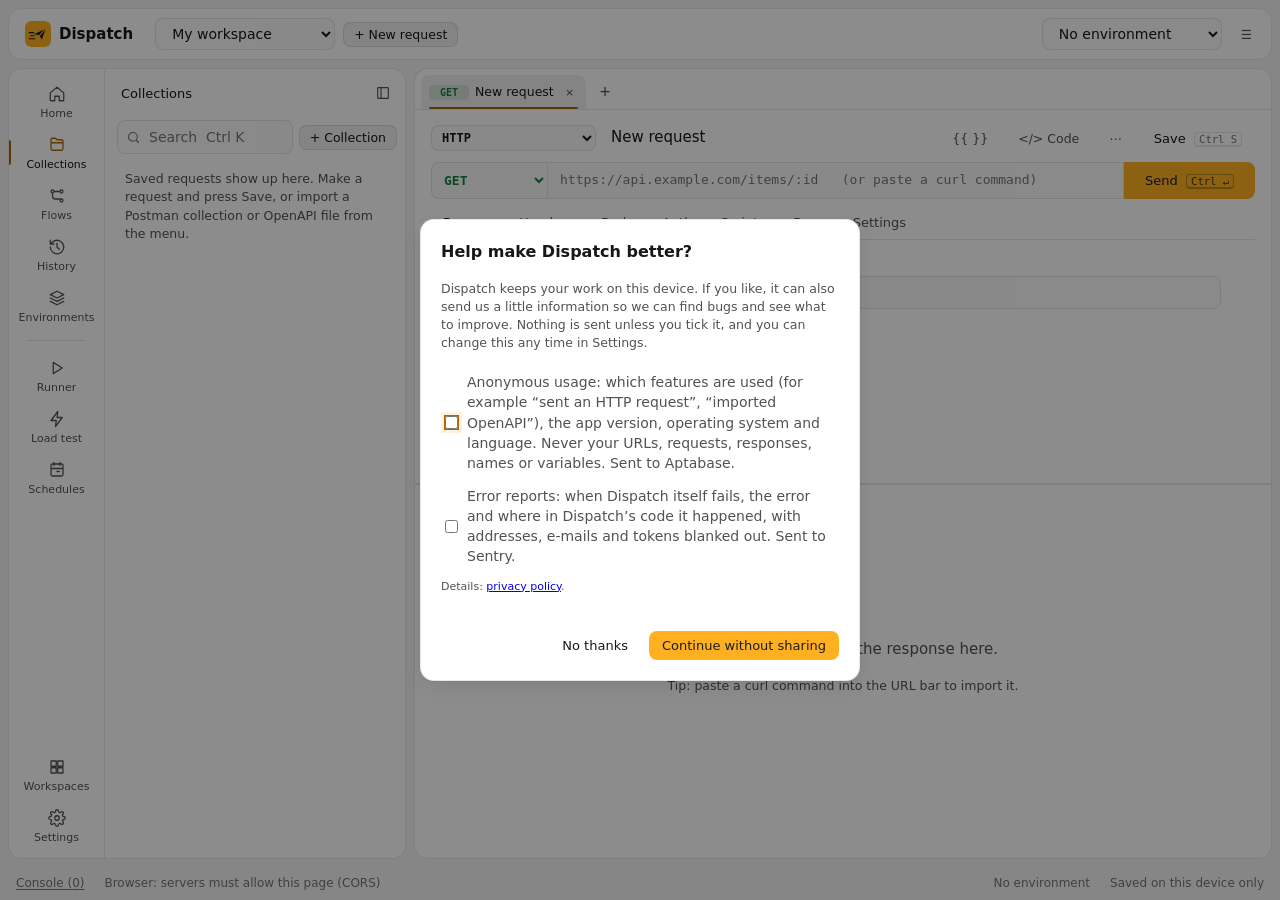
<file: app/index.html>
<!doctype html>
<html lang="en">
  <head>
    <meta charset="UTF-8" />
    <meta name="viewport" content="width=device-width, initial-scale=1" />
    <meta name="color-scheme" content="light dark" />
    <link rel="icon" href="./icon.svg" type="image/svg+xml" />
    <title>Dispatch</title>
    <script type="module" crossorigin src="./assets/index-C4YsaIF5.js"></script>
    <link rel="stylesheet" crossorigin href="./assets/index-CoRZlqRh.css">
  </head>
  <body>
    <div id="root"></div>
  </body>
</html>
</file>
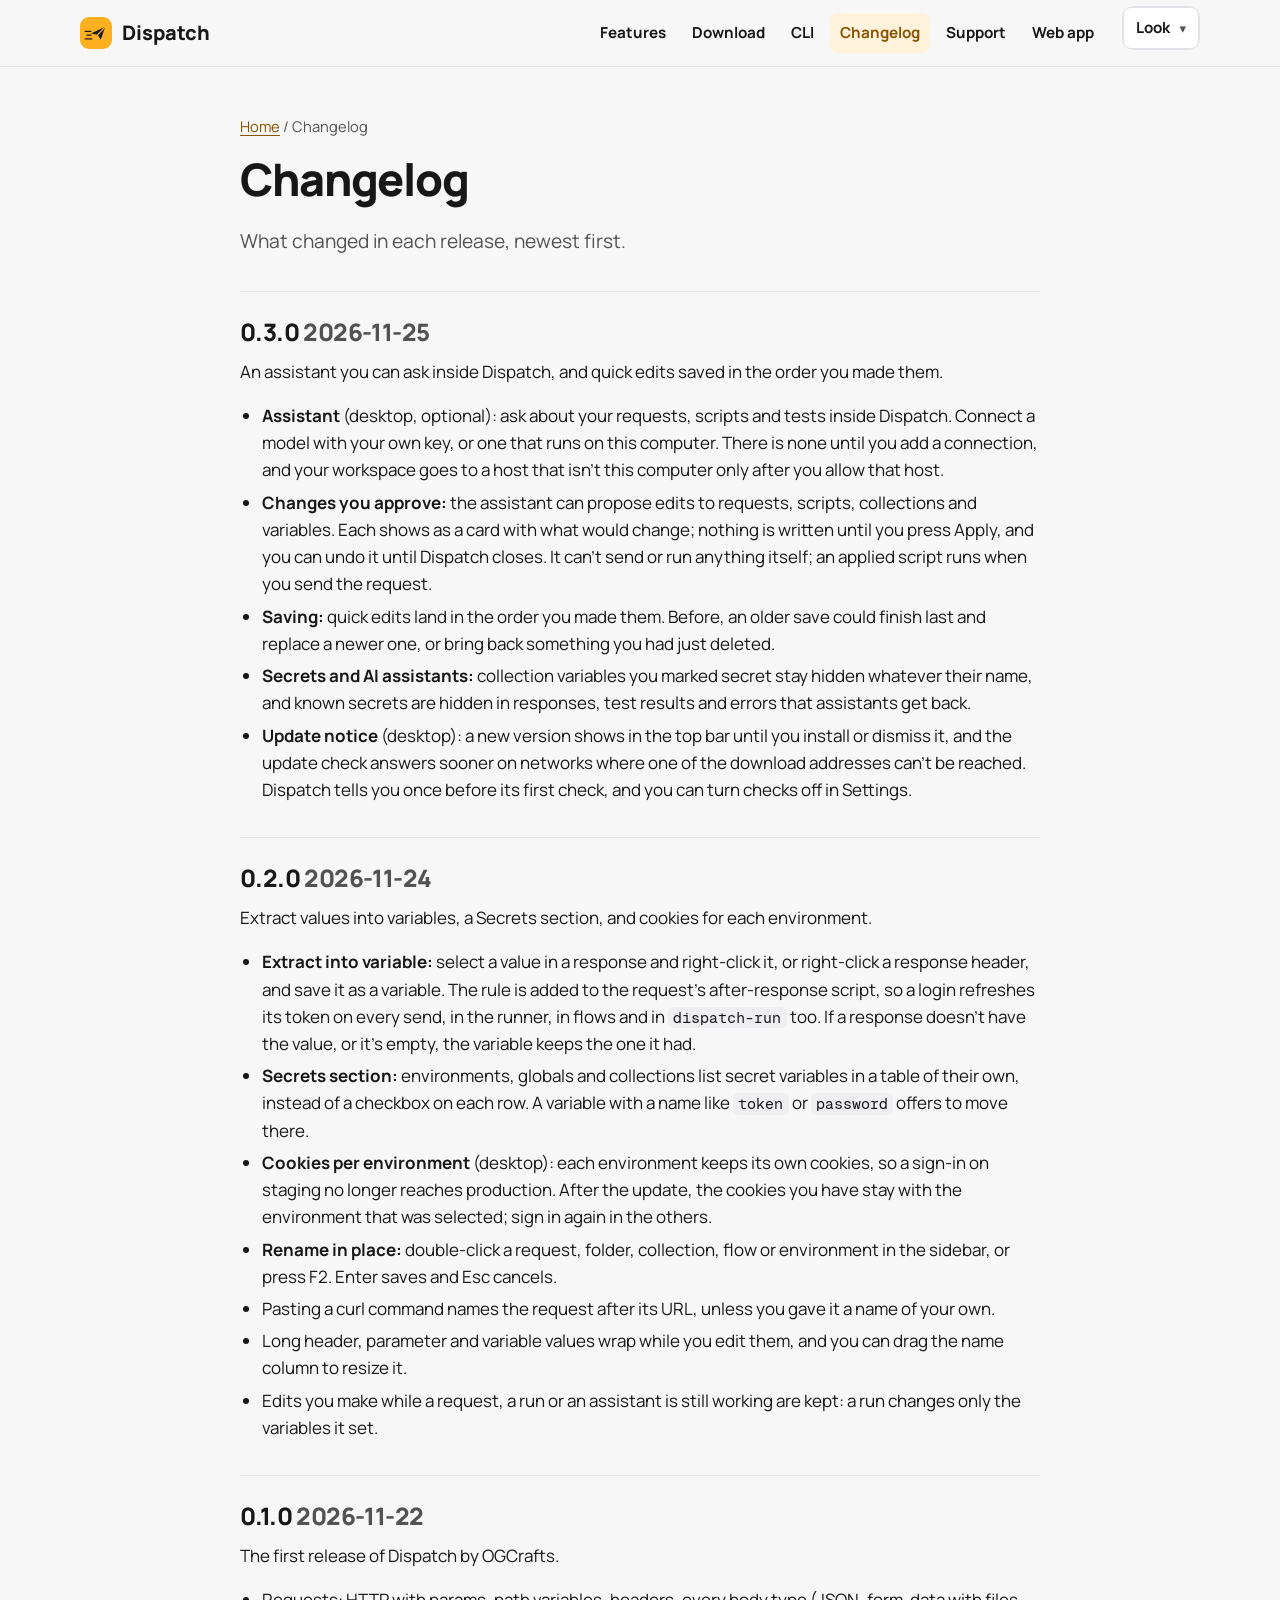
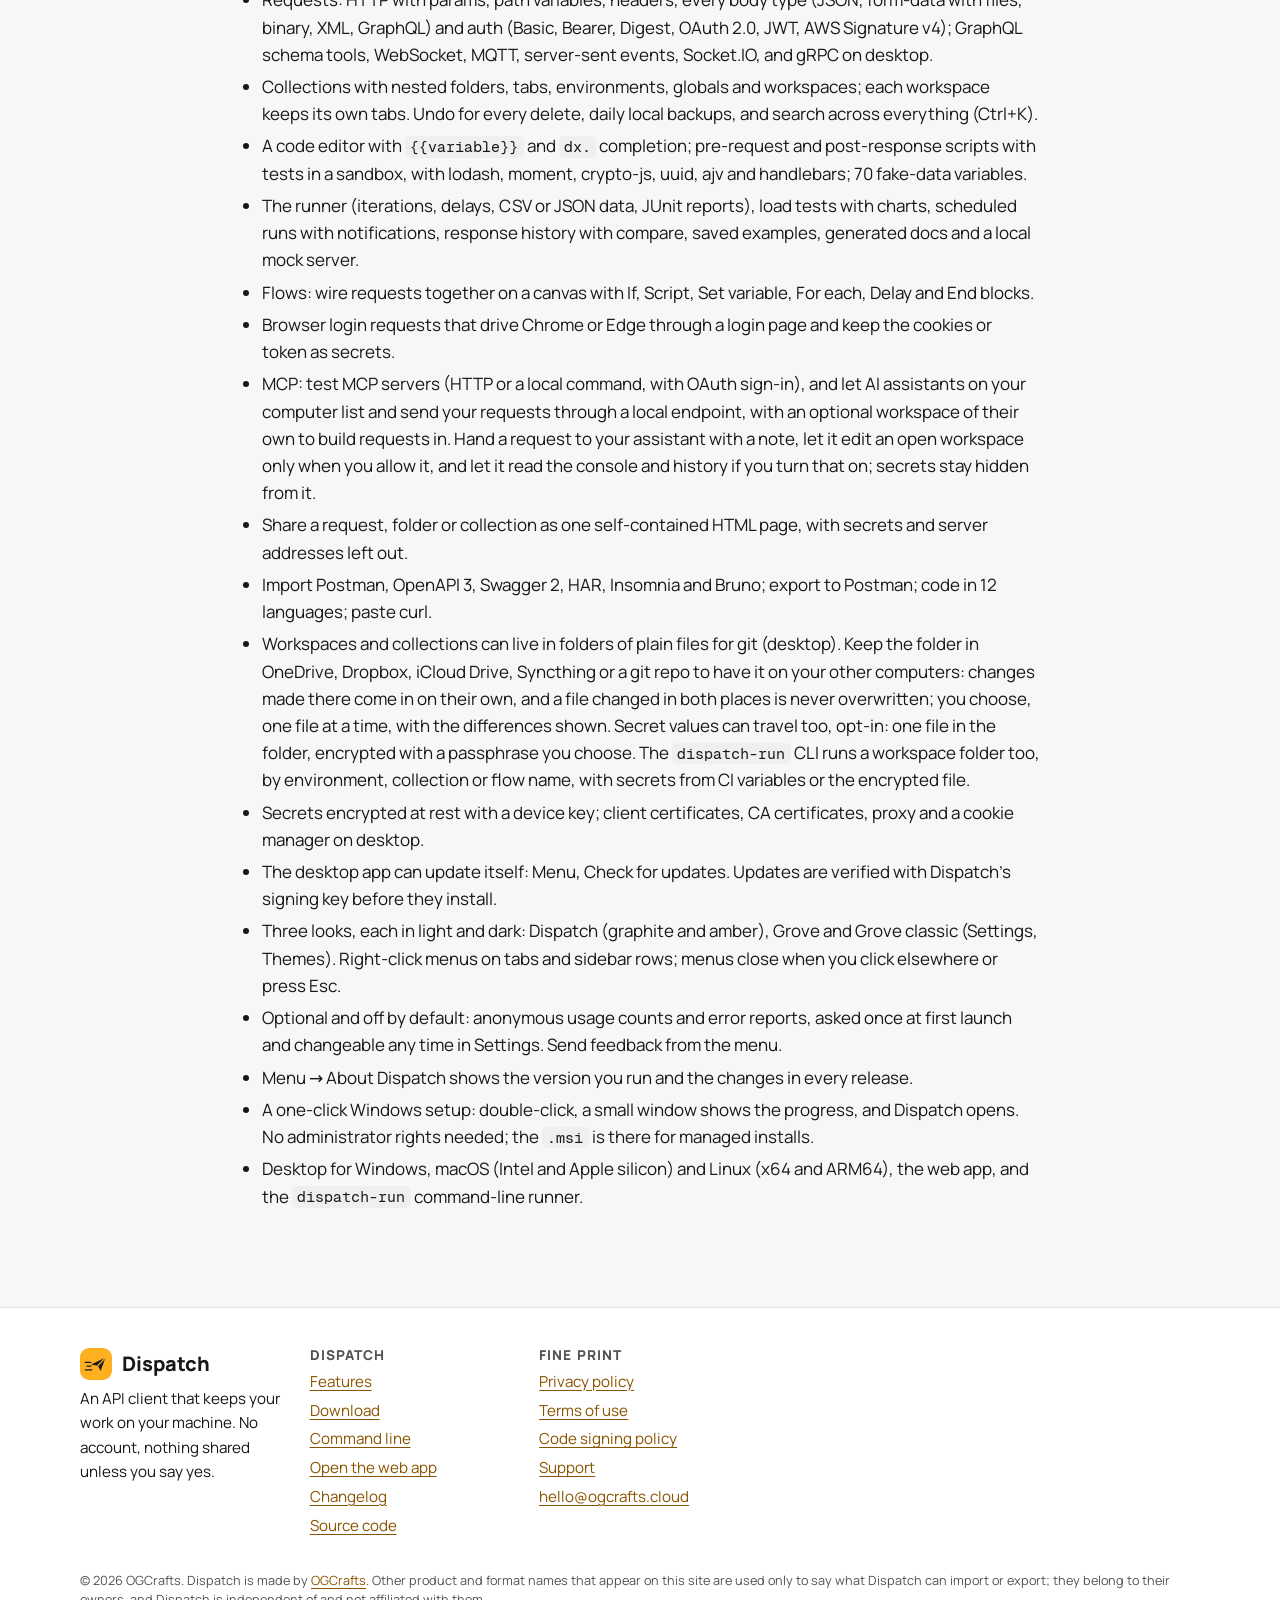
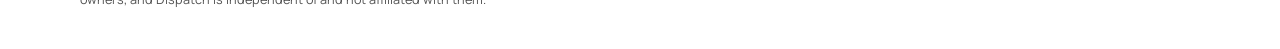
<file: changelog/index.html>
<!doctype html>
<html lang="en"><head><meta charset="utf-8">
<meta name="viewport" content="width=device-width, initial-scale=1">
<title>Changelog | Dispatch</title>
<meta name="description" content="What changed in each Dispatch release.">
<meta name="color-scheme" content="light dark">
<meta name="theme-color" content="#F7F7F8" media="(prefers-color-scheme: light)"><meta name="theme-color" content="#0F0F10" media="(prefers-color-scheme: dark)">
<meta http-equiv="Content-Security-Policy" content="default-src 'self'; script-src 'self'; img-src 'self' data:; media-src 'self'; style-src 'self'; font-src 'self'; base-uri 'self'; form-action 'none'">
<link rel="canonical" href="https://dispatch.ogcrafts.cloud/changelog/">
<link rel="manifest" href="/site.webmanifest">
<link rel="icon" href="/assets/icon.svg" type="image/svg+xml"><link rel="icon" href="/assets/icon-32.png" sizes="32x32" type="image/png"><link rel="apple-touch-icon" href="/assets/icon-180.png">
<link rel="preload" href="/assets/fonts/manrope-latin.woff2" as="font" type="font/woff2" crossorigin>
<meta property="og:type" content="website"><meta property="og:site_name" content="Dispatch"><meta property="og:title" content="Changelog | Dispatch">
<meta property="og:description" content="What changed in each Dispatch release."><meta property="og:url" content="https://dispatch.ogcrafts.cloud/changelog/"><meta property="og:image" content="https://dispatch.ogcrafts.cloud/assets/og.png">
<meta property="og:image:width" content="1200"><meta property="og:image:height" content="630"><meta property="og:image:alt" content="Dispatch by OGCrafts: an API client with no account and no cloud">
<meta name="twitter:card" content="summary_large_image"><meta name="twitter:title" content="Changelog | Dispatch"><meta name="twitter:description" content="What changed in each Dispatch release."><meta name="twitter:image" content="https://dispatch.ogcrafts.cloud/assets/og.png">
<script src="/assets/look.js"></script>
<link rel="stylesheet" href="/assets/site.css">
<script src="/assets/site.js" defer></script>
</head><body>
<a class="skip" href="#main">Skip to content</a>
<header class="site"><div class="wrap"><a class="brand" href="/"><img src="/assets/icon-32.png" width="32" height="32" alt="">Dispatch</a>
<nav class="main" aria-label="Main"><a href="/#features">Features</a><a href="/download/">Download</a><a href="/cli/">CLI</a><a href="/changelog/" aria-current="page">Changelog</a><a href="/support/">Support</a><a href="/app/">Web app</a></nav><details class="lookPicker" hidden><summary aria-label="Look and colours">Look</summary><div class="lookMenu">
<fieldset><legend>Look</legend><label><input type="radio" name="look" value="dispatch"> Dispatch <span class="sw sw-dispatch"></span></label>
<label><input type="radio" name="look" value="grove"> Grove <span class="sw sw-grove"></span></label>
<label><input type="radio" name="look" value="grove-classic"> Grove classic <span class="sw sw-grove"></span></label></fieldset>
<fieldset><legend>Colours</legend><label><input type="radio" name="theme" value="system"> System</label>
<label><input type="radio" name="theme" value="light"> Light</label><label><input type="radio" name="theme" value="dark"> Dark</label></fieldset>
<p>The same looks as in the app (Settings, Themes). Kept in this browser only.</p></div></details></div></header>
<main id="main">
<div class="article"><div class="wrap"><p class="crumbs"><a href="/">Home</a> / Changelog</p><h1>Changelog</h1><p class="lead">What changed in each release, newest first.</p><div class="release"><h2 id="v0-3-0">0.3.0 <span class="muted">2026-11-25</span></h2><p>An assistant you can ask inside Dispatch, and quick edits saved in the order you made them.</p><ul><li><strong>Assistant</strong> (desktop, optional): ask about your requests, scripts and tests inside Dispatch. Connect a model with your own key, or one that runs on this computer. There is none until you add a connection, and your workspace goes to a host that isn’t this computer only after you allow that host.</li><li><strong>Changes you approve:</strong> the assistant can propose edits to requests, scripts, collections and variables. Each shows as a card with what would change; nothing is written until you press Apply, and you can undo it until Dispatch closes. It can’t send or run anything itself; an applied script runs when you send the request.</li><li><strong>Saving:</strong> quick edits land in the order you made them. Before, an older save could finish last and replace a newer one, or bring back something you had just deleted.</li><li><strong>Secrets and AI assistants:</strong> collection variables you marked secret stay hidden whatever their name, and known secrets are hidden in responses, test results and errors that assistants get back.</li><li><strong>Update notice</strong> (desktop): a new version shows in the top bar until you install or dismiss it, and the update check answers sooner on networks where one of the download addresses can’t be reached. Dispatch tells you once before its first check, and you can turn checks off in Settings.</li></ul></div><div class="release"><h2 id="v0-2-0">0.2.0 <span class="muted">2026-11-24</span></h2><p>Extract values into variables, a Secrets section, and cookies for each environment.</p><ul><li><strong>Extract into variable:</strong> select a value in a response and right-click it, or right-click a response header, and save it as a variable. The rule is added to the request's after-response script, so a login refreshes its token on every send, in the runner, in flows and in <code>dispatch-run</code> too. If a response doesn't have the value, or it's empty, the variable keeps the one it had.</li><li><strong>Secrets section:</strong> environments, globals and collections list secret variables in a table of their own, instead of a checkbox on each row. A variable with a name like <code>token</code> or <code>password</code> offers to move there.</li><li><strong>Cookies per environment</strong> (desktop): each environment keeps its own cookies, so a sign-in on staging no longer reaches production. After the update, the cookies you have stay with the environment that was selected; sign in again in the others.</li><li><strong>Rename in place:</strong> double-click a request, folder, collection, flow or environment in the sidebar, or press F2. Enter saves and Esc cancels.</li><li>Pasting a curl command names the request after its URL, unless you gave it a name of your own.</li><li>Long header, parameter and variable values wrap while you edit them, and you can drag the name column to resize it.</li><li>Edits you make while a request, a run or an assistant is still working are kept: a run changes only the variables it set.</li></ul></div><div class="release"><h2 id="v0-1-0">0.1.0 <span class="muted">2026-11-22</span></h2><p>The first release of Dispatch by OGCrafts.</p><ul><li>Requests: HTTP with params, path variables, headers, every body type (JSON, form-data with files, binary, XML, GraphQL) and auth (Basic, Bearer, Digest, OAuth 2.0, JWT, AWS Signature v4); GraphQL schema tools, WebSocket, MQTT, server-sent events, Socket.IO, and gRPC on desktop.</li><li>Collections with nested folders, tabs, environments, globals and workspaces; each workspace keeps its own tabs. Undo for every delete, daily local backups, and search across everything (Ctrl+K).</li><li>A code editor with <code>{{variable}}</code> and <code>dx.</code> completion; pre-request and post-response scripts with tests in a sandbox, with lodash, moment, crypto-js, uuid, ajv and handlebars; 70 fake-data variables.</li><li>The runner (iterations, delays, CSV or JSON data, JUnit reports), load tests with charts, scheduled runs with notifications, response history with compare, saved examples, generated docs and a local mock server.</li><li>Flows: wire requests together on a canvas with If, Script, Set variable, For each, Delay and End blocks.</li><li>Browser login requests that drive Chrome or Edge through a login page and keep the cookies or token as secrets.</li><li>MCP: test MCP servers (HTTP or a local command, with OAuth sign-in), and let AI assistants on your computer list and send your requests through a local endpoint, with an optional workspace of their own to build requests in. Hand a request to your assistant with a note, let it edit an open workspace only when you allow it, and let it read the console and history if you turn that on; secrets stay hidden from it.</li><li>Share a request, folder or collection as one self-contained HTML page, with secrets and server addresses left out.</li><li>Import Postman, OpenAPI 3, Swagger 2, HAR, Insomnia and Bruno; export to Postman; code in 12 languages; paste curl.</li><li>Workspaces and collections can live in folders of plain files for git (desktop). Keep the folder in OneDrive, Dropbox, iCloud Drive, Syncthing or a git repo to have it on your other computers: changes made there come in on their own, and a file changed in both places is never overwritten; you choose, one file at a time, with the differences shown. Secret values can travel too, opt-in: one file in the folder, encrypted with a passphrase you choose. The <code>dispatch-run</code> CLI runs a workspace folder too, by environment, collection or flow name, with secrets from CI variables or the encrypted file.</li><li>Secrets encrypted at rest with a device key; client certificates, CA certificates, proxy and a cookie manager on desktop.</li><li>The desktop app can update itself: Menu, Check for updates. Updates are verified with Dispatch’s signing key before they install.</li><li>Three looks, each in light and dark: Dispatch (graphite and amber), Grove and Grove classic (Settings, Themes). Right-click menus on tabs and sidebar rows; menus close when you click elsewhere or press Esc.</li><li>Optional and off by default: anonymous usage counts and error reports, asked once at first launch and changeable any time in Settings. Send feedback from the menu.</li><li>Menu → About Dispatch shows the version you run and the changes in every release.</li><li>A one-click Windows setup: double-click, a small window shows the progress, and Dispatch opens. No administrator rights needed; the <code>.msi</code> is there for managed installs.</li><li>Desktop for Windows, macOS (Intel and Apple silicon) and Linux (x64 and ARM64), the web app, and the <code>dispatch-run</code> command-line runner.</li></ul></div></div></div>
</main>
<footer class="site"><div class="wrap">
<div><a class="brand" href="/"><img src="/assets/icon-32.png" width="32" height="32" alt="">Dispatch</a>
<p>An API client that keeps your work on your machine. No account, nothing shared unless you say yes.</p></div>
<div><h2>Dispatch</h2><ul><li><a href="/#features">Features</a></li><li><a href="/download/">Download</a></li><li><a href="/cli/">Command line</a></li><li><a href="/app/">Open the web app</a></li><li><a href="/changelog/">Changelog</a></li><li><a href="https://github.com/og-crafts/dispatch">Source code</a></li></ul></div>
<div><h2>Fine print</h2><ul><li><a href="/privacy/">Privacy policy</a></li><li><a href="/terms/">Terms of use</a></li><li><a href="/code-signing/">Code signing policy</a></li><li><a href="/support/">Support</a></li><li><a href="mailto:hello@ogcrafts.cloud">hello@ogcrafts.cloud</a></li></ul></div>
<small>&copy; 2026 OGCrafts. Dispatch is made by <a href="https://ogcrafts.cloud">OGCrafts</a>. Other product and format names that appear on this site are used only to say what Dispatch can import or export; they belong to their owners, and Dispatch is independent of and not affiliated with them.</small>
</div></footer></body></html>
</file>
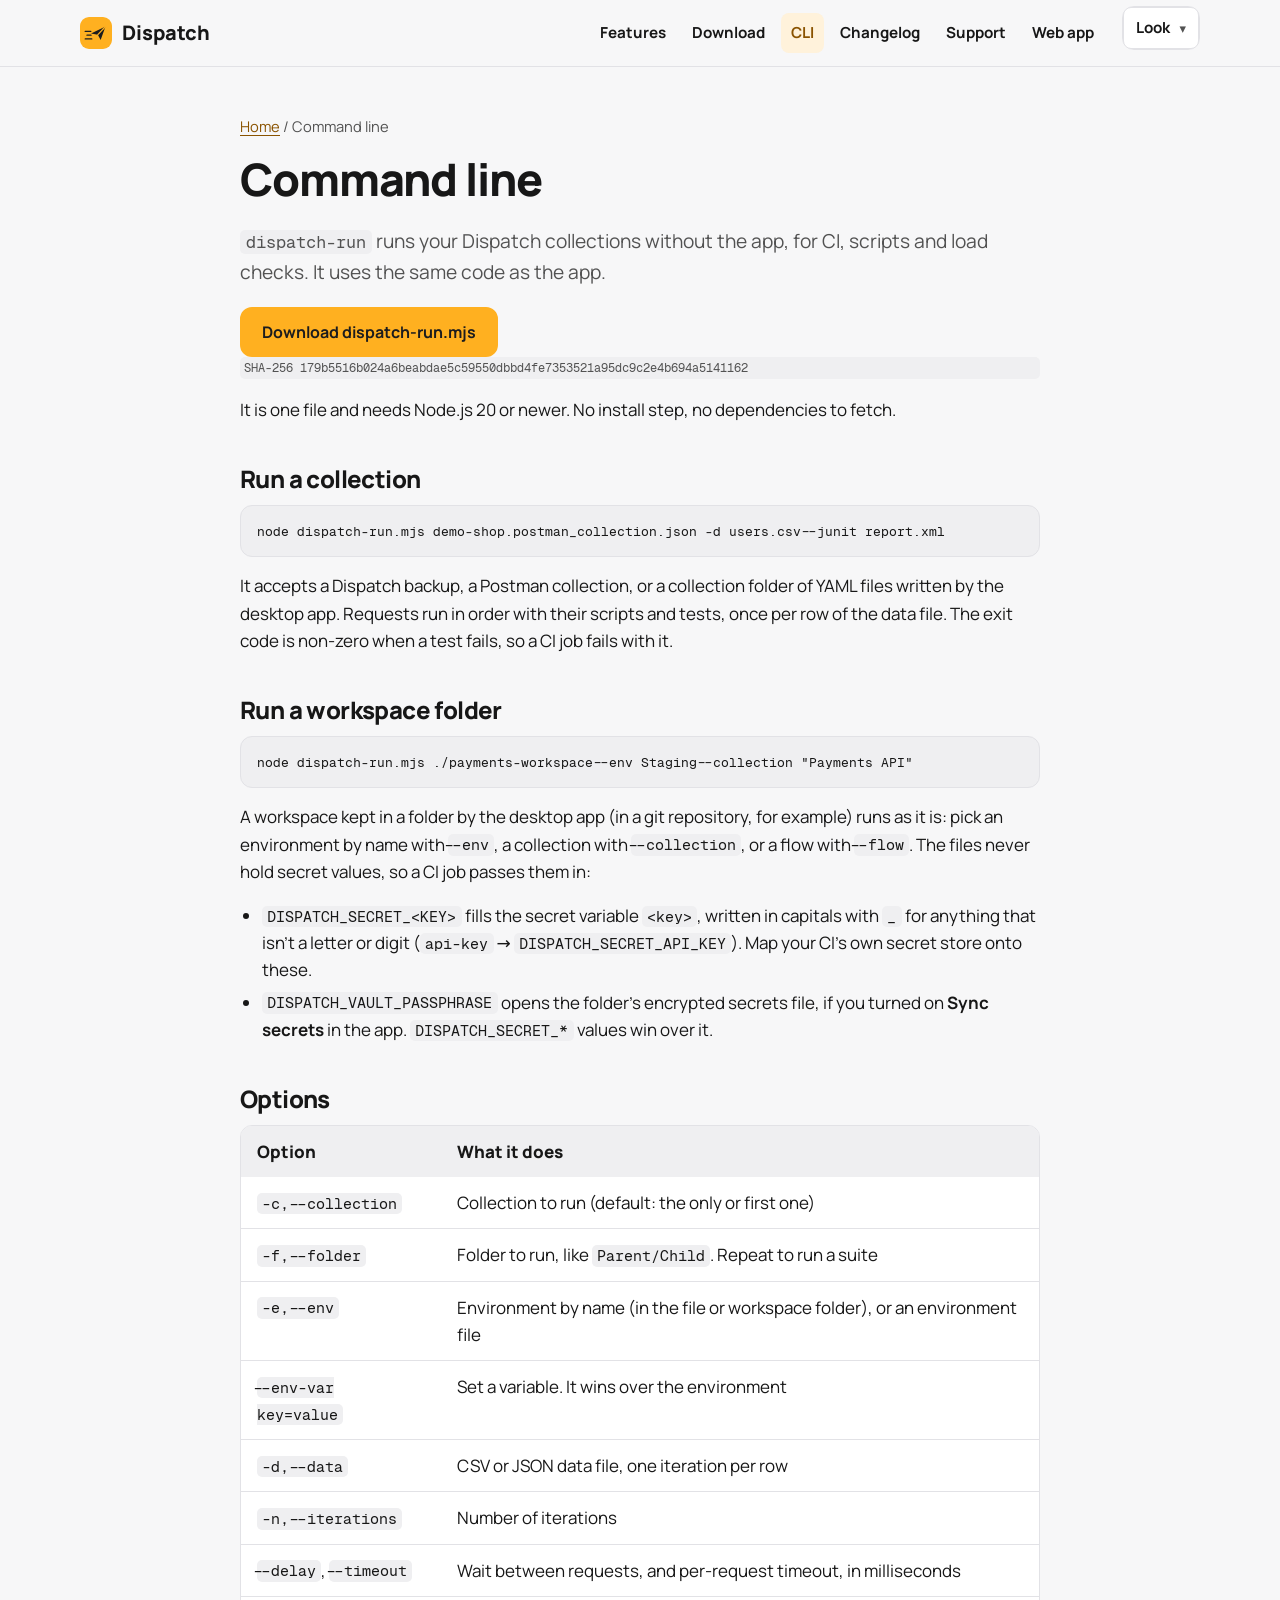
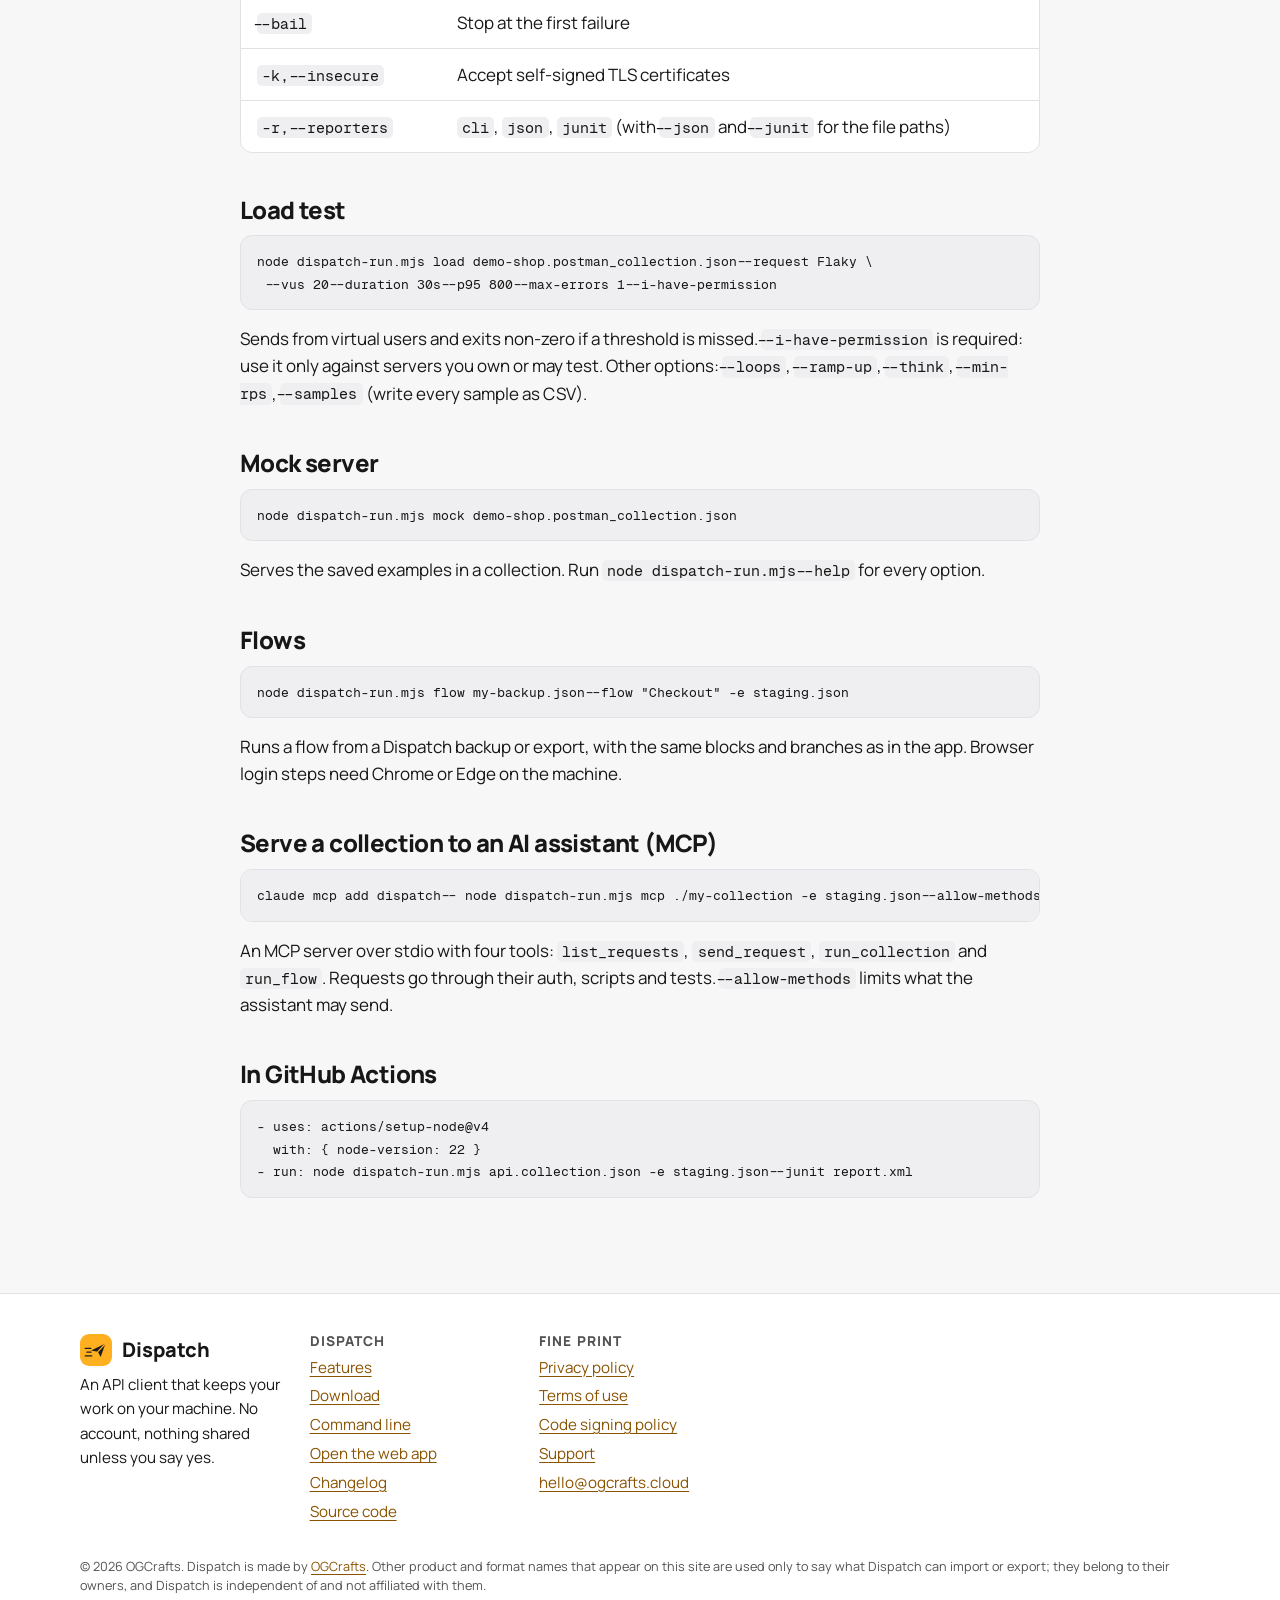
<file: cli/index.html>
<!doctype html>
<html lang="en"><head><meta charset="utf-8">
<meta name="viewport" content="width=device-width, initial-scale=1">
<title>Command line | Dispatch</title>
<meta name="description" content="dispatch-run runs Dispatch collections, load tests and mock servers from the command line and in CI.">
<meta name="color-scheme" content="light dark">
<meta name="theme-color" content="#F7F7F8" media="(prefers-color-scheme: light)"><meta name="theme-color" content="#0F0F10" media="(prefers-color-scheme: dark)">
<meta http-equiv="Content-Security-Policy" content="default-src 'self'; script-src 'self'; img-src 'self' data:; media-src 'self'; style-src 'self'; font-src 'self'; base-uri 'self'; form-action 'none'">
<link rel="canonical" href="https://dispatch.ogcrafts.cloud/cli/">
<link rel="manifest" href="/site.webmanifest">
<link rel="icon" href="/assets/icon.svg" type="image/svg+xml"><link rel="icon" href="/assets/icon-32.png" sizes="32x32" type="image/png"><link rel="apple-touch-icon" href="/assets/icon-180.png">
<link rel="preload" href="/assets/fonts/manrope-latin.woff2" as="font" type="font/woff2" crossorigin>
<meta property="og:type" content="website"><meta property="og:site_name" content="Dispatch"><meta property="og:title" content="Command line | Dispatch">
<meta property="og:description" content="dispatch-run runs Dispatch collections, load tests and mock servers from the command line and in CI."><meta property="og:url" content="https://dispatch.ogcrafts.cloud/cli/"><meta property="og:image" content="https://dispatch.ogcrafts.cloud/assets/og.png">
<meta property="og:image:width" content="1200"><meta property="og:image:height" content="630"><meta property="og:image:alt" content="Dispatch by OGCrafts: an API client with no account and no cloud">
<meta name="twitter:card" content="summary_large_image"><meta name="twitter:title" content="Command line | Dispatch"><meta name="twitter:description" content="dispatch-run runs Dispatch collections, load tests and mock servers from the command line and in CI."><meta name="twitter:image" content="https://dispatch.ogcrafts.cloud/assets/og.png">
<script src="/assets/look.js"></script>
<link rel="stylesheet" href="/assets/site.css">
<script src="/assets/site.js" defer></script>
</head><body>
<a class="skip" href="#main">Skip to content</a>
<header class="site"><div class="wrap"><a class="brand" href="/"><img src="/assets/icon-32.png" width="32" height="32" alt="">Dispatch</a>
<nav class="main" aria-label="Main"><a href="/#features">Features</a><a href="/download/">Download</a><a href="/cli/" aria-current="page">CLI</a><a href="/changelog/">Changelog</a><a href="/support/">Support</a><a href="/app/">Web app</a></nav><details class="lookPicker" hidden><summary aria-label="Look and colours">Look</summary><div class="lookMenu">
<fieldset><legend>Look</legend><label><input type="radio" name="look" value="dispatch"> Dispatch <span class="sw sw-dispatch"></span></label>
<label><input type="radio" name="look" value="grove"> Grove <span class="sw sw-grove"></span></label>
<label><input type="radio" name="look" value="grove-classic"> Grove classic <span class="sw sw-grove"></span></label></fieldset>
<fieldset><legend>Colours</legend><label><input type="radio" name="theme" value="system"> System</label>
<label><input type="radio" name="theme" value="light"> Light</label><label><input type="radio" name="theme" value="dark"> Dark</label></fieldset>
<p>The same looks as in the app (Settings, Themes). Kept in this browser only.</p></div></details></div></header>
<main id="main">
<div class="article"><div class="wrap"><p class="crumbs"><a href="/">Home</a> / Command line</p><h1>Command line</h1>
<p class="lead"><code>dispatch-run</code> runs your Dispatch collections without the app, for CI, scripts and load checks. It uses the same code as the app.</p>
<p><a class="btn primary" href="/downloads/dispatch-run.mjs" download>Download dispatch-run.mjs</a><code class="hash">SHA-256 179b5516b024a6beabdae5c59550dbbd4fe7353521a95dc9c2e4b694a5141162</code></p>
<p>It is one file and needs Node.js 20 or newer. No install step, no dependencies to fetch.</p>
<h2>Run a collection</h2>
<pre><code>node dispatch-run.mjs demo-shop.postman_collection.json -d users.csv --junit report.xml</code></pre>
<p>It accepts a Dispatch backup, a Postman collection, or a collection folder of YAML files written by the desktop app. Requests run in order with their scripts and tests, once per row of the data file. The exit code is non-zero when a test fails, so a CI job fails with it.</p>
<h2>Run a workspace folder</h2>
<pre><code>node dispatch-run.mjs ./payments-workspace --env Staging --collection "Payments API"</code></pre>
<p>A workspace kept in a folder by the desktop app (in a git repository, for example) runs as it is: pick an environment by name with <code>--env</code>, a collection with <code>--collection</code>, or a flow with <code>--flow</code>. The files never hold secret values, so a CI job passes them in:</p>
<ul><li><code>DISPATCH_SECRET_&lt;KEY&gt;</code> fills the secret variable <code>&lt;key&gt;</code>, written in capitals with <code>_</code> for anything that isn’t a letter or digit (<code>api-key</code> → <code>DISPATCH_SECRET_API_KEY</code>). Map your CI’s own secret store onto these.</li>
<li><code>DISPATCH_VAULT_PASSPHRASE</code> opens the folder’s encrypted secrets file, if you turned on <strong>Sync secrets</strong> in the app. <code>DISPATCH_SECRET_*</code> values win over it.</li></ul>
<h2>Options</h2>
<div class="table-wrap"><table><thead><tr><th scope="col">Option</th><th scope="col">What it does</th></tr></thead><tbody>
<tr><td><code>-c, --collection</code></td><td>Collection to run (default: the only or first one)</td></tr>
<tr><td><code>-f, --folder</code></td><td>Folder to run, like <code>Parent/Child</code>. Repeat to run a suite</td></tr>
<tr><td><code>-e, --env</code></td><td>Environment by name (in the file or workspace folder), or an environment file</td></tr>
<tr><td><code>--env-var key=value</code></td><td>Set a variable. It wins over the environment</td></tr>
<tr><td><code>-d, --data</code></td><td>CSV or JSON data file, one iteration per row</td></tr>
<tr><td><code>-n, --iterations</code></td><td>Number of iterations</td></tr>
<tr><td><code>--delay</code>, <code>--timeout</code></td><td>Wait between requests, and per-request timeout, in milliseconds</td></tr>
<tr><td><code>--bail</code></td><td>Stop at the first failure</td></tr>
<tr><td><code>-k, --insecure</code></td><td>Accept self-signed TLS certificates</td></tr>
<tr><td><code>-r, --reporters</code></td><td><code>cli</code>, <code>json</code>, <code>junit</code> (with <code>--json</code> and <code>--junit</code> for the file paths)</td></tr>
</tbody></table></div>
<h2>Load test</h2>
<pre><code>node dispatch-run.mjs load demo-shop.postman_collection.json --request Flaky \
  --vus 20 --duration 30s --p95 800 --max-errors 1 --i-have-permission</code></pre>
<p>Sends from virtual users and exits non-zero if a threshold is missed. <code>--i-have-permission</code> is required: use it only against servers you own or may test. Other options: <code>--loops</code>, <code>--ramp-up</code>, <code>--think</code>, <code>--min-rps</code>, <code>--samples</code> (write every sample as CSV).</p>
<h2>Mock server</h2>
<pre><code>node dispatch-run.mjs mock demo-shop.postman_collection.json</code></pre>
<p>Serves the saved examples in a collection. Run <code>node dispatch-run.mjs --help</code> for every option.</p>
<h2>Flows</h2>
<pre><code>node dispatch-run.mjs flow my-backup.json --flow "Checkout" -e staging.json</code></pre>
<p>Runs a flow from a Dispatch backup or export, with the same blocks and branches as in the app. Browser login steps need Chrome or Edge on the machine.</p>
<h2>Serve a collection to an AI assistant (MCP)</h2>
<pre><code>claude mcp add dispatch -- node dispatch-run.mjs mcp ./my-collection -e staging.json --allow-methods GET,HEAD</code></pre>
<p>An MCP server over stdio with four tools: <code>list_requests</code>, <code>send_request</code>, <code>run_collection</code> and <code>run_flow</code>. Requests go through their auth, scripts and tests. <code>--allow-methods</code> limits what the assistant may send.</p>
<h2>In GitHub Actions</h2>
<pre><code>- uses: actions/setup-node@v4
  with: { node-version: 22 }
- run: node dispatch-run.mjs api.collection.json -e staging.json --junit report.xml</code></pre></div></div>
</main>
<footer class="site"><div class="wrap">
<div><a class="brand" href="/"><img src="/assets/icon-32.png" width="32" height="32" alt="">Dispatch</a>
<p>An API client that keeps your work on your machine. No account, nothing shared unless you say yes.</p></div>
<div><h2>Dispatch</h2><ul><li><a href="/#features">Features</a></li><li><a href="/download/">Download</a></li><li><a href="/cli/">Command line</a></li><li><a href="/app/">Open the web app</a></li><li><a href="/changelog/">Changelog</a></li><li><a href="https://github.com/og-crafts/dispatch">Source code</a></li></ul></div>
<div><h2>Fine print</h2><ul><li><a href="/privacy/">Privacy policy</a></li><li><a href="/terms/">Terms of use</a></li><li><a href="/code-signing/">Code signing policy</a></li><li><a href="/support/">Support</a></li><li><a href="mailto:hello@ogcrafts.cloud">hello@ogcrafts.cloud</a></li></ul></div>
<small>&copy; 2026 OGCrafts. Dispatch is made by <a href="https://ogcrafts.cloud">OGCrafts</a>. Other product and format names that appear on this site are used only to say what Dispatch can import or export; they belong to their owners, and Dispatch is independent of and not affiliated with them.</small>
</div></footer></body></html>
</file>
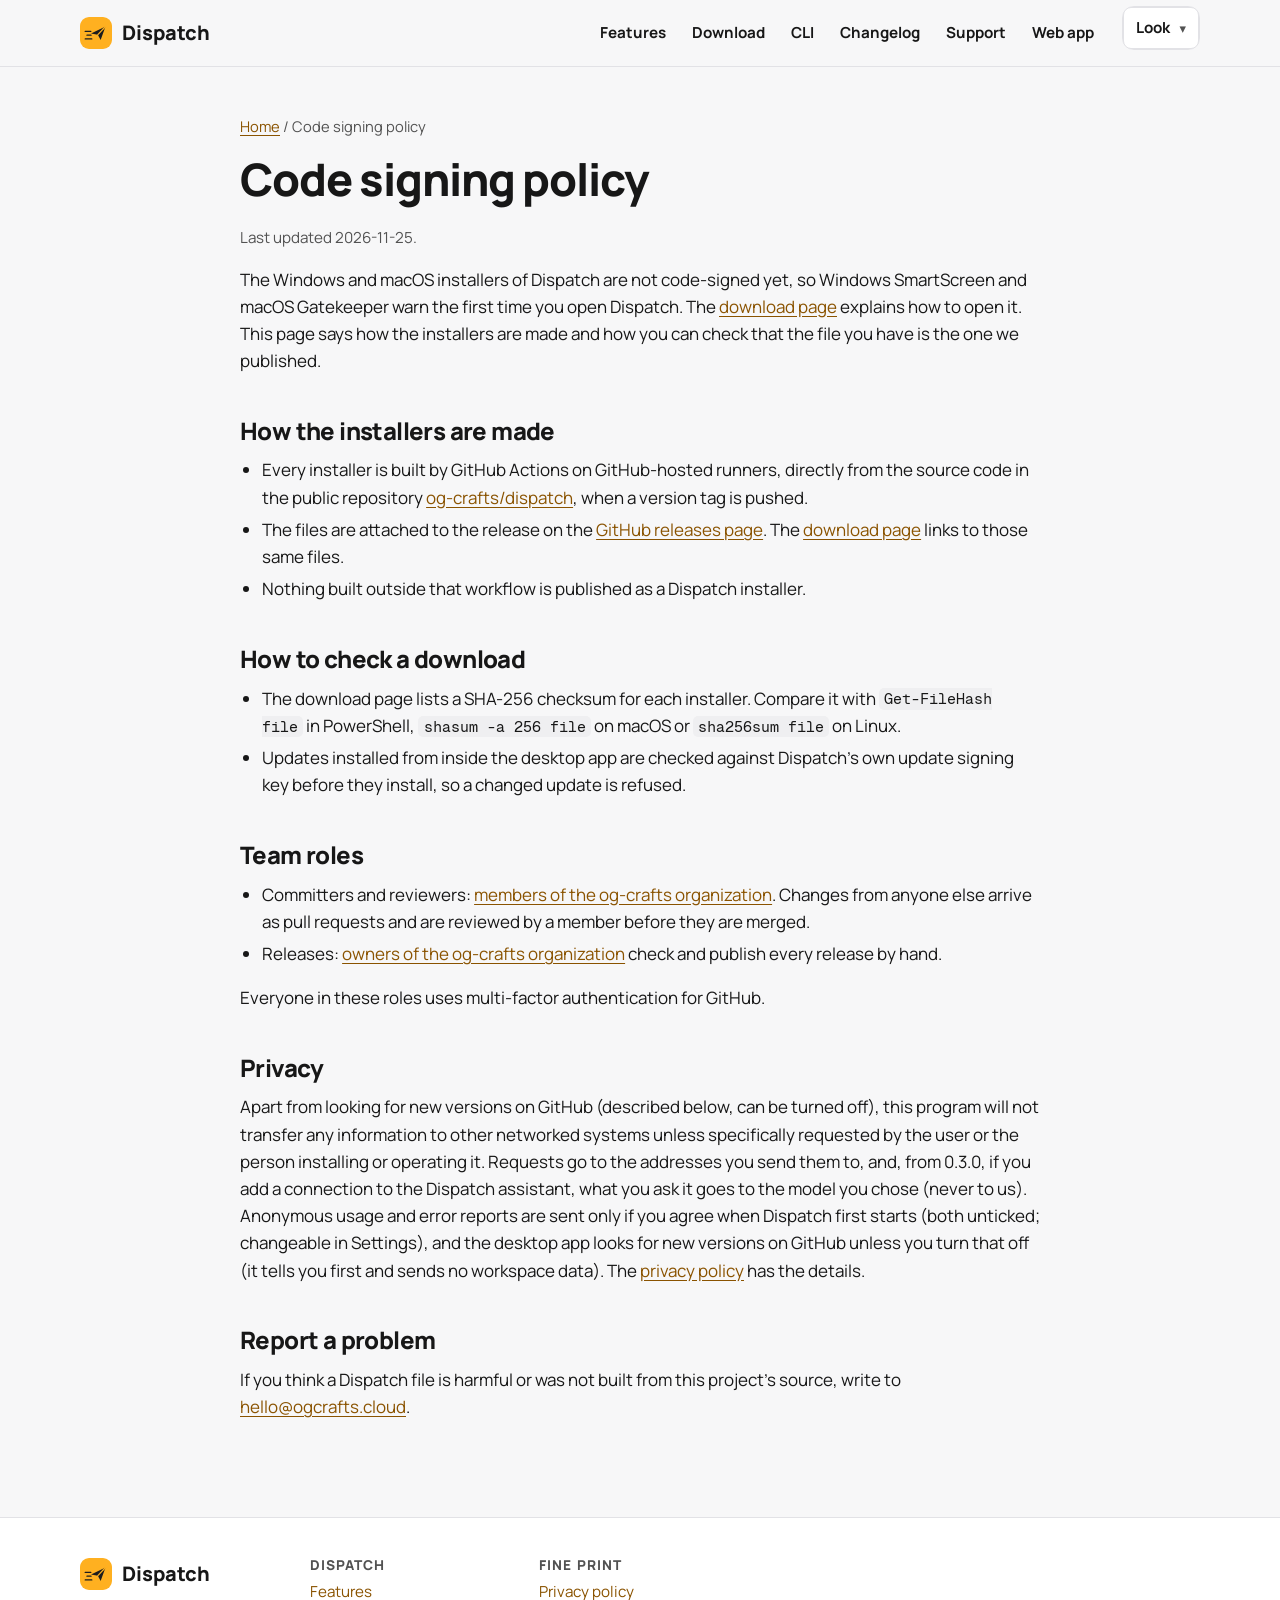
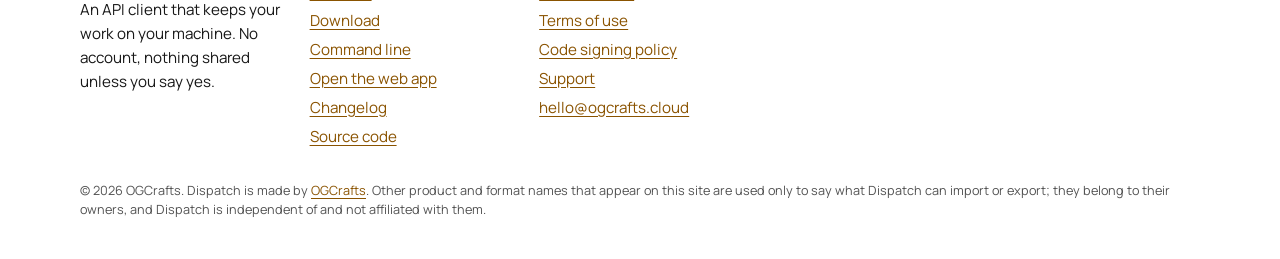
<file: code-signing/index.html>
<!doctype html>
<html lang="en"><head><meta charset="utf-8">
<meta name="viewport" content="width=device-width, initial-scale=1">
<title>Code signing policy | Dispatch</title>
<meta name="description" content="How Dispatch&#x27;s installers are built, how to check a download, and who publishes releases.">
<meta name="color-scheme" content="light dark">
<meta name="theme-color" content="#F7F7F8" media="(prefers-color-scheme: light)"><meta name="theme-color" content="#0F0F10" media="(prefers-color-scheme: dark)">
<meta http-equiv="Content-Security-Policy" content="default-src 'self'; script-src 'self'; img-src 'self' data:; media-src 'self'; style-src 'self'; font-src 'self'; base-uri 'self'; form-action 'none'">
<link rel="canonical" href="https://dispatch.ogcrafts.cloud/code-signing/">
<link rel="manifest" href="/site.webmanifest">
<link rel="icon" href="/assets/icon.svg" type="image/svg+xml"><link rel="icon" href="/assets/icon-32.png" sizes="32x32" type="image/png"><link rel="apple-touch-icon" href="/assets/icon-180.png">
<link rel="preload" href="/assets/fonts/manrope-latin.woff2" as="font" type="font/woff2" crossorigin>
<meta property="og:type" content="website"><meta property="og:site_name" content="Dispatch"><meta property="og:title" content="Code signing policy | Dispatch">
<meta property="og:description" content="How Dispatch&#x27;s installers are built, how to check a download, and who publishes releases."><meta property="og:url" content="https://dispatch.ogcrafts.cloud/code-signing/"><meta property="og:image" content="https://dispatch.ogcrafts.cloud/assets/og.png">
<meta property="og:image:width" content="1200"><meta property="og:image:height" content="630"><meta property="og:image:alt" content="Dispatch by OGCrafts: an API client with no account and no cloud">
<meta name="twitter:card" content="summary_large_image"><meta name="twitter:title" content="Code signing policy | Dispatch"><meta name="twitter:description" content="How Dispatch&#x27;s installers are built, how to check a download, and who publishes releases."><meta name="twitter:image" content="https://dispatch.ogcrafts.cloud/assets/og.png">
<script src="/assets/look.js"></script>
<link rel="stylesheet" href="/assets/site.css">
<script src="/assets/site.js" defer></script>
</head><body>
<a class="skip" href="#main">Skip to content</a>
<header class="site"><div class="wrap"><a class="brand" href="/"><img src="/assets/icon-32.png" width="32" height="32" alt="">Dispatch</a>
<nav class="main" aria-label="Main"><a href="/#features">Features</a><a href="/download/">Download</a><a href="/cli/">CLI</a><a href="/changelog/">Changelog</a><a href="/support/">Support</a><a href="/app/">Web app</a></nav><details class="lookPicker" hidden><summary aria-label="Look and colours">Look</summary><div class="lookMenu">
<fieldset><legend>Look</legend><label><input type="radio" name="look" value="dispatch"> Dispatch <span class="sw sw-dispatch"></span></label>
<label><input type="radio" name="look" value="grove"> Grove <span class="sw sw-grove"></span></label>
<label><input type="radio" name="look" value="grove-classic"> Grove classic <span class="sw sw-grove"></span></label></fieldset>
<fieldset><legend>Colours</legend><label><input type="radio" name="theme" value="system"> System</label>
<label><input type="radio" name="theme" value="light"> Light</label><label><input type="radio" name="theme" value="dark"> Dark</label></fieldset>
<p>The same looks as in the app (Settings, Themes). Kept in this browser only.</p></div></details></div></header>
<main id="main">
<div class="article"><div class="wrap"><p class="crumbs"><a href="/">Home</a> / Code signing policy</p><h1>Code signing policy</h1><p class="updated">Last updated 2026-11-25.</p>
<p>The Windows and macOS installers of Dispatch are not code-signed yet, so Windows SmartScreen and macOS Gatekeeper warn the first time you open Dispatch. The <a href="/download/#unsigned">download page</a> explains how to open it. This page says how the installers are made and how you can check that the file you have is the one we published.</p>
<h2>How the installers are made</h2>
<ul><li>Every installer is built by GitHub Actions on GitHub-hosted runners, directly from the source code in the public repository <a href="https://github.com/og-crafts/dispatch">og-crafts/dispatch</a>, when a version tag is pushed.</li>
<li>The files are attached to the release on the <a href="https://github.com/og-crafts/dispatch/releases">GitHub releases page</a>. The <a href="/download/">download page</a> links to those same files.</li>
<li>Nothing built outside that workflow is published as a Dispatch installer.</li></ul>
<h2>How to check a download</h2>
<ul><li>The download page lists a SHA-256 checksum for each installer. Compare it with <code>Get-FileHash file</code> in PowerShell, <code>shasum -a 256 file</code> on macOS or <code>sha256sum file</code> on Linux.</li>
<li>Updates installed from inside the desktop app are checked against Dispatch&rsquo;s own update signing key before they install, so a changed update is refused.</li></ul>
<h2>Team roles</h2>
<ul><li>Committers and reviewers: <a href="https://github.com/orgs/og-crafts/people">members of the og-crafts organization</a>. Changes from anyone else arrive as pull requests and are reviewed by a member before they are merged.</li>
<li>Releases: <a href="https://github.com/orgs/og-crafts/people?query=role%3Aowner">owners of the og-crafts organization</a> check and publish every release by hand.</li></ul>
<p>Everyone in these roles uses multi-factor authentication for GitHub.</p>
<h2>Privacy</h2>
<p>Apart from looking for new versions on GitHub (described below, can be turned off), this program will not transfer any information to other networked systems unless specifically requested by the user or the person installing or operating it. Requests go to the addresses you send them to, and, from 0.3.0, if you add a connection to the Dispatch assistant, what you ask it goes to the model you chose (never to us). Anonymous usage and error reports are sent only if you agree when Dispatch first starts (both unticked; changeable in Settings), and the desktop app looks for new versions on GitHub unless you turn that off (it tells you first and sends no workspace data). The <a href="/privacy/">privacy policy</a> has the details.</p>
<h2>Report a problem</h2>
<p>If you think a Dispatch file is harmful or was not built from this project&rsquo;s source, write to <a href="mailto:hello@ogcrafts.cloud">hello@ogcrafts.cloud</a>.</p></div></div>
</main>
<footer class="site"><div class="wrap">
<div><a class="brand" href="/"><img src="/assets/icon-32.png" width="32" height="32" alt="">Dispatch</a>
<p>An API client that keeps your work on your machine. No account, nothing shared unless you say yes.</p></div>
<div><h2>Dispatch</h2><ul><li><a href="/#features">Features</a></li><li><a href="/download/">Download</a></li><li><a href="/cli/">Command line</a></li><li><a href="/app/">Open the web app</a></li><li><a href="/changelog/">Changelog</a></li><li><a href="https://github.com/og-crafts/dispatch">Source code</a></li></ul></div>
<div><h2>Fine print</h2><ul><li><a href="/privacy/">Privacy policy</a></li><li><a href="/terms/">Terms of use</a></li><li><a href="/code-signing/">Code signing policy</a></li><li><a href="/support/">Support</a></li><li><a href="mailto:hello@ogcrafts.cloud">hello@ogcrafts.cloud</a></li></ul></div>
<small>&copy; 2026 OGCrafts. Dispatch is made by <a href="https://ogcrafts.cloud">OGCrafts</a>. Other product and format names that appear on this site are used only to say what Dispatch can import or export; they belong to their owners, and Dispatch is independent of and not affiliated with them.</small>
</div></footer></body></html>
</file>
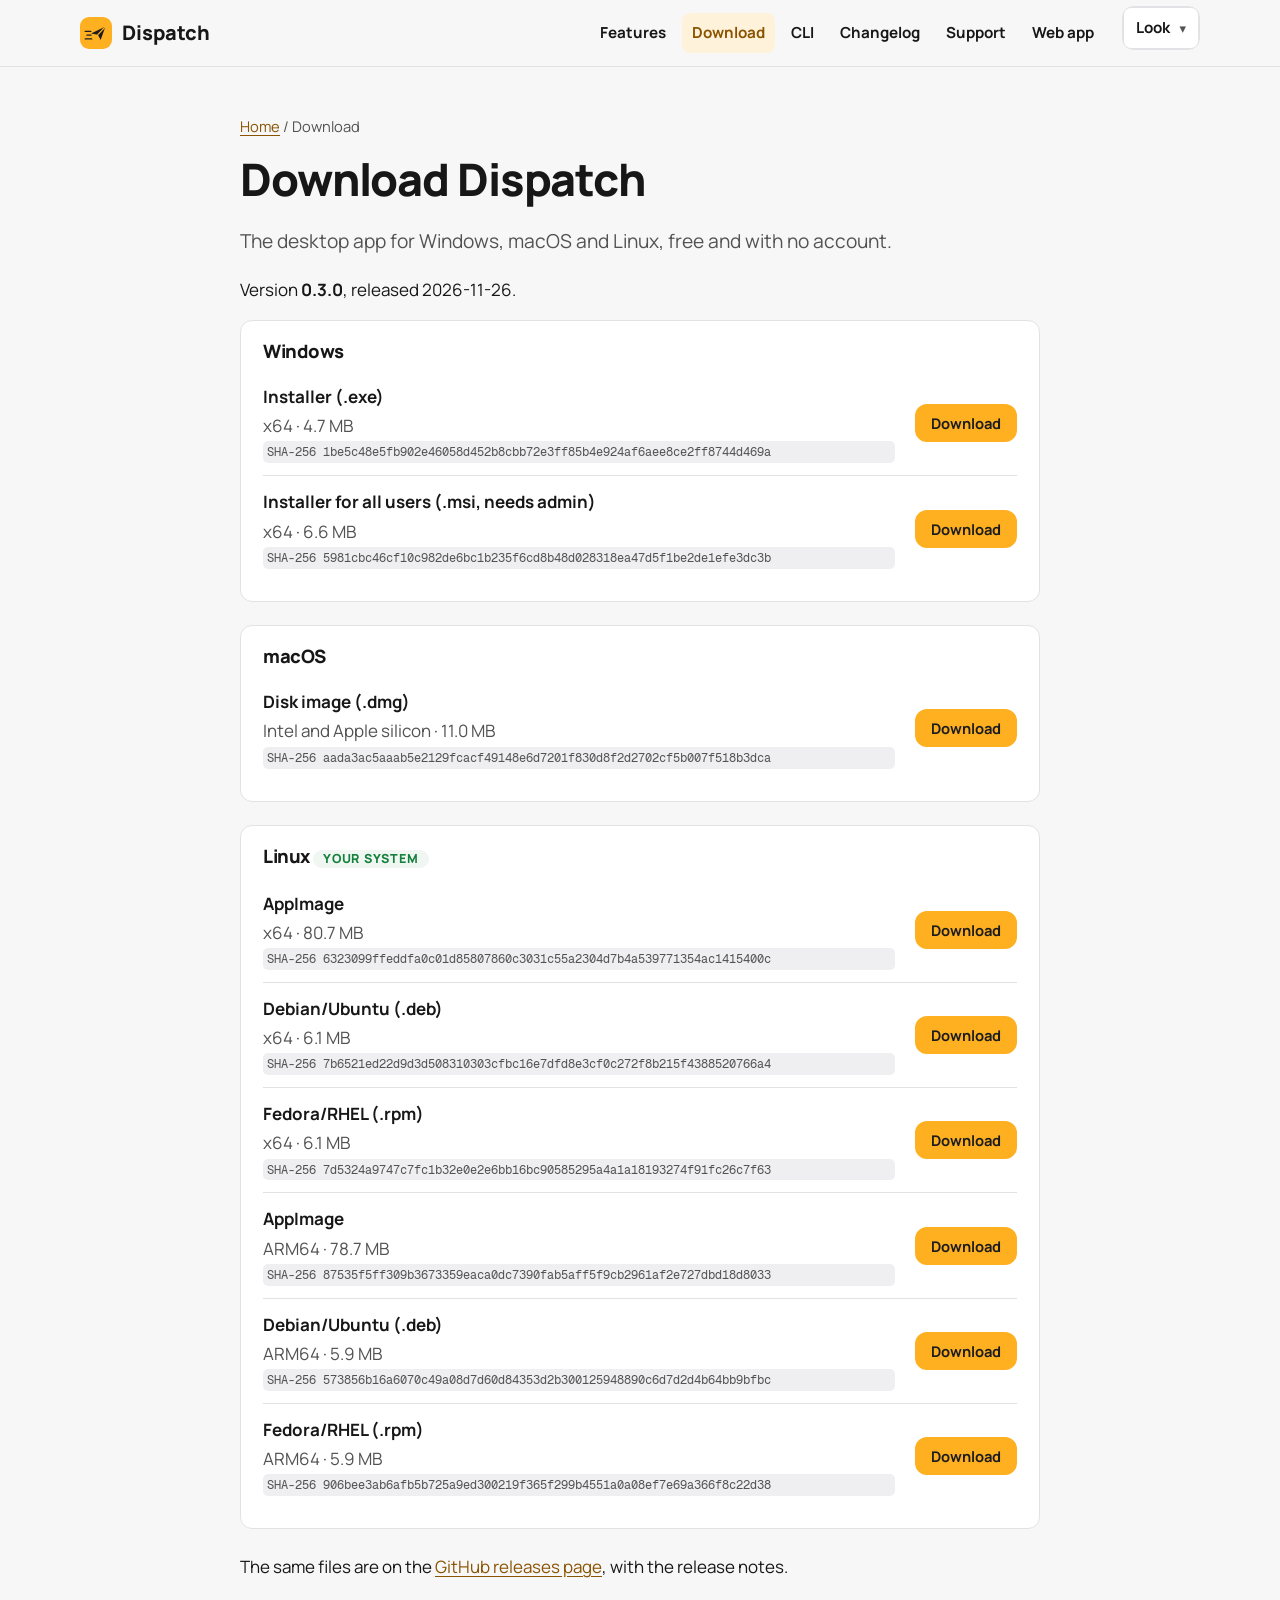
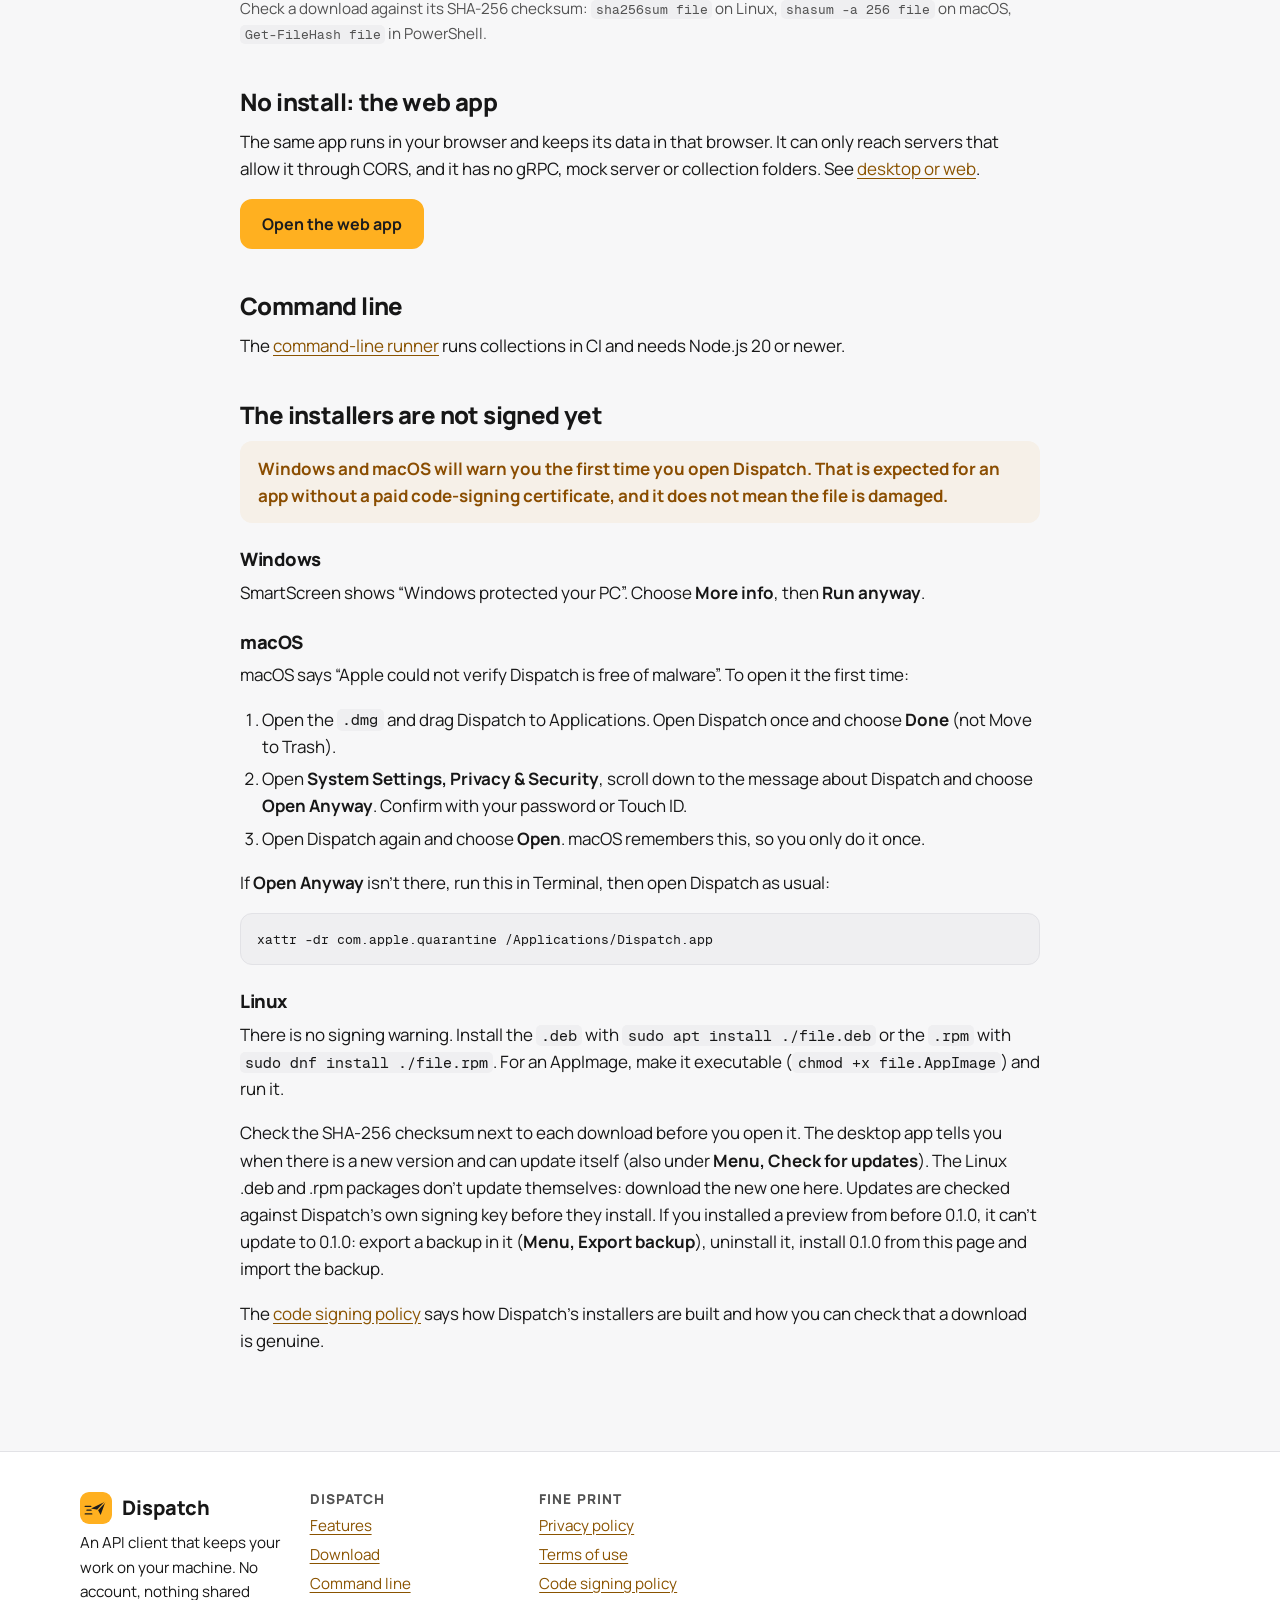
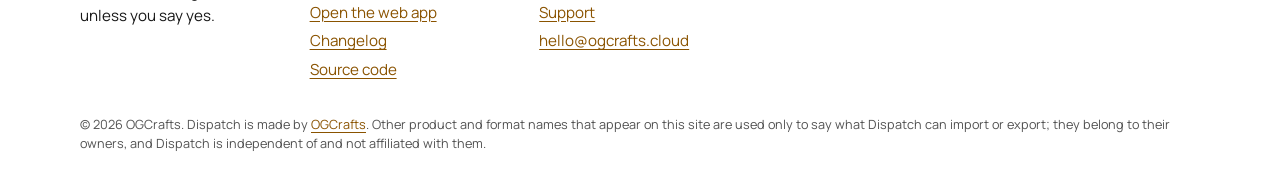
<file: download/index.html>
<!doctype html>
<html lang="en"><head><meta charset="utf-8">
<meta name="viewport" content="width=device-width, initial-scale=1">
<title>Download | Dispatch</title>
<meta name="description" content="Download Dispatch for Windows, macOS and Linux, open the web app, or get the command-line runner.">
<meta name="color-scheme" content="light dark">
<meta name="theme-color" content="#F7F7F8" media="(prefers-color-scheme: light)"><meta name="theme-color" content="#0F0F10" media="(prefers-color-scheme: dark)">
<meta http-equiv="Content-Security-Policy" content="default-src 'self'; script-src 'self'; img-src 'self' data:; media-src 'self'; style-src 'self'; font-src 'self'; base-uri 'self'; form-action 'none'">
<link rel="canonical" href="https://dispatch.ogcrafts.cloud/download/">
<link rel="manifest" href="/site.webmanifest">
<link rel="icon" href="/assets/icon.svg" type="image/svg+xml"><link rel="icon" href="/assets/icon-32.png" sizes="32x32" type="image/png"><link rel="apple-touch-icon" href="/assets/icon-180.png">
<link rel="preload" href="/assets/fonts/manrope-latin.woff2" as="font" type="font/woff2" crossorigin>
<meta property="og:type" content="website"><meta property="og:site_name" content="Dispatch"><meta property="og:title" content="Download | Dispatch">
<meta property="og:description" content="Download Dispatch for Windows, macOS and Linux, open the web app, or get the command-line runner."><meta property="og:url" content="https://dispatch.ogcrafts.cloud/download/"><meta property="og:image" content="https://dispatch.ogcrafts.cloud/assets/og.png">
<meta property="og:image:width" content="1200"><meta property="og:image:height" content="630"><meta property="og:image:alt" content="Dispatch by OGCrafts: an API client with no account and no cloud">
<meta name="twitter:card" content="summary_large_image"><meta name="twitter:title" content="Download | Dispatch"><meta name="twitter:description" content="Download Dispatch for Windows, macOS and Linux, open the web app, or get the command-line runner."><meta name="twitter:image" content="https://dispatch.ogcrafts.cloud/assets/og.png">
<script src="/assets/look.js"></script>
<link rel="stylesheet" href="/assets/site.css">
<script src="/assets/site.js" defer></script>
</head><body>
<a class="skip" href="#main">Skip to content</a>
<header class="site"><div class="wrap"><a class="brand" href="/"><img src="/assets/icon-32.png" width="32" height="32" alt="">Dispatch</a>
<nav class="main" aria-label="Main"><a href="/#features">Features</a><a href="/download/" aria-current="page">Download</a><a href="/cli/">CLI</a><a href="/changelog/">Changelog</a><a href="/support/">Support</a><a href="/app/">Web app</a></nav><details class="lookPicker" hidden><summary aria-label="Look and colours">Look</summary><div class="lookMenu">
<fieldset><legend>Look</legend><label><input type="radio" name="look" value="dispatch"> Dispatch <span class="sw sw-dispatch"></span></label>
<label><input type="radio" name="look" value="grove"> Grove <span class="sw sw-grove"></span></label>
<label><input type="radio" name="look" value="grove-classic"> Grove classic <span class="sw sw-grove"></span></label></fieldset>
<fieldset><legend>Colours</legend><label><input type="radio" name="theme" value="system"> System</label>
<label><input type="radio" name="theme" value="light"> Light</label><label><input type="radio" name="theme" value="dark"> Dark</label></fieldset>
<p>The same looks as in the app (Settings, Themes). Kept in this browser only.</p></div></details></div></header>
<main id="main">
<div class="article"><div class="wrap"><p class="crumbs"><a href="/">Home</a> / Download</p><h1>Download Dispatch</h1>
<p class="lead">The desktop app for Windows, macOS and Linux, free and with no account.</p>
<p>Version <strong>0.3.0</strong>, released 2026-11-26.</p><div class="panel" data-os="windows"><h3>Windows</h3><ul class="dl"><li><div class="dl-main"><strong>Installer (.exe)</strong><span class="muted">x64 &middot; 4.7 MB</span><code class="hash">SHA-256 1be5c48e5fb902e46058d452b8cbb72e3ff85b4e924af6aee8ce2ff8744d469a</code></div><a class="btn small primary" href="https://github.com/og-crafts/dispatch/releases/download/v0.3.0/Dispatch_0.3.0_x64-setup.exe" download>Download</a></li><li><div class="dl-main"><strong>Installer for all users (.msi, needs admin)</strong><span class="muted">x64 &middot; 6.6 MB</span><code class="hash">SHA-256 5981cbc46cf10c982de6bc1b235f6cd8b48d028318ea47d5f1be2de1efe3dc3b</code></div><a class="btn small primary" href="https://github.com/og-crafts/dispatch/releases/download/v0.3.0/Dispatch_0.3.0_x64_en-US.msi" download>Download</a></li></ul></div><div class="panel" data-os="macos"><h3>macOS</h3><ul class="dl"><li><div class="dl-main"><strong>Disk image (.dmg)</strong><span class="muted">Intel and Apple silicon &middot; 11.0 MB</span><code class="hash">SHA-256 aada3ac5aaab5e2129fcacf49148e6d7201f830d8f2d2702cf5b007f518b3dca</code></div><a class="btn small primary" href="https://github.com/og-crafts/dispatch/releases/download/v0.3.0/Dispatch_0.3.0_universal.dmg" download>Download</a></li></ul></div><div class="panel" data-os="linux"><h3>Linux</h3><ul class="dl"><li><div class="dl-main"><strong>AppImage</strong><span class="muted">x64 &middot; 80.7 MB</span><code class="hash">SHA-256 6323099ffeddfa0c01d85807860c3031c55a2304d7b4a539771354ac1415400c</code></div><a class="btn small primary" href="https://github.com/og-crafts/dispatch/releases/download/v0.3.0/Dispatch_0.3.0_amd64.AppImage" download>Download</a></li><li><div class="dl-main"><strong>Debian/Ubuntu (.deb)</strong><span class="muted">x64 &middot; 6.1 MB</span><code class="hash">SHA-256 7b6521ed22d9d3d508310303cfbc16e7dfd8e3cf0c272f8b215f4388520766a4</code></div><a class="btn small primary" href="https://github.com/og-crafts/dispatch/releases/download/v0.3.0/Dispatch_0.3.0_amd64.deb" download>Download</a></li><li><div class="dl-main"><strong>Fedora/RHEL (.rpm)</strong><span class="muted">x64 &middot; 6.1 MB</span><code class="hash">SHA-256 7d5324a9747c7fc1b32e0e2e6bb16bc90585295a4a1a18193274f91fc26c7f63</code></div><a class="btn small primary" href="https://github.com/og-crafts/dispatch/releases/download/v0.3.0/Dispatch-0.3.0-1.x86_64.rpm" download>Download</a></li><li><div class="dl-main"><strong>AppImage</strong><span class="muted">ARM64 &middot; 78.7 MB</span><code class="hash">SHA-256 87535f5ff309b3673359eaca0dc7390fab5aff5f9cb2961af2e727dbd18d8033</code></div><a class="btn small primary" href="https://github.com/og-crafts/dispatch/releases/download/v0.3.0/Dispatch_0.3.0_aarch64.AppImage" download>Download</a></li><li><div class="dl-main"><strong>Debian/Ubuntu (.deb)</strong><span class="muted">ARM64 &middot; 5.9 MB</span><code class="hash">SHA-256 573856b16a6070c49a08d7d60d84353d2b300125948890c6d7d2d4b64bb9bfbc</code></div><a class="btn small primary" href="https://github.com/og-crafts/dispatch/releases/download/v0.3.0/Dispatch_0.3.0_arm64.deb" download>Download</a></li><li><div class="dl-main"><strong>Fedora/RHEL (.rpm)</strong><span class="muted">ARM64 &middot; 5.9 MB</span><code class="hash">SHA-256 906bee3ab6afb5b725a9ed300219f365f299b4551a0a08ef7e69a366f8c22d38</code></div><a class="btn small primary" href="https://github.com/og-crafts/dispatch/releases/download/v0.3.0/Dispatch-0.3.0-1.aarch64.rpm" download>Download</a></li></ul></div><p>The same files are on the <a href="https://github.com/og-crafts/dispatch/releases">GitHub releases page</a>, with the release notes.</p><p class="note">Check a download against its SHA-256 checksum: <code>sha256sum file</code> on Linux, <code>shasum -a 256 file</code> on macOS, <code>Get-FileHash file</code> in PowerShell.</p>
<h2>No install: the web app</h2><p>The same app runs in your browser and keeps its data in that browser. It can only reach servers that allow it through CORS, and it has no gRPC, mock server or collection folders. See <a href="/#compare">desktop or web</a>.</p><p><a class="btn primary" href="/app/">Open the web app</a></p>
<h2>Command line</h2><p>The <a href="/cli/">command-line runner</a> runs collections in CI and needs Node.js 20 or newer.</p>
<h2 id="unsigned">The installers are not signed yet</h2>
<div class="callout">Windows and macOS will warn you the first time you open Dispatch. That is expected for an app without a paid code-signing certificate, and it does not mean the file is damaged.</div>
<h3>Windows</h3><p>SmartScreen shows &ldquo;Windows protected your PC&rdquo;. Choose <strong>More info</strong>, then <strong>Run anyway</strong>.</p>
<h3>macOS</h3><p>macOS says &ldquo;Apple could not verify Dispatch is free of malware&rdquo;. To open it the first time:</p>
<ol><li>Open the <code>.dmg</code> and drag Dispatch to Applications. Open Dispatch once and choose <strong>Done</strong> (not Move to Trash).</li>
<li>Open <strong>System Settings, Privacy &amp; Security</strong>, scroll down to the message about Dispatch and choose <strong>Open Anyway</strong>. Confirm with your password or Touch ID.</li>
<li>Open Dispatch again and choose <strong>Open</strong>. macOS remembers this, so you only do it once.</li></ol>
<p>If <strong>Open Anyway</strong> isn&rsquo;t there, run this in Terminal, then open Dispatch as usual:</p>
<pre><code>xattr -dr com.apple.quarantine /Applications/Dispatch.app</code></pre>
<h3>Linux</h3><p>There is no signing warning. Install the <code>.deb</code> with <code>sudo apt install ./file.deb</code> or the <code>.rpm</code> with <code>sudo dnf install ./file.rpm</code>. For an AppImage, make it executable (<code>chmod +x file.AppImage</code>) and run it.</p>
<p>Check the SHA-256 checksum next to each download before you open it. The desktop app tells you when there is a new version and can update itself (also under <strong>Menu, Check for updates</strong>). The Linux .deb and .rpm packages don&rsquo;t update themselves: download the new one here. Updates are checked against Dispatch&rsquo;s own signing key before they install. If you installed a preview from before 0.1.0, it can&rsquo;t update to 0.1.0: export a backup in it (<strong>Menu, Export backup</strong>), uninstall it, install 0.1.0 from this page and import the backup.</p>
<p>The <a href="/code-signing/">code signing policy</a> says how Dispatch&rsquo;s installers are built and how you can check that a download is genuine.</p></div></div>
</main>
<footer class="site"><div class="wrap">
<div><a class="brand" href="/"><img src="/assets/icon-32.png" width="32" height="32" alt="">Dispatch</a>
<p>An API client that keeps your work on your machine. No account, nothing shared unless you say yes.</p></div>
<div><h2>Dispatch</h2><ul><li><a href="/#features">Features</a></li><li><a href="/download/">Download</a></li><li><a href="/cli/">Command line</a></li><li><a href="/app/">Open the web app</a></li><li><a href="/changelog/">Changelog</a></li><li><a href="https://github.com/og-crafts/dispatch">Source code</a></li></ul></div>
<div><h2>Fine print</h2><ul><li><a href="/privacy/">Privacy policy</a></li><li><a href="/terms/">Terms of use</a></li><li><a href="/code-signing/">Code signing policy</a></li><li><a href="/support/">Support</a></li><li><a href="mailto:hello@ogcrafts.cloud">hello@ogcrafts.cloud</a></li></ul></div>
<small>&copy; 2026 OGCrafts. Dispatch is made by <a href="https://ogcrafts.cloud">OGCrafts</a>. Other product and format names that appear on this site are used only to say what Dispatch can import or export; they belong to their owners, and Dispatch is independent of and not affiliated with them.</small>
</div></footer></body></html>
</file>
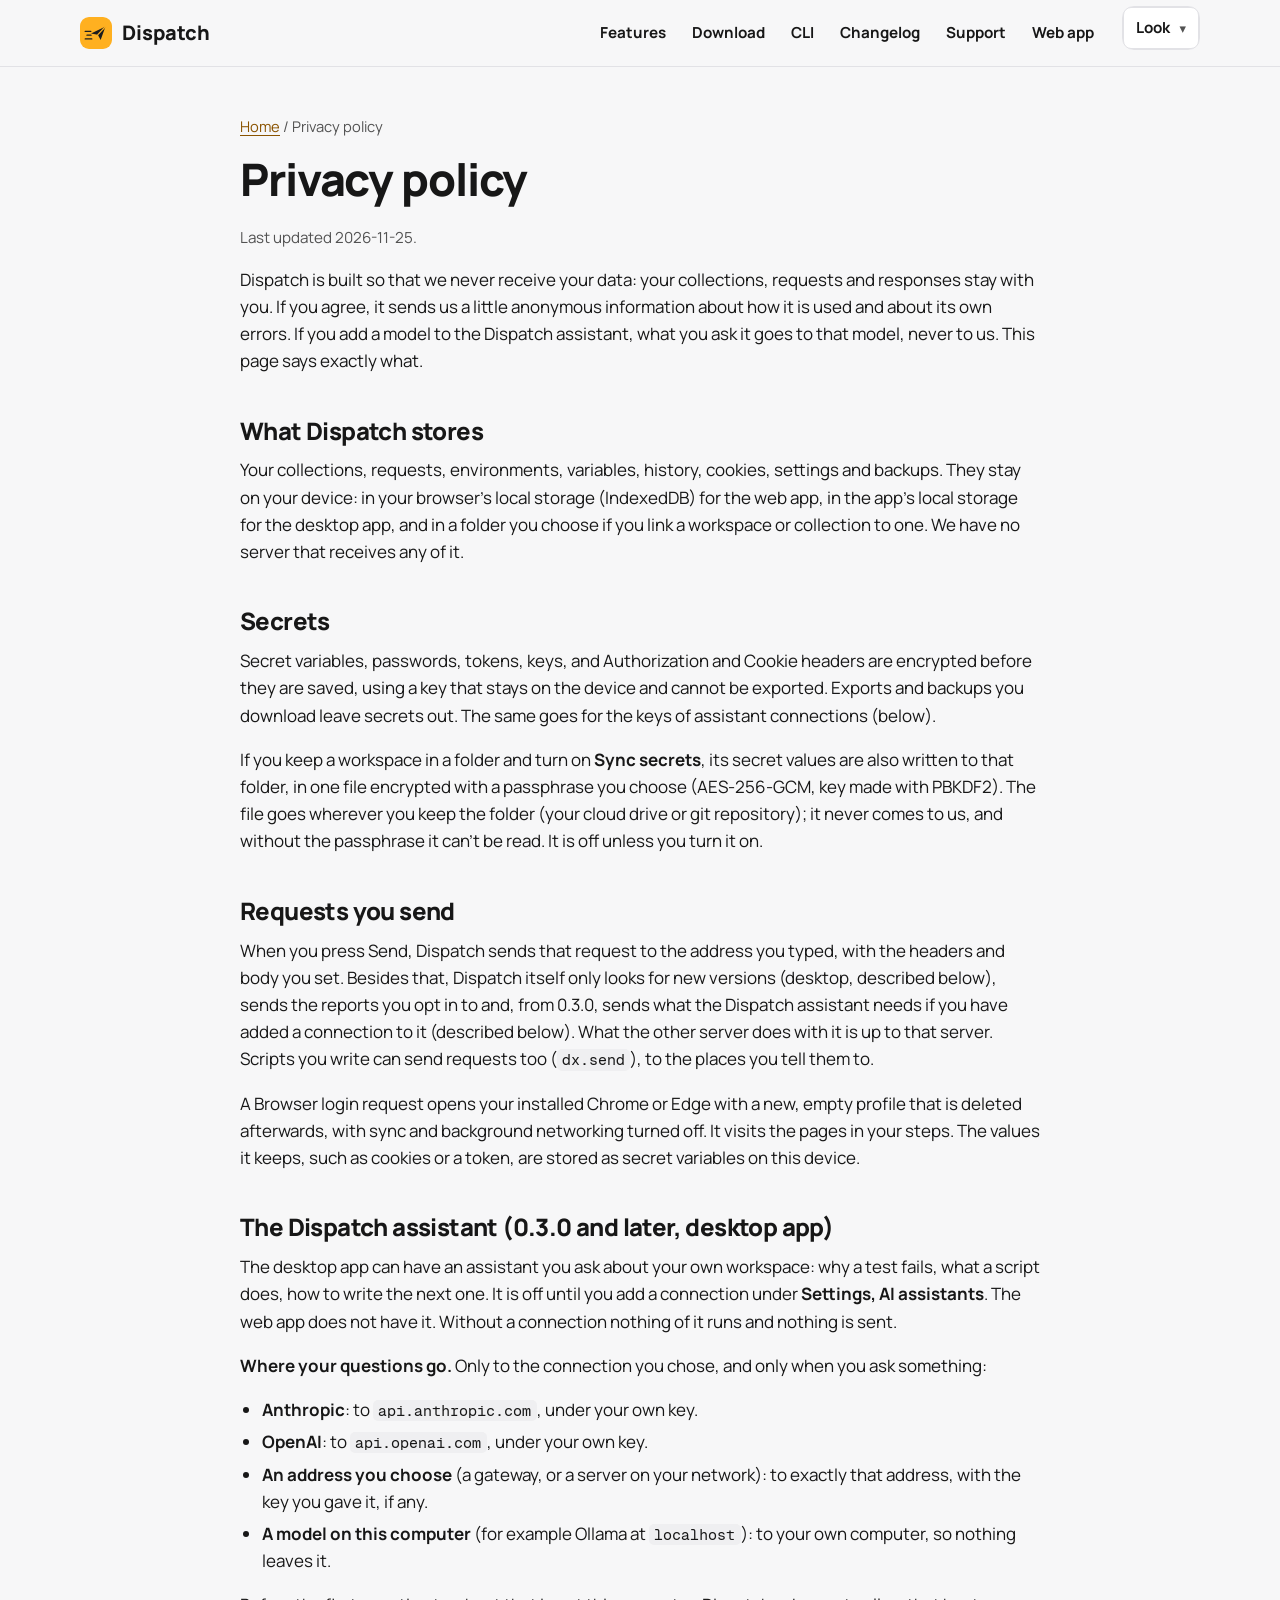
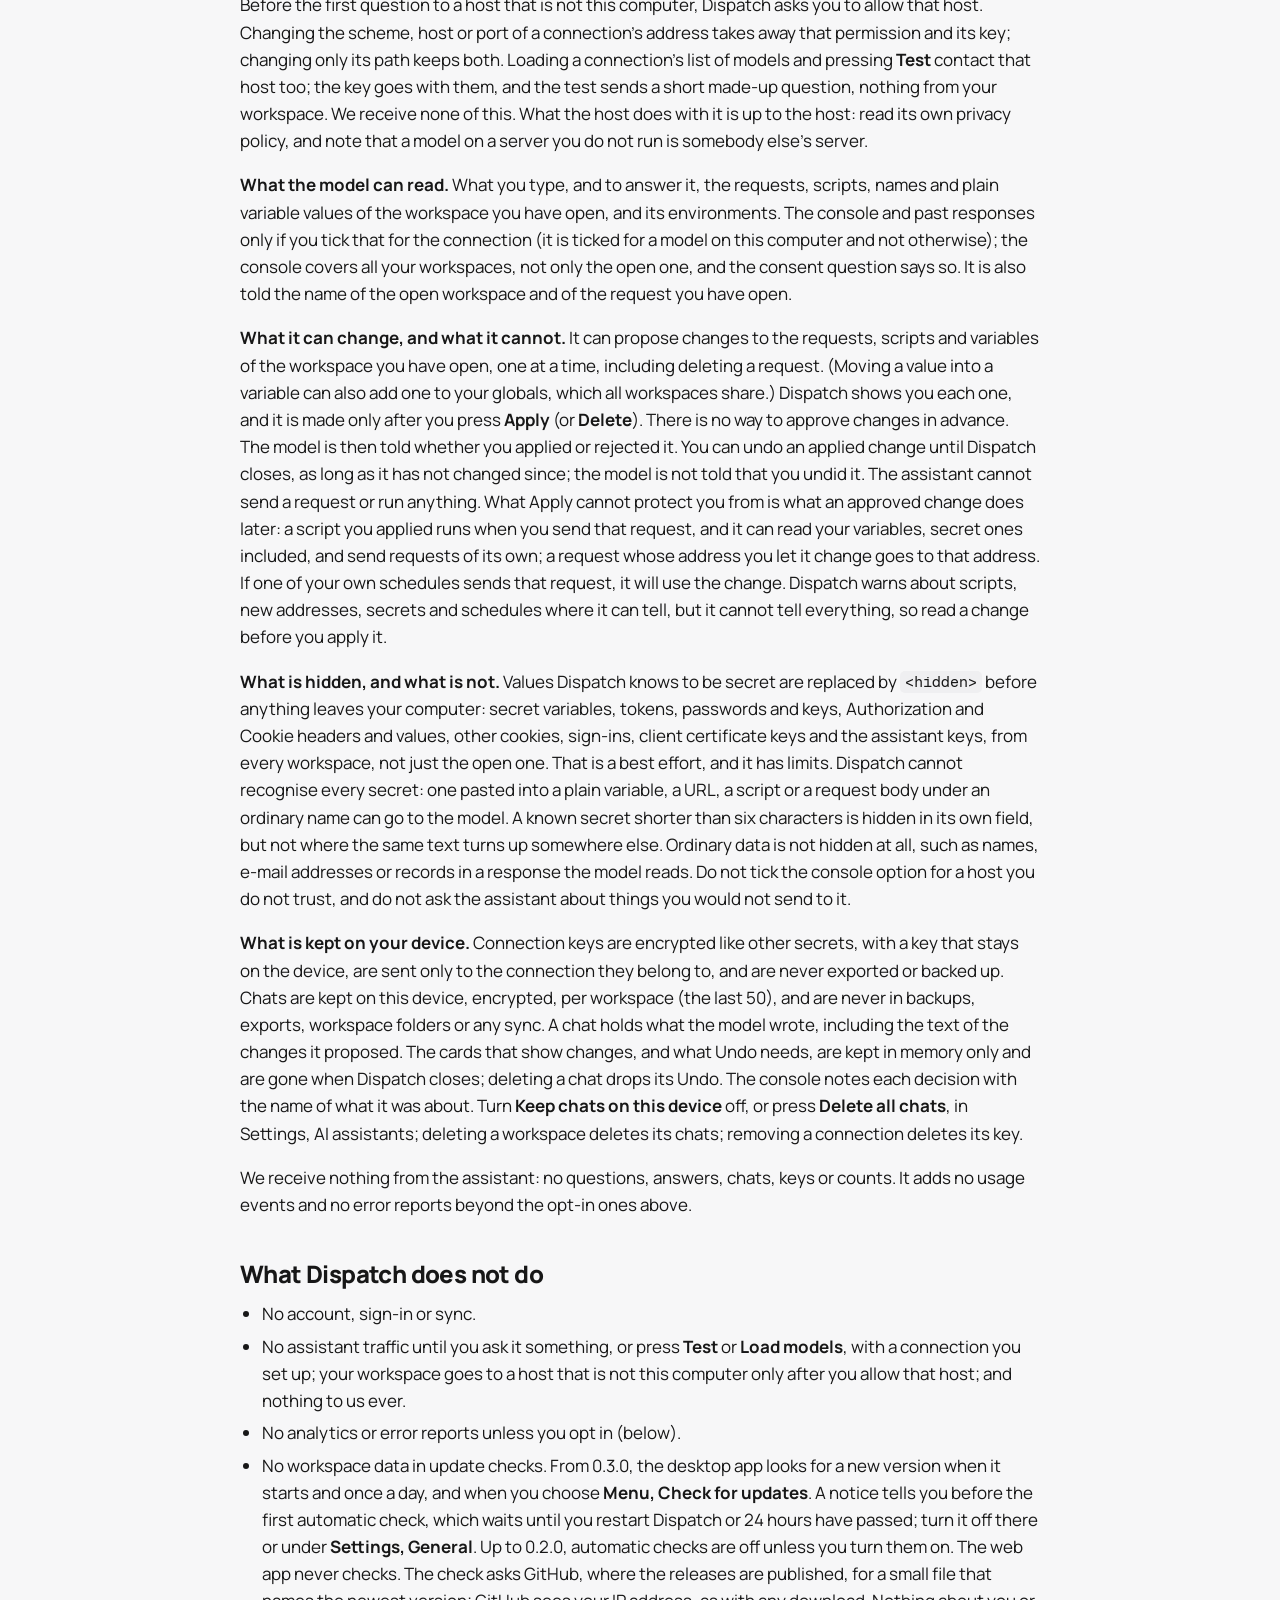
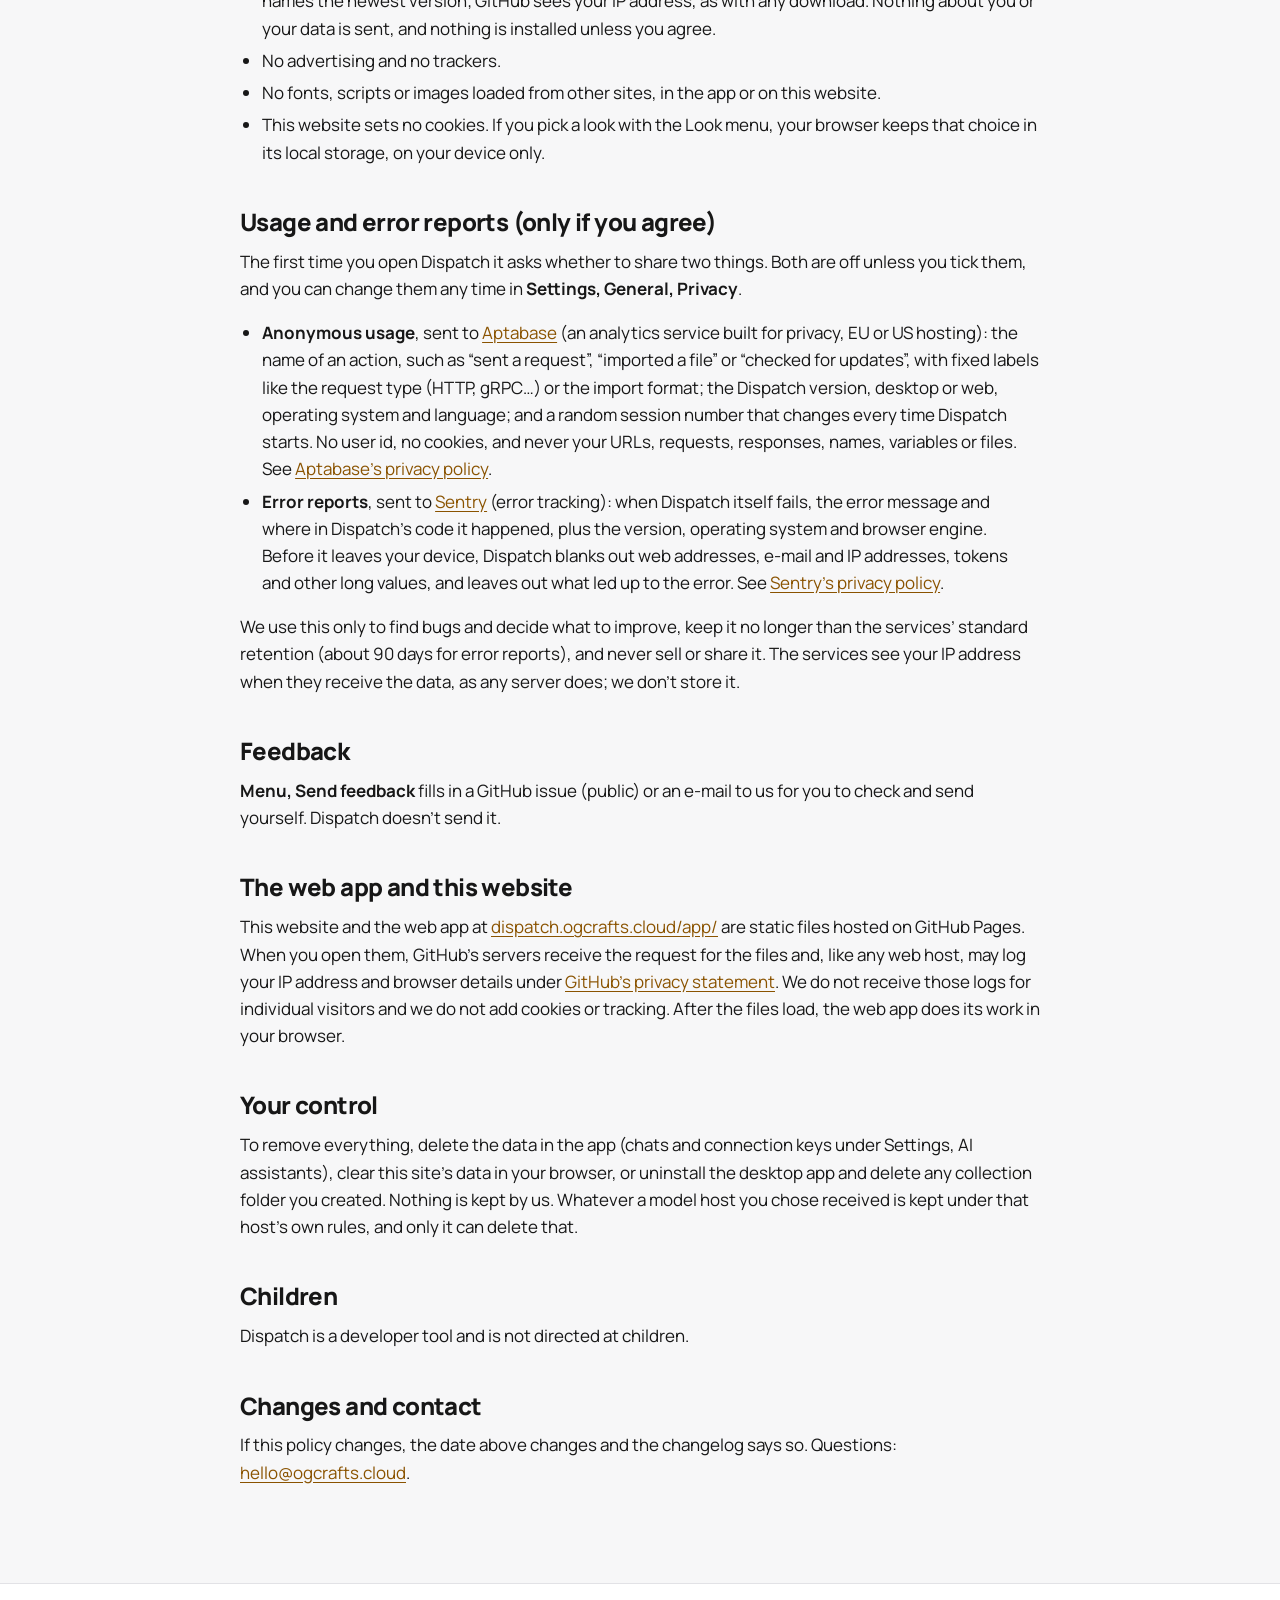
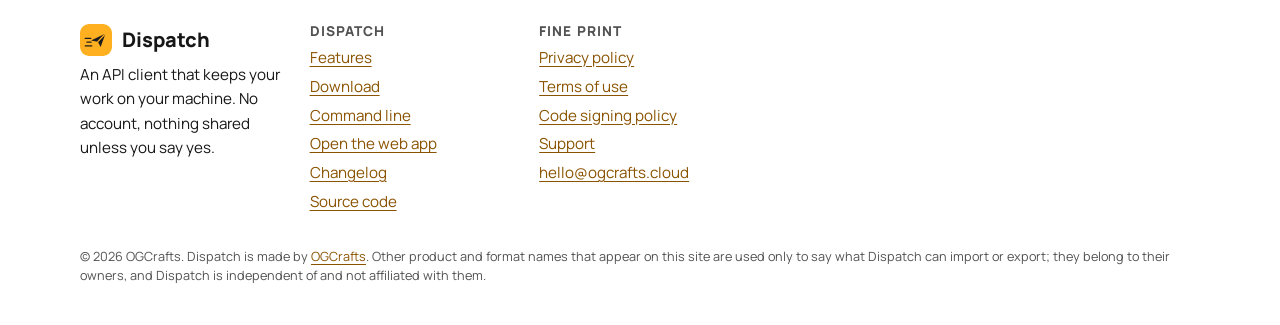
<file: privacy/index.html>
<!doctype html>
<html lang="en"><head><meta charset="utf-8">
<meta name="viewport" content="width=device-width, initial-scale=1">
<title>Privacy policy | Dispatch</title>
<meta name="description" content="Dispatch keeps your data on your device. Usage and error reports are opt-in, and the optional assistant sends only to the model you choose. Read the privacy policy in plain words.">
<meta name="color-scheme" content="light dark">
<meta name="theme-color" content="#F7F7F8" media="(prefers-color-scheme: light)"><meta name="theme-color" content="#0F0F10" media="(prefers-color-scheme: dark)">
<meta http-equiv="Content-Security-Policy" content="default-src 'self'; script-src 'self'; img-src 'self' data:; media-src 'self'; style-src 'self'; font-src 'self'; base-uri 'self'; form-action 'none'">
<link rel="canonical" href="https://dispatch.ogcrafts.cloud/privacy/">
<link rel="manifest" href="/site.webmanifest">
<link rel="icon" href="/assets/icon.svg" type="image/svg+xml"><link rel="icon" href="/assets/icon-32.png" sizes="32x32" type="image/png"><link rel="apple-touch-icon" href="/assets/icon-180.png">
<link rel="preload" href="/assets/fonts/manrope-latin.woff2" as="font" type="font/woff2" crossorigin>
<meta property="og:type" content="website"><meta property="og:site_name" content="Dispatch"><meta property="og:title" content="Privacy policy | Dispatch">
<meta property="og:description" content="Dispatch keeps your data on your device. Usage and error reports are opt-in, and the optional assistant sends only to the model you choose. Read the privacy policy in plain words."><meta property="og:url" content="https://dispatch.ogcrafts.cloud/privacy/"><meta property="og:image" content="https://dispatch.ogcrafts.cloud/assets/og.png">
<meta property="og:image:width" content="1200"><meta property="og:image:height" content="630"><meta property="og:image:alt" content="Dispatch by OGCrafts: an API client with no account and no cloud">
<meta name="twitter:card" content="summary_large_image"><meta name="twitter:title" content="Privacy policy | Dispatch"><meta name="twitter:description" content="Dispatch keeps your data on your device. Usage and error reports are opt-in, and the optional assistant sends only to the model you choose. Read the privacy policy in plain words."><meta name="twitter:image" content="https://dispatch.ogcrafts.cloud/assets/og.png">
<script src="/assets/look.js"></script>
<link rel="stylesheet" href="/assets/site.css">
<script src="/assets/site.js" defer></script>
</head><body>
<a class="skip" href="#main">Skip to content</a>
<header class="site"><div class="wrap"><a class="brand" href="/"><img src="/assets/icon-32.png" width="32" height="32" alt="">Dispatch</a>
<nav class="main" aria-label="Main"><a href="/#features">Features</a><a href="/download/">Download</a><a href="/cli/">CLI</a><a href="/changelog/">Changelog</a><a href="/support/">Support</a><a href="/app/">Web app</a></nav><details class="lookPicker" hidden><summary aria-label="Look and colours">Look</summary><div class="lookMenu">
<fieldset><legend>Look</legend><label><input type="radio" name="look" value="dispatch"> Dispatch <span class="sw sw-dispatch"></span></label>
<label><input type="radio" name="look" value="grove"> Grove <span class="sw sw-grove"></span></label>
<label><input type="radio" name="look" value="grove-classic"> Grove classic <span class="sw sw-grove"></span></label></fieldset>
<fieldset><legend>Colours</legend><label><input type="radio" name="theme" value="system"> System</label>
<label><input type="radio" name="theme" value="light"> Light</label><label><input type="radio" name="theme" value="dark"> Dark</label></fieldset>
<p>The same looks as in the app (Settings, Themes). Kept in this browser only.</p></div></details></div></header>
<main id="main">
<div class="article"><div class="wrap"><p class="crumbs"><a href="/">Home</a> / Privacy policy</p><h1>Privacy policy</h1><p class="updated">Last updated 2026-11-25.</p>
<p>Dispatch is built so that we never receive your data: your collections, requests and responses stay with you. If you agree, it sends us a little anonymous information about how it is used and about its own errors. If you add a model to the Dispatch assistant, what you ask it goes to that model, never to us. This page says exactly what.</p>
<h2>What Dispatch stores</h2>
<p>Your collections, requests, environments, variables, history, cookies, settings and backups. They stay on your device: in your browser&rsquo;s local storage (IndexedDB) for the web app, in the app&rsquo;s local storage for the desktop app, and in a folder you choose if you link a workspace or collection to one. We have no server that receives any of it.</p>
<h2>Secrets</h2>
<p>Secret variables, passwords, tokens, keys, and Authorization and Cookie headers are encrypted before they are saved, using a key that stays on the device and cannot be exported. Exports and backups you download leave secrets out. The same goes for the keys of assistant connections (below).</p>
<p>If you keep a workspace in a folder and turn on <strong>Sync secrets</strong>, its secret values are also written to that folder, in one file encrypted with a passphrase you choose (AES-256-GCM, key made with PBKDF2). The file goes wherever you keep the folder (your cloud drive or git repository); it never comes to us, and without the passphrase it can’t be read. It is off unless you turn it on.</p>
<h2>Requests you send</h2>
<p>When you press Send, Dispatch sends that request to the address you typed, with the headers and body you set. Besides that, Dispatch itself only looks for new versions (desktop, described below), sends the reports you opt in to and, from 0.3.0, sends what the Dispatch assistant needs if you have added a connection to it (described below). What the other server does with it is up to that server. Scripts you write can send requests too (<code>dx.send</code>), to the places you tell them to.</p>
<p>A Browser login request opens your installed Chrome or Edge with a new, empty profile that is deleted afterwards, with sync and background networking turned off. It visits the pages in your steps. The values it keeps, such as cookies or a token, are stored as secret variables on this device.</p>
<h2 id="assistant">The Dispatch assistant (0.3.0 and later, desktop app)</h2>
<p>The desktop app can have an assistant you ask about your own workspace: why a test fails, what a script does, how to write the next one. It is off until you add a connection under <strong>Settings, AI assistants</strong>. The web app does not have it. Without a connection nothing of it runs and nothing is sent.</p>
<p><strong>Where your questions go.</strong> Only to the connection you chose, and only when you ask something:</p>
<ul><li><strong>Anthropic</strong>: to <code>api.anthropic.com</code>, under your own key.</li>
<li><strong>OpenAI</strong>: to <code>api.openai.com</code>, under your own key.</li>
<li><strong>An address you choose</strong> (a gateway, or a server on your network): to exactly that address, with the key you gave it, if any.</li>
<li><strong>A model on this computer</strong> (for example Ollama at <code>localhost</code>): to your own computer, so nothing leaves it.</li></ul>
<p>Before the first question to a host that is not this computer, Dispatch asks you to allow that host. Changing the scheme, host or port of a connection&rsquo;s address takes away that permission and its key; changing only its path keeps both. Loading a connection&rsquo;s list of models and pressing <strong>Test</strong> contact that host too; the key goes with them, and the test sends a short made-up question, nothing from your workspace. We receive none of this. What the host does with it is up to the host: read its own privacy policy, and note that a model on a server you do not run is somebody else&rsquo;s server.</p>
<p><strong>What the model can read.</strong> What you type, and to answer it, the requests, scripts, names and plain variable values of the workspace you have open, and its environments. The console and past responses only if you tick that for the connection (it is ticked for a model on this computer and not otherwise); the console covers all your workspaces, not only the open one, and the consent question says so. It is also told the name of the open workspace and of the request you have open.</p>
<p><strong>What it can change, and what it cannot.</strong> It can propose changes to the requests, scripts and variables of the workspace you have open, one at a time, including deleting a request. (Moving a value into a variable can also add one to your globals, which all workspaces share.) Dispatch shows you each one, and it is made only after you press <strong>Apply</strong> (or <strong>Delete</strong>). There is no way to approve changes in advance. The model is then told whether you applied or rejected it. You can undo an applied change until Dispatch closes, as long as it has not changed since; the model is not told that you undid it. The assistant cannot send a request or run anything. What Apply cannot protect you from is what an approved change does later: a script you applied runs when you send that request, and it can read your variables, secret ones included, and send requests of its own; a request whose address you let it change goes to that address. If one of your own schedules sends that request, it will use the change. Dispatch warns about scripts, new addresses, secrets and schedules where it can tell, but it cannot tell everything, so read a change before you apply it.</p>
<p><strong>What is hidden, and what is not.</strong> Values Dispatch knows to be secret are replaced by <code>&lt;hidden&gt;</code> before anything leaves your computer: secret variables, tokens, passwords and keys, Authorization and Cookie headers and values, other cookies, sign-ins, client certificate keys and the assistant keys, from every workspace, not just the open one. That is a best effort, and it has limits. Dispatch cannot recognise every secret: one pasted into a plain variable, a URL, a script or a request body under an ordinary name can go to the model. A known secret shorter than six characters is hidden in its own field, but not where the same text turns up somewhere else. Ordinary data is not hidden at all, such as names, e-mail addresses or records in a response the model reads. Do not tick the console option for a host you do not trust, and do not ask the assistant about things you would not send to it.</p>
<p><strong>What is kept on your device.</strong> Connection keys are encrypted like other secrets, with a key that stays on the device, are sent only to the connection they belong to, and are never exported or backed up. Chats are kept on this device, encrypted, per workspace (the last 50), and are never in backups, exports, workspace folders or any sync. A chat holds what the model wrote, including the text of the changes it proposed. The cards that show changes, and what Undo needs, are kept in memory only and are gone when Dispatch closes; deleting a chat drops its Undo. The console notes each decision with the name of what it was about. Turn <strong>Keep chats on this device</strong> off, or press <strong>Delete all chats</strong>, in Settings, AI assistants; deleting a workspace deletes its chats; removing a connection deletes its key.</p>
<p>We receive nothing from the assistant: no questions, answers, chats, keys or counts. It adds no usage events and no error reports beyond the opt-in ones above.</p>
<h2>What Dispatch does not do</h2>
<ul><li>No account, sign-in or sync.</li><li>No assistant traffic until you ask it something, or press <strong>Test</strong> or <strong>Load models</strong>, with a connection you set up; your workspace goes to a host that is not this computer only after you allow that host; and nothing to us ever.</li><li>No analytics or error reports unless you opt in (below).</li><li>No workspace data in update checks. From 0.3.0, the desktop app looks for a new version when it starts and once a day, and when you choose <strong>Menu, Check for updates</strong>. A notice tells you before the first automatic check, which waits until you restart Dispatch or 24 hours have passed; turn it off there or under <strong>Settings, General</strong>. Up to 0.2.0, automatic checks are off unless you turn them on. The web app never checks. The check asks GitHub, where the releases are published, for a small file that names the newest version; GitHub sees your IP address, as with any download. Nothing about you or your data is sent, and nothing is installed unless you agree.</li><li>No advertising and no trackers.</li><li>No fonts, scripts or images loaded from other sites, in the app or on this website.</li><li>This website sets no cookies. If you pick a look with the Look menu, your browser keeps that choice in its local storage, on your device only.</li></ul>
<h2 id="opt-in">Usage and error reports (only if you agree)</h2>
<p>The first time you open Dispatch it asks whether to share two things. Both are off unless you tick them, and you can change them any time in <strong>Settings, General, Privacy</strong>.</p>
<ul><li><strong>Anonymous usage</strong>, sent to <a href="https://aptabase.com">Aptabase</a> (an analytics service built for privacy, EU or US hosting): the name of an action, such as &ldquo;sent a request&rdquo;, &ldquo;imported a file&rdquo; or &ldquo;checked for updates&rdquo;, with fixed labels like the request type (HTTP, gRPC&hellip;) or the import format; the Dispatch version, desktop or web, operating system and language; and a random session number that changes every time Dispatch starts. No user id, no cookies, and never your URLs, requests, responses, names, variables or files. See <a href="https://aptabase.com/legal/privacy">Aptabase&rsquo;s privacy policy</a>.</li>
<li><strong>Error reports</strong>, sent to <a href="https://sentry.io">Sentry</a> (error tracking): when Dispatch itself fails, the error message and where in Dispatch&rsquo;s code it happened, plus the version, operating system and browser engine. Before it leaves your device, Dispatch blanks out web addresses, e-mail and IP addresses, tokens and other long values, and leaves out what led up to the error. See <a href="https://sentry.io/privacy/">Sentry&rsquo;s privacy policy</a>.</li></ul>
<p>We use this only to find bugs and decide what to improve, keep it no longer than the services&rsquo; standard retention (about 90 days for error reports), and never sell or share it. The services see your IP address when they receive the data, as any server does; we don&rsquo;t store it.</p>
<h2>Feedback</h2>
<p><strong>Menu, Send feedback</strong> fills in a GitHub issue (public) or an e-mail to us for you to check and send yourself. Dispatch doesn&rsquo;t send it.</p>
<h2>The web app and this website</h2>
<p>This website and the web app at <a href="/app/">dispatch.ogcrafts.cloud/app/</a> are static files hosted on GitHub Pages. When you open them, GitHub&rsquo;s servers receive the request for the files and, like any web host, may log your IP address and browser details under <a href="https://docs.github.com/en/site-policy/privacy-policies/github-general-privacy-statement">GitHub&rsquo;s privacy statement</a>. We do not receive those logs for individual visitors and we do not add cookies or tracking. After the files load, the web app does its work in your browser.</p>
<h2>Your control</h2>
<p>To remove everything, delete the data in the app (chats and connection keys under Settings, AI assistants), clear this site&rsquo;s data in your browser, or uninstall the desktop app and delete any collection folder you created. Nothing is kept by us. Whatever a model host you chose received is kept under that host&rsquo;s own rules, and only it can delete that.</p>
<h2>Children</h2><p>Dispatch is a developer tool and is not directed at children.</p>
<h2>Changes and contact</h2>
<p>If this policy changes, the date above changes and the changelog says so. Questions: <a href="mailto:hello@ogcrafts.cloud">hello@ogcrafts.cloud</a>.</p></div></div>
</main>
<footer class="site"><div class="wrap">
<div><a class="brand" href="/"><img src="/assets/icon-32.png" width="32" height="32" alt="">Dispatch</a>
<p>An API client that keeps your work on your machine. No account, nothing shared unless you say yes.</p></div>
<div><h2>Dispatch</h2><ul><li><a href="/#features">Features</a></li><li><a href="/download/">Download</a></li><li><a href="/cli/">Command line</a></li><li><a href="/app/">Open the web app</a></li><li><a href="/changelog/">Changelog</a></li><li><a href="https://github.com/og-crafts/dispatch">Source code</a></li></ul></div>
<div><h2>Fine print</h2><ul><li><a href="/privacy/">Privacy policy</a></li><li><a href="/terms/">Terms of use</a></li><li><a href="/code-signing/">Code signing policy</a></li><li><a href="/support/">Support</a></li><li><a href="mailto:hello@ogcrafts.cloud">hello@ogcrafts.cloud</a></li></ul></div>
<small>&copy; 2026 OGCrafts. Dispatch is made by <a href="https://ogcrafts.cloud">OGCrafts</a>. Other product and format names that appear on this site are used only to say what Dispatch can import or export; they belong to their owners, and Dispatch is independent of and not affiliated with them.</small>
</div></footer></body></html>
</file>
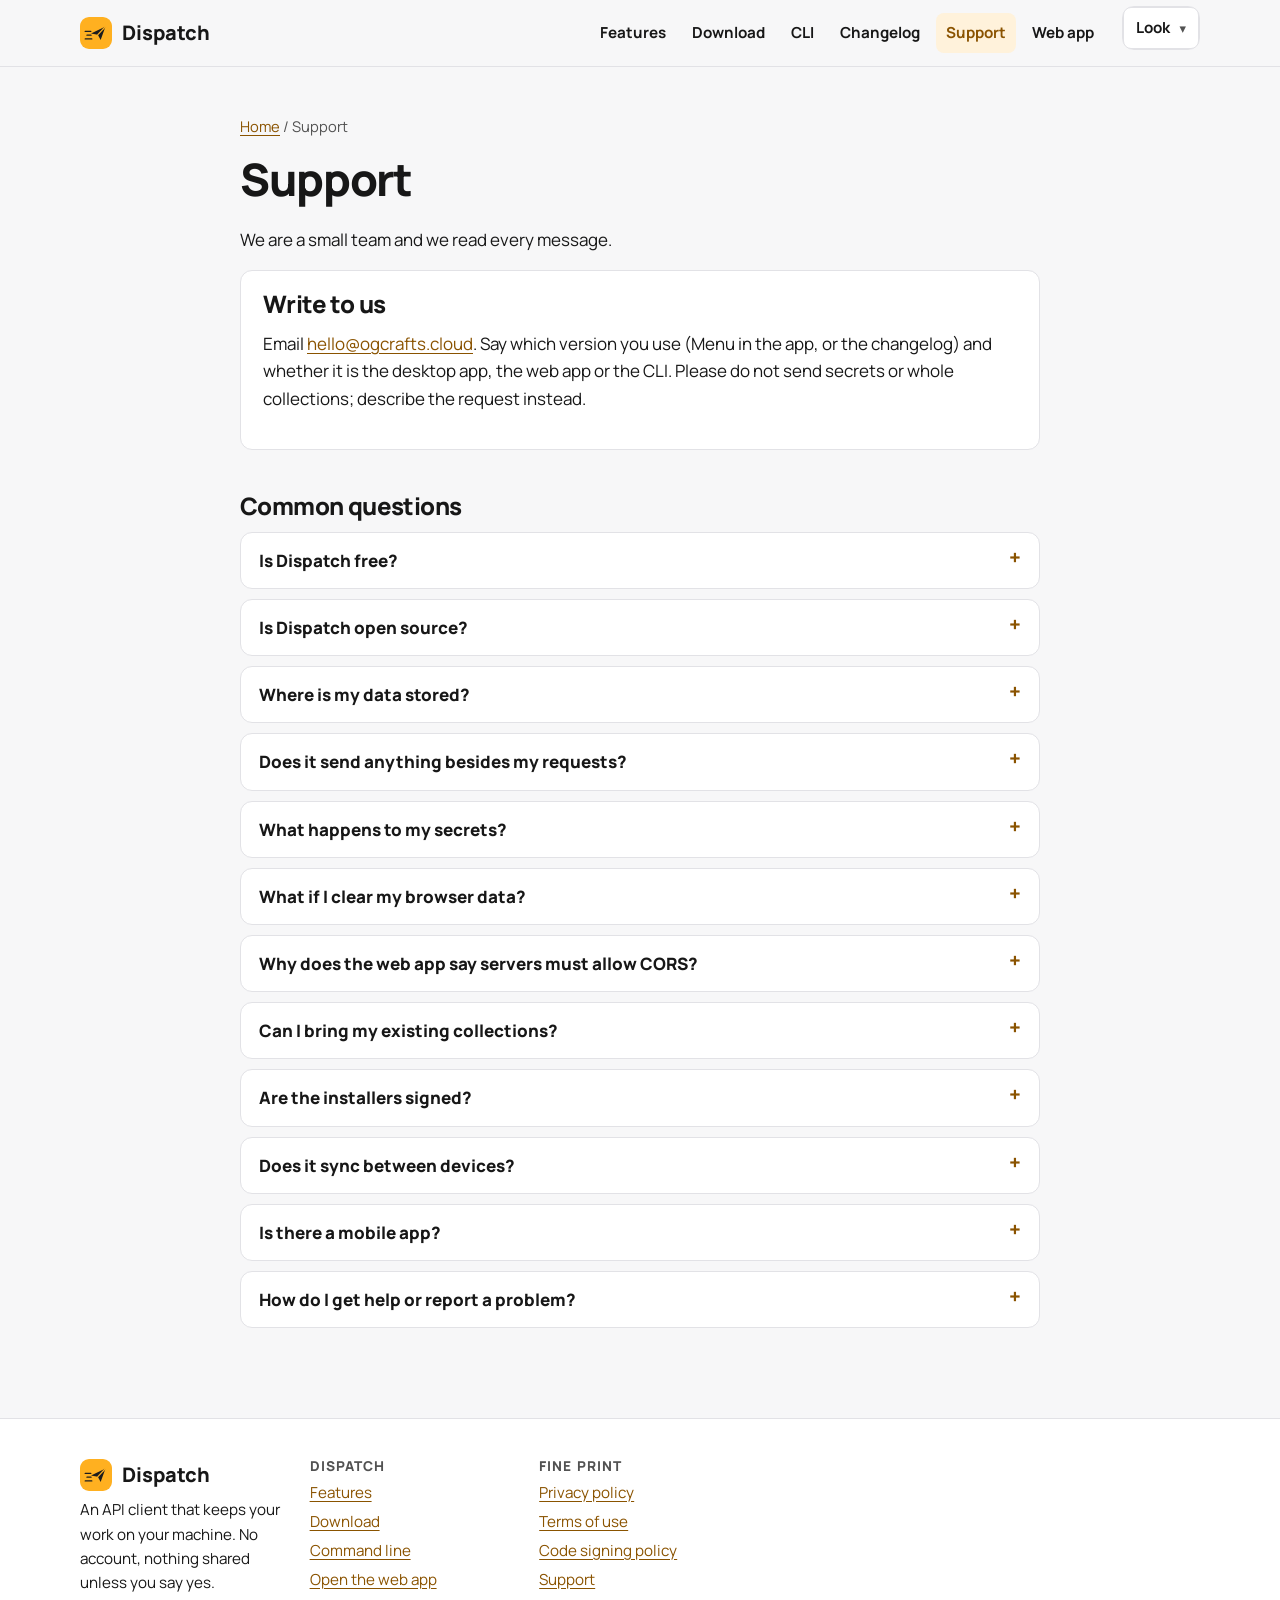
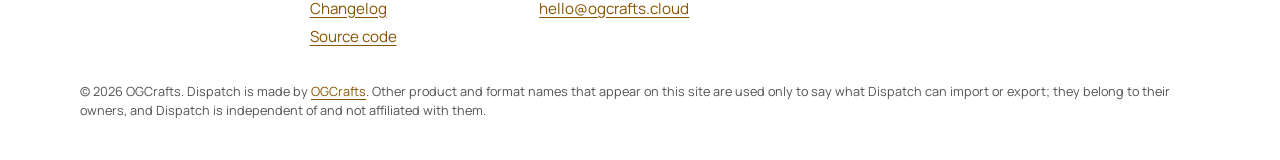
<file: support/index.html>
<!doctype html>
<html lang="en"><head><meta charset="utf-8">
<meta name="viewport" content="width=device-width, initial-scale=1">
<title>Support | Dispatch</title>
<meta name="description" content="Get help with Dispatch.">
<meta name="color-scheme" content="light dark">
<meta name="theme-color" content="#F7F7F8" media="(prefers-color-scheme: light)"><meta name="theme-color" content="#0F0F10" media="(prefers-color-scheme: dark)">
<meta http-equiv="Content-Security-Policy" content="default-src 'self'; script-src 'self'; img-src 'self' data:; media-src 'self'; style-src 'self'; font-src 'self'; base-uri 'self'; form-action 'none'">
<link rel="canonical" href="https://dispatch.ogcrafts.cloud/support/">
<link rel="manifest" href="/site.webmanifest">
<link rel="icon" href="/assets/icon.svg" type="image/svg+xml"><link rel="icon" href="/assets/icon-32.png" sizes="32x32" type="image/png"><link rel="apple-touch-icon" href="/assets/icon-180.png">
<link rel="preload" href="/assets/fonts/manrope-latin.woff2" as="font" type="font/woff2" crossorigin>
<meta property="og:type" content="website"><meta property="og:site_name" content="Dispatch"><meta property="og:title" content="Support | Dispatch">
<meta property="og:description" content="Get help with Dispatch."><meta property="og:url" content="https://dispatch.ogcrafts.cloud/support/"><meta property="og:image" content="https://dispatch.ogcrafts.cloud/assets/og.png">
<meta property="og:image:width" content="1200"><meta property="og:image:height" content="630"><meta property="og:image:alt" content="Dispatch by OGCrafts: an API client with no account and no cloud">
<meta name="twitter:card" content="summary_large_image"><meta name="twitter:title" content="Support | Dispatch"><meta name="twitter:description" content="Get help with Dispatch."><meta name="twitter:image" content="https://dispatch.ogcrafts.cloud/assets/og.png">
<script src="/assets/look.js"></script>
<link rel="stylesheet" href="/assets/site.css">
<script src="/assets/site.js" defer></script>
</head><body>
<a class="skip" href="#main">Skip to content</a>
<header class="site"><div class="wrap"><a class="brand" href="/"><img src="/assets/icon-32.png" width="32" height="32" alt="">Dispatch</a>
<nav class="main" aria-label="Main"><a href="/#features">Features</a><a href="/download/">Download</a><a href="/cli/">CLI</a><a href="/changelog/">Changelog</a><a href="/support/" aria-current="page">Support</a><a href="/app/">Web app</a></nav><details class="lookPicker" hidden><summary aria-label="Look and colours">Look</summary><div class="lookMenu">
<fieldset><legend>Look</legend><label><input type="radio" name="look" value="dispatch"> Dispatch <span class="sw sw-dispatch"></span></label>
<label><input type="radio" name="look" value="grove"> Grove <span class="sw sw-grove"></span></label>
<label><input type="radio" name="look" value="grove-classic"> Grove classic <span class="sw sw-grove"></span></label></fieldset>
<fieldset><legend>Colours</legend><label><input type="radio" name="theme" value="system"> System</label>
<label><input type="radio" name="theme" value="light"> Light</label><label><input type="radio" name="theme" value="dark"> Dark</label></fieldset>
<p>The same looks as in the app (Settings, Themes). Kept in this browser only.</p></div></details></div></header>
<main id="main">
<div class="article"><div class="wrap"><p class="crumbs"><a href="/">Home</a> / Support</p><h1>Support</h1><p>We are a small team and we read every message.</p>
<div class="panel"><h2>Write to us</h2><p>Email <a href="mailto:hello@ogcrafts.cloud">hello@ogcrafts.cloud</a>. Say which version you use (Menu in the app, or the changelog) and whether it is the desktop app, the web app or the CLI. Please do not send secrets or whole collections; describe the request instead.</p></div>
<h2>Common questions</h2><details><summary>Is Dispatch free?</summary><p>Yes. There are no accounts, ads or paid tiers.</p></details><details><summary>Is Dispatch open source?</summary><p>Yes, under the MIT licence. The source code is on <a href="https://github.com/og-crafts/dispatch">GitHub</a>, so you can read it, build it yourself and report issues there.</p></details><details><summary>Where is my data stored?</summary><p>On your device. The desktop app and the web app both keep collections, environments and history in local storage (IndexedDB). If you link a workspace or collection to a folder on desktop, that folder holds them too. We run no server that receives your data.</p></details><details><summary>Does it send anything besides my requests?</summary><p>Usage and error reports only if you agree. On first launch Dispatch asks whether to share anonymous usage (which features are used) and reports of its own errors; both are off unless you tick them, and you can change them in Settings. It never sends your URLs, requests, responses or variables in those. The desktop app also asks GitHub whether there is a new version, when it starts and once a day. It tells you first, sends no workspace data, installs nothing without asking, and you can turn it off in Settings. From 0.3.0 the desktop app also has an assistant. It is off until you add a connection, and then it sends your questions, and what it reads to answer them, to the model you chose: Anthropic, OpenAI, an address you type or a model on this computer. We receive none of it. See the privacy policy.</p></details><details><summary>What happens to my secrets?</summary><p>Secret variables, passwords, tokens, keys and Authorization or Cookie headers are encrypted before they are stored, using a key that stays on the device and cannot be exported. A copy of the database moved to another device cannot read them. Exports and backups leave secrets out. An assistant key is kept the same way and is sent only to the connection it belongs to.</p></details><details><summary>What if I clear my browser data?</summary><p>The web app keeps its data in that browser, so clearing site data erases it. Use Menu, Export backup now and then. The desktop app is not affected by browser data.</p></details><details><summary>Why does the web app say servers must allow CORS?</summary><p>A web page can only read responses from servers that permit it. If a server does not, use the desktop app, which has no such rule.</p></details><details><summary>Can I bring my existing collections?</summary><p>Yes. Dispatch imports Postman collections and environments, Insomnia exports, Bruno folders, OpenAPI files, HAR files and curl commands, so you can try it with the requests you already have.</p></details><details><summary>Are the installers signed?</summary><p>Not yet. Windows SmartScreen and macOS Gatekeeper will warn on first launch. The <a href="/download/#unsigned">download page</a> explains how to open them.</p></details><details><summary>Does it sync between devices?</summary><p>Not now. Export a backup, or link a workspace to a folder and keep it in git.</p></details><details><summary>Is there a mobile app?</summary><p>No. The web app works in a phone browser but is built for a larger screen.</p></details><details><summary>How do I get help or report a problem?</summary><p>Write to <a href="mailto:hello@ogcrafts.cloud">hello@ogcrafts.cloud</a>.</p></details></div></div>
</main>
<footer class="site"><div class="wrap">
<div><a class="brand" href="/"><img src="/assets/icon-32.png" width="32" height="32" alt="">Dispatch</a>
<p>An API client that keeps your work on your machine. No account, nothing shared unless you say yes.</p></div>
<div><h2>Dispatch</h2><ul><li><a href="/#features">Features</a></li><li><a href="/download/">Download</a></li><li><a href="/cli/">Command line</a></li><li><a href="/app/">Open the web app</a></li><li><a href="/changelog/">Changelog</a></li><li><a href="https://github.com/og-crafts/dispatch">Source code</a></li></ul></div>
<div><h2>Fine print</h2><ul><li><a href="/privacy/">Privacy policy</a></li><li><a href="/terms/">Terms of use</a></li><li><a href="/code-signing/">Code signing policy</a></li><li><a href="/support/">Support</a></li><li><a href="mailto:hello@ogcrafts.cloud">hello@ogcrafts.cloud</a></li></ul></div>
<small>&copy; 2026 OGCrafts. Dispatch is made by <a href="https://ogcrafts.cloud">OGCrafts</a>. Other product and format names that appear on this site are used only to say what Dispatch can import or export; they belong to their owners, and Dispatch is independent of and not affiliated with them.</small>
</div></footer></body></html>
</file>
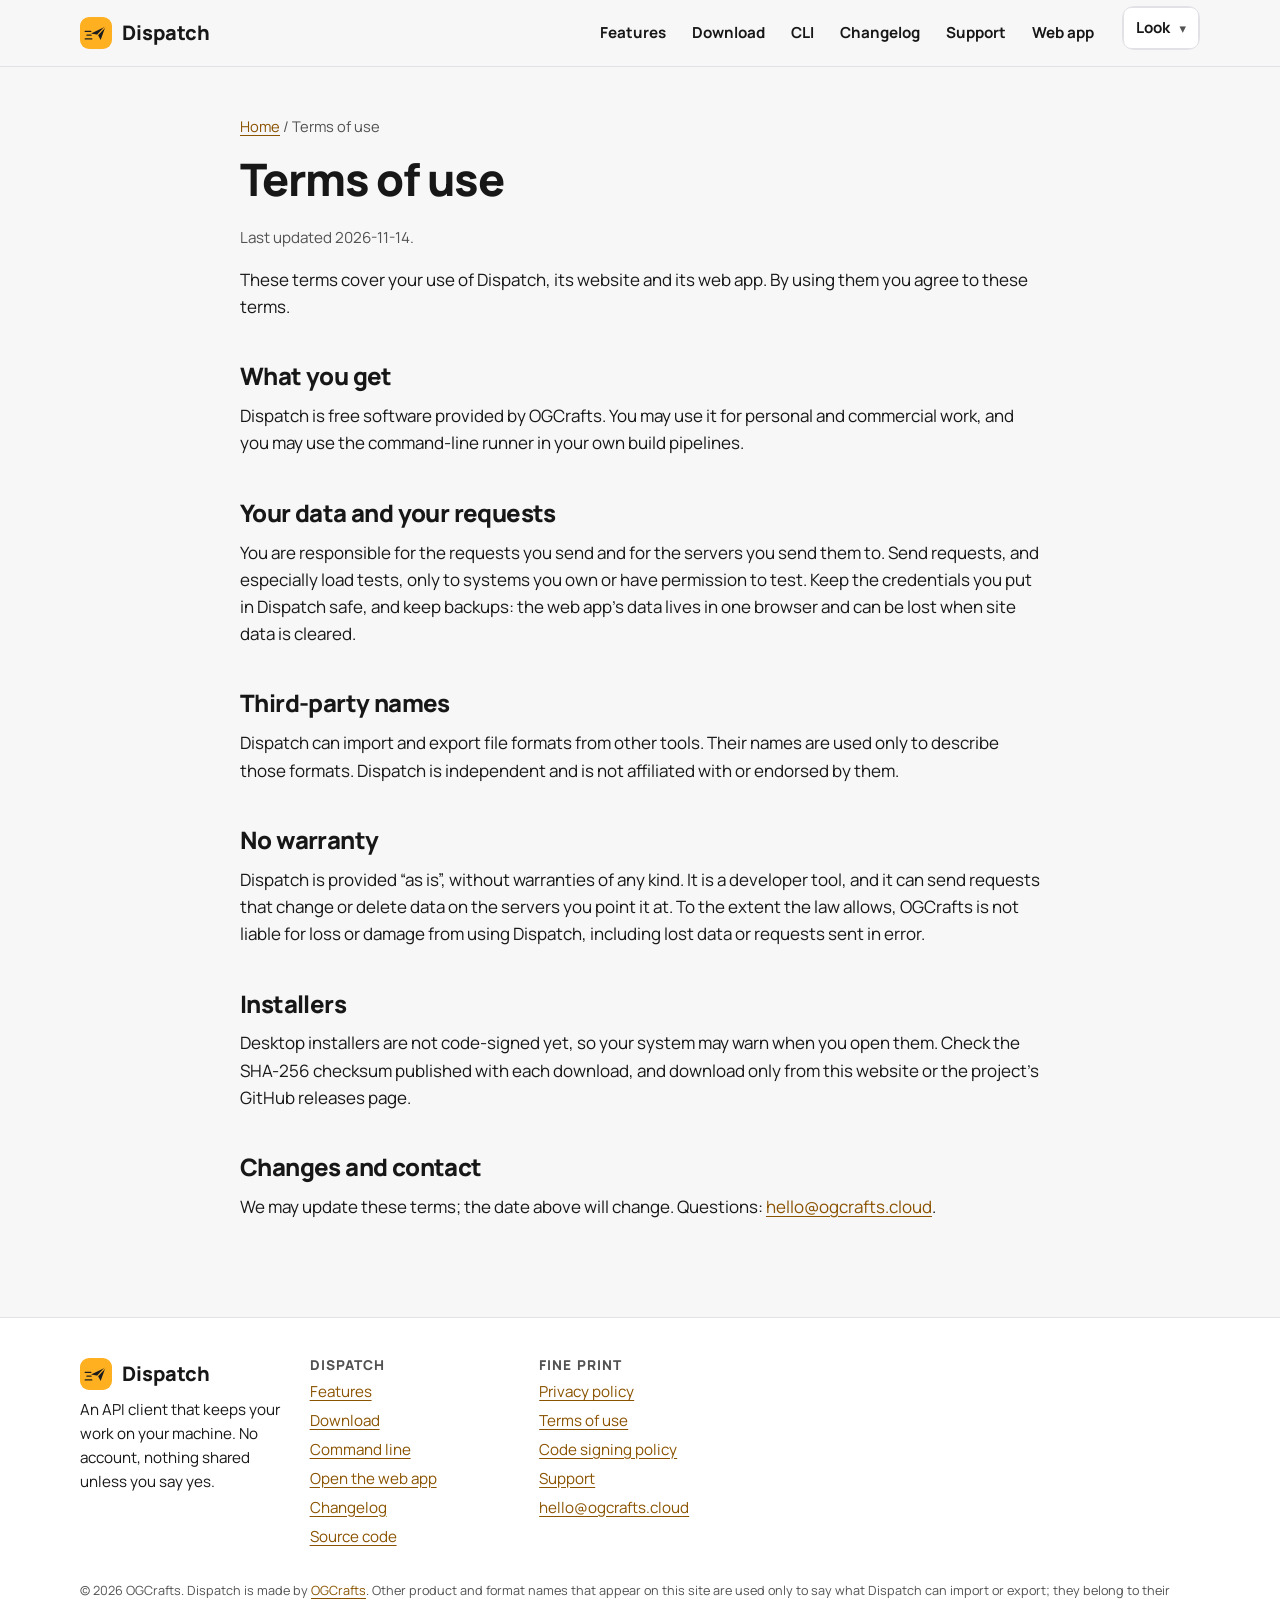
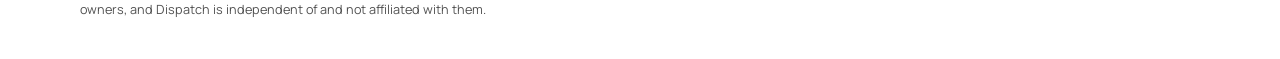
<file: terms/index.html>
<!doctype html>
<html lang="en"><head><meta charset="utf-8">
<meta name="viewport" content="width=device-width, initial-scale=1">
<title>Terms of use | Dispatch</title>
<meta name="description" content="The terms for using Dispatch.">
<meta name="color-scheme" content="light dark">
<meta name="theme-color" content="#F7F7F8" media="(prefers-color-scheme: light)"><meta name="theme-color" content="#0F0F10" media="(prefers-color-scheme: dark)">
<meta http-equiv="Content-Security-Policy" content="default-src 'self'; script-src 'self'; img-src 'self' data:; media-src 'self'; style-src 'self'; font-src 'self'; base-uri 'self'; form-action 'none'">
<link rel="canonical" href="https://dispatch.ogcrafts.cloud/terms/">
<link rel="manifest" href="/site.webmanifest">
<link rel="icon" href="/assets/icon.svg" type="image/svg+xml"><link rel="icon" href="/assets/icon-32.png" sizes="32x32" type="image/png"><link rel="apple-touch-icon" href="/assets/icon-180.png">
<link rel="preload" href="/assets/fonts/manrope-latin.woff2" as="font" type="font/woff2" crossorigin>
<meta property="og:type" content="website"><meta property="og:site_name" content="Dispatch"><meta property="og:title" content="Terms of use | Dispatch">
<meta property="og:description" content="The terms for using Dispatch."><meta property="og:url" content="https://dispatch.ogcrafts.cloud/terms/"><meta property="og:image" content="https://dispatch.ogcrafts.cloud/assets/og.png">
<meta property="og:image:width" content="1200"><meta property="og:image:height" content="630"><meta property="og:image:alt" content="Dispatch by OGCrafts: an API client with no account and no cloud">
<meta name="twitter:card" content="summary_large_image"><meta name="twitter:title" content="Terms of use | Dispatch"><meta name="twitter:description" content="The terms for using Dispatch."><meta name="twitter:image" content="https://dispatch.ogcrafts.cloud/assets/og.png">
<script src="/assets/look.js"></script>
<link rel="stylesheet" href="/assets/site.css">
<script src="/assets/site.js" defer></script>
</head><body>
<a class="skip" href="#main">Skip to content</a>
<header class="site"><div class="wrap"><a class="brand" href="/"><img src="/assets/icon-32.png" width="32" height="32" alt="">Dispatch</a>
<nav class="main" aria-label="Main"><a href="/#features">Features</a><a href="/download/">Download</a><a href="/cli/">CLI</a><a href="/changelog/">Changelog</a><a href="/support/">Support</a><a href="/app/">Web app</a></nav><details class="lookPicker" hidden><summary aria-label="Look and colours">Look</summary><div class="lookMenu">
<fieldset><legend>Look</legend><label><input type="radio" name="look" value="dispatch"> Dispatch <span class="sw sw-dispatch"></span></label>
<label><input type="radio" name="look" value="grove"> Grove <span class="sw sw-grove"></span></label>
<label><input type="radio" name="look" value="grove-classic"> Grove classic <span class="sw sw-grove"></span></label></fieldset>
<fieldset><legend>Colours</legend><label><input type="radio" name="theme" value="system"> System</label>
<label><input type="radio" name="theme" value="light"> Light</label><label><input type="radio" name="theme" value="dark"> Dark</label></fieldset>
<p>The same looks as in the app (Settings, Themes). Kept in this browser only.</p></div></details></div></header>
<main id="main">
<div class="article"><div class="wrap"><p class="crumbs"><a href="/">Home</a> / Terms of use</p><h1>Terms of use</h1><p class="updated">Last updated 2026-11-14.</p>
<p>These terms cover your use of Dispatch, its website and its web app. By using them you agree to these terms.</p>
<h2>What you get</h2>
<p>Dispatch is free software provided by OGCrafts. You may use it for personal and commercial work, and you may use the command-line runner in your own build pipelines.</p>
<h2>Your data and your requests</h2>
<p>You are responsible for the requests you send and for the servers you send them to. Send requests, and especially load tests, only to systems you own or have permission to test. Keep the credentials you put in Dispatch safe, and keep backups: the web app&rsquo;s data lives in one browser and can be lost when site data is cleared.</p>
<h2>Third-party names</h2>
<p>Dispatch can import and export file formats from other tools. Their names are used only to describe those formats. Dispatch is independent and is not affiliated with or endorsed by them.</p>
<h2>No warranty</h2>
<p>Dispatch is provided &ldquo;as is&rdquo;, without warranties of any kind. It is a developer tool, and it can send requests that change or delete data on the servers you point it at. To the extent the law allows, OGCrafts is not liable for loss or damage from using Dispatch, including lost data or requests sent in error.</p>
<h2>Installers</h2>
<p>Desktop installers are not code-signed yet, so your system may warn when you open them. Check the SHA-256 checksum published with each download, and download only from this website or the project&rsquo;s GitHub releases page.</p>
<h2>Changes and contact</h2>
<p>We may update these terms; the date above will change. Questions: <a href="mailto:hello@ogcrafts.cloud">hello@ogcrafts.cloud</a>.</p></div></div>
</main>
<footer class="site"><div class="wrap">
<div><a class="brand" href="/"><img src="/assets/icon-32.png" width="32" height="32" alt="">Dispatch</a>
<p>An API client that keeps your work on your machine. No account, nothing shared unless you say yes.</p></div>
<div><h2>Dispatch</h2><ul><li><a href="/#features">Features</a></li><li><a href="/download/">Download</a></li><li><a href="/cli/">Command line</a></li><li><a href="/app/">Open the web app</a></li><li><a href="/changelog/">Changelog</a></li><li><a href="https://github.com/og-crafts/dispatch">Source code</a></li></ul></div>
<div><h2>Fine print</h2><ul><li><a href="/privacy/">Privacy policy</a></li><li><a href="/terms/">Terms of use</a></li><li><a href="/code-signing/">Code signing policy</a></li><li><a href="/support/">Support</a></li><li><a href="mailto:hello@ogcrafts.cloud">hello@ogcrafts.cloud</a></li></ul></div>
<small>&copy; 2026 OGCrafts. Dispatch is made by <a href="https://ogcrafts.cloud">OGCrafts</a>. Other product and format names that appear on this site are used only to say what Dispatch can import or export; they belong to their owners, and Dispatch is independent of and not affiliated with them.</small>
</div></footer></body></html>
</file>
<file: app/assets/index-CoRZlqRh.css>
@font-face{font-family:Manrope Variable;font-style:normal;font-display:swap;font-weight:200 800;src:url([data-uri]) format("woff2-variations");unicode-range:U+0460-052F,U+1C80-1C8A,U+20B4,U+2DE0-2DFF,U+A640-A69F,U+FE2E-FE2F}@font-face{font-family:Manrope Variable;font-style:normal;font-display:swap;font-weight:200 800;src:url(./manrope-cyrillic-wght-normal-Dvxsihut.woff2) format("woff2-variations");unicode-range:U+0301,U+0400-045F,U+0490-0491,U+04B0-04B1,U+2116}@font-face{font-family:Manrope Variable;font-style:normal;font-display:swap;font-weight:200 800;src:url(./manrope-greek-wght-normal-DL7QRZyv.woff2) format("woff2-variations");unicode-range:U+0370-0377,U+037A-037F,U+0384-038A,U+038C,U+038E-03A1,U+03A3-03FF}@font-face{font-family:Manrope Variable;font-style:normal;font-display:swap;font-weight:200 800;src:url(./manrope-vietnamese-wght-normal-usUDDRr7.woff2) format("woff2-variations");unicode-range:U+0102-0103,U+0110-0111,U+0128-0129,U+0168-0169,U+01A0-01A1,U+01AF-01B0,U+0300-0301,U+0303-0304,U+0308-0309,U+0323,U+0329,U+1EA0-1EF9,U+20AB}@font-face{font-family:Manrope Variable;font-style:normal;font-display:swap;font-weight:200 800;src:url(./manrope-latin-ext-wght-normal-Ch3YOpNY.woff2) format("woff2-variations");unicode-range:U+0100-02BA,U+02BD-02C5,U+02C7-02CC,U+02CE-02D7,U+02DD-02FF,U+0304,U+0308,U+0329,U+1D00-1DBF,U+1E00-1E9F,U+1EF2-1EFF,U+2020,U+20A0-20AB,U+20AD-20C0,U+2113,U+2C60-2C7F,U+A720-A7FF}@font-face{font-family:Manrope Variable;font-style:normal;font-display:swap;font-weight:200 800;src:url(./manrope-latin-wght-normal-DHIcAJRg.woff2) format("woff2-variations");unicode-range:U+0000-00FF,U+0131,U+0152-0153,U+02BB-02BC,U+02C6,U+02DA,U+02DC,U+0304,U+0308,U+0329,U+2000-206F,U+20AC,U+2122,U+2191,U+2193,U+2212,U+2215,U+FEFF,U+FFFD}:root{--bg: #f4f4f5;--surface: #ffffff;--surface-solid: #ffffff;--field: #fafafa;--raised: #f0f0f1;--sunken: rgba(23, 23, 23, .04);--outline: rgba(23, 23, 23, .1);--ink: #171717;--muted: #525252;--faint: #737373;--primary: #a86500;--primary-strong: #ffb020;--on-primary: #1c1c1e;--primary-soft: rgba(255, 176, 32, .16);--link: #8a5300;--danger: #c4262b;--danger-soft: rgba(196, 38, 43, .08);--good: #15803d;--good-soft: rgba(21, 128, 61, .09);--warn: #965400;--warn-soft: rgba(150, 84, 0, .09);--info: #1d5fa8;--info-soft: rgba(29, 95, 168, .08);--m-get: #15803d;--m-post: #965400;--m-put: #1d5fa8;--m-patch: #6b3fa0;--m-delete: #c4262b;--m-other: #525252;--shadow: 0 8px 24px rgba(0, 0, 0, .08), 0 1px 2px rgba(0, 0, 0, .05);--radius: 12px;--hairline-hi: rgba(255, 255, 255, 0);--ease: cubic-bezier(.22, 1, .36, 1);--sans: system-ui, -apple-system, "Segoe UI", Roboto, sans-serif;--mono: ui-monospace, "JetBrains Mono", "Cascadia Code", "SF Mono", Menlo, Consolas, monospace;color-scheme:light dark}@media(prefers-color-scheme:dark){:root:not([data-theme=light]){--bg: #0f0f10;--surface: #161617;--surface-solid: #1c1c1e;--field: #1e1e20;--raised: #232325;--sunken: rgba(237, 237, 237, .04);--outline: rgba(237, 237, 237, .09);--ink: #ededed;--muted: #a1a1a6;--faint: #85858b;--primary: #ffb020;--primary-strong: #ffb020;--on-primary: #1c1c1e;--primary-soft: rgba(255, 176, 32, .14);--link: #ffc24d;--danger: #f0686c;--danger-soft: rgba(240, 104, 108, .1);--good: #4cc38a;--good-soft: rgba(76, 195, 138, .1);--warn: #e2a336;--warn-soft: rgba(226, 163, 54, .1);--info: #6aa8f0;--info-soft: rgba(106, 168, 240, .1);--m-get: #4cc38a;--m-post: #e2a336;--m-put: #6aa8f0;--m-patch: #b59cff;--m-delete: #f0686c;--m-other: #a1a1a6;--shadow: 0 12px 32px rgba(0, 0, 0, .5);--hairline-hi: rgba(255, 255, 255, .04)}}:root[data-theme=dark]{--bg: #0f0f10;--surface: #161617;--surface-solid: #1c1c1e;--field: #1e1e20;--raised: #232325;--sunken: rgba(237, 237, 237, .04);--outline: rgba(237, 237, 237, .09);--ink: #ededed;--muted: #a1a1a6;--faint: #85858b;--primary: #ffb020;--primary-strong: #ffb020;--on-primary: #1c1c1e;--primary-soft: rgba(255, 176, 32, .14);--link: #ffc24d;--danger: #f0686c;--danger-soft: rgba(240, 104, 108, .1);--good: #4cc38a;--good-soft: rgba(76, 195, 138, .1);--warn: #e2a336;--warn-soft: rgba(226, 163, 54, .1);--info: #6aa8f0;--info-soft: rgba(106, 168, 240, .1);--m-get: #4cc38a;--m-post: #e2a336;--m-put: #6aa8f0;--m-patch: #b59cff;--m-delete: #f0686c;--m-other: #a1a1a6;--shadow: 0 12px 32px rgba(0, 0, 0, .5);--hairline-hi: rgba(255, 255, 255, .04);color-scheme:dark}:root[data-theme=light]{color-scheme:light}*,*:before,*:after{box-sizing:border-box}html,body,#root{height:100%}body{margin:0;background:var(--bg);color:var(--ink);font:400 14px/1.45 var(--sans)}h2{font-size:1rem;margin:24px 0 4px}code,.mono{font-family:var(--mono);font-size:13px}code{background:var(--sunken);padding:0 .3em;border-radius:4px}p{margin:0 0 8px}.muted{color:var(--muted)}.small{font-size:12.5px}.tiny{font-size:11px}.lead{font-size:15px}.grow{flex:1;min-width:0}.pad{padding:8px 12px}.sr{position:absolute;width:1px;height:1px;overflow:hidden;clip:rect(0 0 0 0);white-space:nowrap}.loading{padding:48px;text-align:center}:focus-visible{outline:2px solid var(--primary);outline-offset:1px}kbd{font:600 10.5px var(--mono);opacity:.7;margin-left:.4em}hr{border:0;border-top:1px solid var(--outline);margin:4px 0}input,select,textarea{font:inherit;color:var(--ink);background:var(--surface);border:1px solid var(--outline);border-radius:8px;padding:6px 8px;min-width:0}input:focus,select:focus,textarea:focus{border-color:var(--primary);outline:none;box-shadow:0 0 0 1px var(--primary),0 0 0 4px var(--primary-soft)}input[type=checkbox],input[type=radio]{accent-color:var(--primary)}.btn{font:600 13px var(--sans);border:1px solid var(--outline);background:var(--surface);color:var(--ink);border-radius:8px;padding:6px 12px;cursor:pointer;white-space:nowrap}.btn:hover{border-color:var(--primary)}.btn:disabled{opacity:.5;cursor:default}.btn.primary{background:var(--primary);border-color:var(--primary);color:var(--on-primary)}.btn.primary:hover{filter:brightness(1.08)}.btn.ghost{background:transparent;border-color:transparent}.btn.ghost:hover{background:var(--primary-soft)}.btn.danger{color:var(--danger);border-color:var(--danger);background:transparent}.btn.small{padding:4px 8px;font-size:12.5px}button.icon{border:0;background:none;color:var(--muted);cursor:pointer;font-size:16px;line-height:1;padding:4px 6px;border-radius:6px}button.icon:hover{color:var(--ink);background:var(--primary-soft)}.app{height:100%;display:grid;grid-template:"top top" auto "side work" 1fr "con con" auto "bar bar" auto / 280px minmax(0,1fr)}.top{grid-area:top;display:flex;align-items:center;gap:8px;padding:8px 12px;border-bottom:1px solid var(--outline);background:var(--surface)}.brand{display:flex;align-items:center;gap:8px;font-weight:800;font-size:16px;margin-right:6px}.brand img{border-radius:7px}.envPick select{min-width:180px}.side{grid-area:side;border-right:1px solid var(--outline);display:flex;flex-direction:column;min-height:0;background:var(--surface)}.work{grid-area:work;min-height:0;overflow:auto}.statusBar{grid-area:bar;display:flex;gap:20px;padding:4px 12px;border-top:1px solid var(--outline);color:var(--muted);background:var(--surface)}.split{display:grid;grid-template-rows:auto minmax(240px,1fr);min-height:100%}@media(min-width:1500px){.split{grid-template-rows:none;grid-template-columns:minmax(0,1fr) minmax(0,1fr)}.split .response{border-top:0;border-left:1px solid var(--outline)}}.tabs{display:flex;gap:4px;border-bottom:1px solid var(--outline);align-items:center}.tabs [role=tab]{border:0;background:none;color:var(--muted);font:600 13px var(--sans);padding:8px 12px;cursor:pointer;border-bottom:2px solid transparent;margin-bottom:-1px}.tabs [role=tab]:hover{color:var(--ink)}.tabs [role=tab].on{color:var(--ink);border-bottom-color:var(--primary)}.badge{display:inline-block;margin-left:6px;font-size:11px;padding:0 6px;border-radius:99px;background:var(--primary-soft);color:var(--link)}.tabBody{padding:12px 0}.toggle{margin-left:auto;display:flex;align-items:center;gap:4px;color:var(--muted);padding-right:4px}.side-tabs{padding:0 6px}.side-tabs [role=tab]{padding:8px 4px;flex:1;font-size:12.5px}.sideTools{display:flex;gap:6px;padding:8px;align-items:center}.sideTools input{flex:1}.tree{list-style:none;margin:0;padding:0 4px 12px;overflow:auto;flex:1}.tree ul{list-style:none;margin:0;padding:0 0 0 16px}.row{display:flex;align-items:center;border-radius:8px;position:relative}.row.on{background:var(--primary-soft)}.row.label{padding:8px 6px 4px}.rowMain{flex:1;min-width:0;display:flex;align-items:center;gap:8px;border:0;background:none;color:inherit;text-align:left;padding:6px;cursor:pointer;font:inherit}.inlineName{flex:1;min-width:0;margin:1px 0;padding:4px 5px;font:inherit;font-size:13px;color:var(--ink);background:var(--surface);border:1px solid var(--primary);border-radius:6px}.rowName{flex:1;min-width:0;overflow:hidden;text-overflow:ellipsis;white-space:nowrap}.folderName{font-weight:650}.caret{border:0;background:none;color:var(--muted);cursor:pointer;width:24px;padding:4px 0}.mtag{font:700 10px var(--mono);width:40px;flex:none;color:var(--m-other)}.m-GET{color:var(--m-get)}.m-POST{color:var(--m-post)}.m-PUT{color:var(--m-put)}.m-PATCH{color:var(--m-patch)}.m-DELETE{color:var(--m-delete)}.hist .rowName{font-family:var(--mono);font-size:12px}.hstat{font:700 11px var(--mono)}.hstat.good{color:var(--good)}.hstat.info{color:var(--info)}.hstat.warn{color:var(--warn)}.hstat.bad{color:var(--danger)}.pill{font-size:10.5px;padding:0 8px;border-radius:99px;background:var(--good-soft);color:var(--good)}.pill.handoff{margin-left:auto;flex:none;background:var(--info-soft);color:var(--info)}.menu{position:relative}.menu>summary{list-style:none;cursor:pointer;padding:4px 8px;border-radius:6px;color:var(--muted)}.menu>summary::-webkit-details-marker{display:none}.row .menu>summary{opacity:0}.row:hover .menu>summary,.row:focus-within .menu>summary,.menu[open]>summary{opacity:1}.menuList{position:absolute;z-index:30;top:100%;left:auto;right:0;min-width:170px;background:var(--surface);border:1px solid var(--outline);border-radius:10px;box-shadow:var(--shadow);padding:4px;display:flex;flex-direction:column}.menuList.right{right:0;min-width:270px}.menuList>button{border:0;background:none;color:var(--ink);text-align:left;padding:8px;border-radius:6px;cursor:pointer;font:inherit}.menuList>button:hover{background:var(--primary-soft)}.menuList>button.danger{color:var(--danger)}.menuList>button:has(kbd){display:flex;align-items:center;justify-content:space-between;gap:16px}.menuList>button kbd{font:inherit;font-size:11px;color:var(--muted);background:none;border:0;padding:0}.menuRow{display:flex;align-items:center;gap:8px;justify-content:space-between;padding:6px 8px}.menuRow input[type=number]{width:80px}.menuRow:has(input[type=checkbox]){justify-content:flex-start}.request{padding:12px 16px 0;background:var(--bg)}.titleRow{display:flex;align-items:center;gap:8px;margin-bottom:8px}.reqName{border-color:transparent;background:transparent;font-weight:700;font-size:15px;padding:4px 6px;field-sizing:content;min-width:128px;max-width:min(100%,520px);flex:0 1 auto;text-overflow:ellipsis}.reqName:hover{border-color:var(--outline)}.dot{width:8px;height:8px;border-radius:50%;background:var(--warn);flex:none}.urlBar{display:flex;gap:0}.urlBar .method{border-radius:8px 0 0 8px;font:700 13px var(--mono);width:116px;border-right:0}.urlBar .url{flex:1;border-radius:0;padding:8px 12px}.urlBar .btn{border-radius:0 8px 8px 0;padding-inline:20px}.warnLine{color:var(--warn);background:var(--warn-soft);border-radius:8px;padding:4px 8px;margin:8px 0 0}.warnLine code{background:transparent;margin:0 2px}.request .tabs{margin-top:8px}.kv{width:100%;border-collapse:collapse}.kv th{text-align:left;font:600 11.5px var(--sans);color:var(--muted);padding:4px}.kvWrap{container-type:inline-size}.kv{table-layout:fixed}.kv.readonly{table-layout:auto}.kv td{padding:2px;vertical-align:top}.kv .kv-key{position:relative}.kvResizer{position:absolute;top:0;bottom:0;right:-5px;width:10px;cursor:col-resize;touch-action:none}.kvResizer:after{content:"";position:absolute;top:4px;bottom:4px;left:4px;width:2px;border-radius:2px;background:var(--divider, var(--outline))}.kvResizer:hover:after,.kvResizer:focus-visible:after{background:var(--primary)}.kvResizer:focus-visible{outline:none}.kv td .valueField{display:block;width:100%;min-height:0;padding:6px 8px;resize:none;overflow:hidden;line-height:1.45;overflow-wrap:anywhere}.kv tr.off .valueField{opacity:.5;text-decoration:line-through}.kv .kv-on input{margin-top:9px}.kv .kv-more{width:32px;text-align:center}.kv .kvHint{font-size:12px;text-align:left;margin:2px 8px 6px}.layerCard .kv .kv-on{width:64px}.kv td input:not([type=checkbox]){width:100%;padding:6px 8px}.kv .kv-on{width:28px;text-align:center}.kv .kv-x{width:32px}.kv tr.off input:not([type=checkbox]){opacity:.5;text-decoration:line-through}.kv.readonly th,.kv.readonly td{padding:4px 8px;border-bottom:1px solid var(--outline);vertical-align:top;word-break:break-all}.kv.readonly th{width:30%;color:var(--ink);font-family:var(--mono);font-size:12.5px}.segmented{display:flex;gap:4px;flex-wrap:wrap;margin-bottom:8px;align-items:center}.segmented label{display:flex;gap:4px;align-items:center;padding:4px 8px;border-radius:99px;border:1px solid var(--outline);cursor:pointer;font-size:12.5px}.segmented label.on{border-color:var(--primary);background:var(--primary-soft)}.segmented input{position:absolute;opacity:0;pointer-events:none}.segmented label:has(input:focus-visible){outline:2px solid var(--primary)}textarea.code{width:100%;resize:vertical;tab-size:2;line-height:1.5}.auth{display:grid;gap:8px;max-width:520px}.field{display:grid;gap:4px}.field>span{font-size:12px;font-weight:600;color:var(--muted)}.response{padding:12px 16px 16px;border-top:1px solid var(--outline);background:var(--surface);min-width:0;display:flex;flex-direction:column}.response.empty{display:grid;place-items:center;text-align:center;color:var(--muted)}.pulse{animation:pulse 1.2s ease-in-out infinite}@keyframes pulse{50%{opacity:.4}}@media(prefers-reduced-motion:reduce){.pulse{animation:none}}.resHead{display:flex;align-items:center;gap:12px;flex-wrap:wrap}.status{font:700 13px var(--mono);padding:2px 8px;border-radius:6px}.status.good{background:var(--good-soft);color:var(--good)}.status.info{background:var(--info-soft);color:var(--info)}.status.warn{background:var(--warn-soft);color:var(--warn)}.status.bad{background:var(--danger-soft);color:var(--danger)}.metric{font:600 12.5px var(--mono);color:var(--muted)}.errorBox{background:var(--danger-soft);color:var(--danger);border-radius:8px;padding:8px 12px;margin:8px 0 0}pre.out{margin:0;padding:12px;background:var(--sunken);border-radius:8px;overflow:auto;max-height:70vh;white-space:pre-wrap;word-break:break-word;line-height:1.5}.response .tabs{margin-top:8px}.editor{padding:20px 24px 48px;max-width:860px}.eyebrow{font:700 11px var(--sans);letter-spacing:.1em;text-transform:uppercase;color:var(--muted);margin:0 0 4px}.titleInput{font-size:20px;font-weight:700;border-color:transparent;background:transparent;padding:4px;width:100%;margin-bottom:4px}.titleInput:hover{border-color:var(--outline)}.actions{display:flex;gap:8px;margin-top:16px;flex-wrap:wrap}.actions.end{justify-content:flex-end}.dialog{border:1px solid var(--outline);border-radius:14px;background:var(--surface);color:var(--ink);box-shadow:var(--shadow);padding:20px;width:min(440px,calc(100vw - 32px))}.aboutDialog{width:min(560px,calc(100vw - 32px))}.aboutHead{display:flex;align-items:center;gap:12px}.aboutHead>div{flex:1;min-width:0}.aboutHead img{border-radius:10px;flex:none}.aboutHead h2{margin:0}.aboutVersion{margin:2px 0 0}.aboutDialog>p.muted{margin:12px 0 0}.aboutLinks{display:flex;flex-wrap:wrap;gap:4px 16px;margin:8px 0 4px}.linkBtn{border:0;background:none;padding:0;color:var(--link, var(--primary));font:inherit;cursor:pointer;text-decoration:underline;text-underline-offset:2px}.aboutWhatsNew{margin:16px 0 8px;font-size:14px}.aboutReleases{max-height:min(50vh,420px);overflow:auto;border:1px solid var(--outline);border-radius:10px;padding:4px 12px}.aboutRelease{padding:8px 0}.aboutRelease+.aboutRelease{border-top:1px solid var(--outline)}.aboutRelease summary{cursor:pointer;display:flex;align-items:baseline;gap:8px}.aboutRelease ul{margin:6px 0 0;padding-left:18px;display:grid;gap:4px}.aboutRelease p{margin:6px 0 0}.aboutYours{margin-left:auto;color:var(--muted)}.dialog h2{margin-top:0}.dialog p{overflow-wrap:anywhere;white-space:pre-wrap}.dialog form{display:grid;gap:12px}.toast{position:fixed;bottom:40px;left:50%;transform:translate(-50%);max-width:min(640px,calc(100vw - 32px));background:var(--ink);color:var(--bg);padding:8px 16px;border-radius:10px;box-shadow:var(--shadow);z-index:60;cursor:pointer}@media(max-width:760px){.app{grid-template:"top" auto "side" minmax(0,34vh) "work" 1fr "bar" auto / minmax(0,1fr)}.side{border-right:0;border-bottom:1px solid var(--outline)}.top{flex-wrap:wrap;padding-inline:16px}.envPick select{min-width:0;max-width:46vw}.request,.response{padding-inline:16px}.urlBar{flex-wrap:wrap}.urlBar .method{border-radius:8px 0 0 8px}.urlBar .url{flex-basis:50%;border-radius:0 8px 8px 0}.urlBar .btn{border-radius:8px;width:100%;margin-top:6px}.statusBar{flex-wrap:wrap;gap:4px 16px;padding-inline:16px}kbd{display:none}}.tabBar{display:flex;align-items:stretch;gap:0;border-bottom:1px solid var(--outline);background:var(--surface);overflow-x:auto;scrollbar-width:thin}.reqTab{display:flex;align-items:center;border-right:1px solid var(--outline);max-width:220px;min-width:120px;position:relative}.reqTab.on{background:var(--bg)}.reqTab.on:after{content:"";position:absolute;left:0;right:0;top:0;height:2px;background:var(--primary)}.reqTabMain{flex:1;min-width:0;display:flex;align-items:center;gap:6px;border:0;background:none;color:inherit;font:inherit;font-size:12.5px;padding:8px 4px 8px 8px;cursor:pointer;text-align:left}.reqTabName{overflow:hidden;text-overflow:ellipsis;white-space:nowrap}.reqTab .mtag{width:auto}.reqTabX{border:0;background:none;color:var(--muted);cursor:pointer;width:24px;height:24px;border-radius:6px;margin-right:4px;flex:none}.reqTabX:hover{background:var(--primary-soft);color:var(--ink)}.reqTabX.dirty{color:var(--warn);font-size:10px}.reqTabX.dirty:hover{font-size:14px}.reqTabNew{border:0;background:none;color:var(--muted);cursor:pointer;padding:0 12px;font-size:18px}.reqTabNew:hover{color:var(--ink);background:var(--primary-soft)}.spin{width:10px;height:10px;border-radius:50%;border:2px solid var(--primary);border-right-color:transparent;animation:spin .8s linear infinite;flex:none}@keyframes spin{to{transform:rotate(360deg)}}@media(prefers-reduced-motion:reduce){.spin{animation:none}}.openDot{width:6px;height:6px;border-radius:50%;background:var(--primary);flex:none}.folderIcon{color:var(--muted);font-size:11px}.sideFoot{display:flex;gap:4px;padding:6px 8px;border-top:1px solid var(--outline)}.sideFoot .btn{flex:1}.subhead{font-size:12.5px;color:var(--muted);margin:16px 0 4px}.field.inline{display:flex;align-items:center;gap:8px;margin-bottom:8px}.gqlGrid{display:grid;grid-template-columns:minmax(0,3fr) minmax(0,2fr);gap:8px}@media(max-width:900px){.gqlGrid{grid-template-columns:1fr}}.segmented .seg{border:1px solid var(--outline);background:var(--surface);color:var(--ink);border-radius:99px;padding:4px 12px;font:inherit;font-size:12.5px;cursor:pointer}.segmented .seg.on{border-color:var(--primary);background:var(--primary-soft)}.filePick{display:inline-flex;align-items:center;gap:8px;min-width:0}.filePick label.btn{position:relative}.fileName{overflow:hidden;text-overflow:ellipsis;white-space:nowrap;max-width:260px}.kv .kv-type{width:88px;text-align:center}.kv .kv-type select{width:100%;padding:4px}.kv input[readonly]{background:var(--sunken)}.tokenBox{display:flex;align-items:center;gap:8px;padding:8px 12px;border:1px dashed var(--outline);border-radius:10px;flex-wrap:wrap}.tokenText{word-break:break-all}.warnText{color:var(--warn)}.toggle{display:flex;align-items:center;gap:6px}.row-h{display:flex;align-items:center;gap:8px;justify-content:space-between}.row-h h2{margin-bottom:4px}.scrollTabs{overflow-x:auto;scrollbar-width:none}.markdown{line-height:1.6}.markdown h1,.markdown h2,.markdown h3{margin:.8em 0 .3em}.markdown pre{background:var(--sunken);padding:8px 12px;border-radius:8px;overflow:auto}.markdown table{border-collapse:collapse}.markdown td,.markdown th{border:1px solid var(--outline);padding:4px 8px}.editor h1.titleInput{margin:0 0 4px}.snippets{display:flex;flex-wrap:wrap;gap:4px;align-items:center;margin:8px 0}.chip{border:1px solid var(--outline);background:var(--surface);color:var(--ink);border-radius:99px;padding:2px 8px;font:inherit;font-size:12px;cursor:pointer}.chip:hover{border-color:var(--primary);background:var(--primary-soft)}.testList{list-style:none;margin:0;padding:0}.testList li{display:flex;gap:8px;padding:6px 4px;border-bottom:1px solid var(--outline);align-items:baseline}.testMark{font-weight:800;width:16px}.testList .pass .testMark{color:var(--good)}.testList .fail .testMark{color:var(--danger)}.testErr{display:block;color:var(--danger);margin-top:2px}.goodBadge{background:var(--good-soft);color:var(--good)}.badBadge{background:var(--danger-soft);color:var(--danger)}.goodText{color:var(--good)}.badText{color:var(--danger)}.console{grid-area:con;border-top:1px solid var(--outline);background:var(--surface);display:flex;flex-direction:column;height:34vh;min-height:140px}.consoleHead{display:flex;align-items:center;gap:8px;padding:4px 12px;border-bottom:1px solid var(--outline)}.consoleBody{overflow:auto;flex:1;padding:4px 12px;font-size:12px}.logLine{display:flex;gap:8px;padding:2px 0;border-bottom:1px dashed var(--outline);white-space:pre-wrap;word-break:break-word}.logLine.warn .logText{color:var(--warn)}.logLine.error .logText{color:var(--danger)}.logSrc{color:var(--link);flex:none}.linkBtn{border:0;background:none;color:inherit;font:inherit;cursor:pointer;padding:0;text-decoration:underline;text-underline-offset:2px}.jsonFilter{margin-left:auto;width:min(260px,40%);padding:4px 8px;font-size:12px}.jsonFilter+.toggle{margin-left:8px}.htmlPreview{width:100%;height:60vh;border:1px solid var(--outline);border-radius:8px;background:#fff}.imgPreview{max-width:100%;max-height:60vh;border-radius:8px;border:1px solid var(--outline);background:repeating-conic-gradient(var(--sunken) 0 25%,transparent 0 50%) 0 / 16px 16px}@media(max-width:760px){.app{grid-template:"top" auto "side" minmax(0,34vh) "work" 1fr "con" auto "bar" auto / minmax(0,1fr)}}.infoLine{color:var(--info);background:var(--info-soft);border-radius:8px;padding:4px 8px;margin:8px 0 0}.infoLine code{background:transparent}.varsList{width:min(420px,calc(100vw - 32px));max-height:60vh;overflow:auto;gap:2px}.varsList input{margin-bottom:4px}.varsList .eyebrow{margin:8px 4px 4px}.varRow{display:grid;grid-template-columns:auto 1fr auto;gap:8px;align-items:center;border:0;background:none;color:inherit;text-align:left;padding:4px 6px;border-radius:6px;cursor:pointer;font:inherit}.varRow:hover{background:var(--primary-soft)}.varRow span{overflow:hidden;text-overflow:ellipsis;white-space:nowrap}.editor.wide{max-width:1280px}.runGrid{display:grid;grid-template-columns:minmax(0,3fr) minmax(0,2fr);gap:24px}@media(max-width:1000px){.runGrid{grid-template-columns:1fr}}.targetRow{display:flex;gap:6px;margin-bottom:6px;align-items:center}.targetRow select{flex:1;min-width:0}.pickList{list-style:none;margin:0;padding:0;border:1px solid var(--outline);border-radius:10px;max-height:46vh;overflow:auto}.pickList li{display:flex;align-items:center;gap:8px;padding:6px 8px;border-bottom:1px solid var(--outline)}.pickList li:last-child{border-bottom:0}.pickList li.off{opacity:.55}.block{display:block}.dataPreview{overflow:auto;max-height:160px}.progress{height:6px;background:var(--sunken);border-radius:99px;overflow:hidden;margin:4px 0 8px}.progress>div{height:100%;background:var(--primary);transition:width .2s}.statRow{display:flex;align-items:center;gap:16px;flex-wrap:wrap;margin-bottom:8px}.stat{font-size:13px}.stat b{font-size:15px}.runResults{display:grid;grid-template-columns:minmax(0,1fr) auto;gap:16px;align-items:start}.runResults:has(.inspect){grid-template-columns:minmax(0,1fr) minmax(320px,42%)}.resultTable{width:100%;border-collapse:collapse;font-size:13px}.resultTable th{text-align:left;color:var(--muted);font-weight:600;font-size:12px;padding:4px 6px;border-bottom:1px solid var(--outline)}.resultTable td{padding:6px;border-bottom:1px solid var(--outline);vertical-align:top;word-break:break-all}.resultTable tr{cursor:pointer}.resultTable tr:hover td{background:var(--sunken)}.resultTable tr.on td{background:var(--primary-soft)}.resultTable tr.bad td:first-child{box-shadow:inset 3px 0 0 var(--danger)}.inspect{border:1px solid var(--outline);border-radius:10px;padding:12px;position:sticky;top:8px;max-height:80vh;overflow:auto;background:var(--surface)}.inspect pre.out{max-height:30vh}@media(max-width:1000px){.runResults:has(.inspect){grid-template-columns:1fr}}:root{--series-1: #2a78d6;--series-2: #eb6834;--chart-err: #B3261E}@media(prefers-color-scheme:dark){:root:not([data-theme=light]){--series-1: #3987e5;--series-2: #d95926;--chart-err: #FF9A92}}:root[data-theme=dark]{--series-1: #3987e5;--series-2: #d95926;--chart-err: #FF9A92}.vizGrid{display:grid;grid-template-columns:repeat(auto-fit,minmax(340px,1fr));gap:16px;margin:12px 0}.viz{margin:0;border:1px solid var(--outline);border-radius:12px;padding:12px 12px 6px;background:var(--surface)}.viz figcaption{display:flex;justify-content:space-between;flex-wrap:wrap;gap:6px;margin-bottom:4px}.vizTitle{font-weight:700;font-size:13px}.legend{display:flex;align-items:center;gap:6px;font-size:12px;color:var(--muted)}.legend .key{margin-left:8px}.key{display:inline-block;width:10px;height:10px;border-radius:3px;vertical-align:-1px;margin-right:4px}.key.s1{background:var(--series-1)}.key.s2{background:var(--series-2)}.key.err{background:var(--chart-err)}.vizBox{position:relative}.viz svg{width:100%;height:auto;display:block;overflow:visible}.viz .axis text{font-size:10.5px;fill:var(--muted);font-family:var(--mono)}.viz .grid{stroke:var(--outline);stroke-width:1}.viz .line{fill:none;stroke-width:2;stroke-linejoin:round;stroke-linecap:round}.viz .line.s1{stroke:var(--series-1)}.viz .line.s2{stroke:var(--series-2)}.viz .dot{stroke:var(--surface);stroke-width:2}.viz .dot.s1{fill:var(--series-1)}.viz .dot.s2{fill:var(--series-2)}.viz .endLabel{font-size:11px;fill:var(--ink);font-family:var(--mono)}.viz .crosshair{stroke:var(--muted);stroke-width:1;stroke-dasharray:3 3}.viz .bar.s1{fill:var(--series-1)}.viz .bar.err{fill:var(--chart-err)}.viz .hit{fill:transparent}.tip{position:absolute;top:4px;transform:translate(-50%);background:var(--ink);color:var(--bg);border-radius:8px;padding:6px 8px;font-size:12px;display:grid;gap:2px;pointer-events:none;white-space:nowrap;z-index:5}.tip .key{border:1px solid var(--bg)}.tiles{display:grid;grid-template-columns:repeat(auto-fit,minmax(150px,1fr));gap:8px}.tile{border:1px solid var(--outline);border-radius:12px;padding:8px 12px;display:grid;gap:2px;background:var(--surface)}.tileLabel{font-size:11.5px;color:var(--muted);font-weight:600;text-transform:uppercase;letter-spacing:.06em}.tileValue{font-size:22px;font-weight:800;font-variant-numeric:tabular-nums}.tileSub{font-size:12px;color:var(--muted)}.verdict{display:flex;gap:16px;flex-wrap:wrap;align-items:center;padding:8px 12px;border-radius:10px;margin-bottom:12px}.verdict.pass{background:var(--good-soft)}.verdict.fail{background:var(--danger-soft)}.verdict.pass strong{color:var(--good)}.verdict.fail strong{color:var(--danger)}.thresholds{display:grid;grid-template-columns:repeat(3,minmax(0,1fr));gap:8px}.detailGrid{display:grid;grid-template-columns:minmax(0,2fr) minmax(0,1fr);gap:16px}@media(max-width:800px){.detailGrid,.thresholds{grid-template-columns:1fr}}.consent{padding:8px;border:1px dashed var(--outline);border-radius:8px}.auth .toggle,.editor .toggle:not(.small){margin-left:0}.codeList{width:min(640px,calc(100vw - 32px));gap:8px;padding:8px}.codeList pre.out{max-height:50vh;white-space:pre}.docsPage{max-width:900px}.docsPage .markdown h2{border-top:1px solid var(--outline);padding-top:12px;margin-top:24px}.markdown code{font-size:12.5px}.markdown blockquote{border-left:3px solid var(--outline);margin:0 0 1em;padding-left:12px;color:var(--muted)}.markdown table{margin-bottom:1em;font-size:13px}.exampleList{list-style:none;padding:0;margin:0;display:grid;gap:4px}.exampleList details{border:1px solid var(--outline);border-radius:8px;padding:6px 8px}.exampleList details[open]{display:grid;gap:8px}.exampleList summary{cursor:pointer}.docPreview{margin:8px 0}.docPreview summary{cursor:pointer;color:var(--link)}.gqlTools{margin-top:8px;display:grid;gap:6px}.gqlProblems{margin:0;padding-left:16px}.gqlExplorer summary{cursor:pointer;color:var(--link)}.gqlFields{list-style:none;margin:0 0 8px;padding:0;display:grid;gap:4px;max-height:260px;overflow:auto}.gqlType{border:1px solid var(--outline);border-radius:8px;padding:8px;display:grid;gap:2px}.protoPick{font:700 12px var(--mono);padding:4px 6px}.m-proto{color:var(--link)}.nonHttp{display:flex;flex-direction:column;min-height:100%}.nonHttp>.titleRow{padding:12px 16px 4px;margin:0}.realtime{flex:1}.urlBar .url.first{border-radius:8px 0 0 8px}.status-line{display:flex;align-items:center;gap:6px;margin:8px 0}.connDot{width:8px;height:8px;border-radius:50%;background:var(--muted);flex:none}.connDot.open{background:var(--good)}.connDot.connecting{background:var(--warn)}.rtGrid{display:grid;grid-template-columns:minmax(0,2fr) minmax(0,3fr);gap:16px;align-items:start}@media(max-width:900px){.rtGrid{grid-template-columns:1fr}}.rtLog{border:1px solid var(--outline);border-radius:10px;padding:8px;background:var(--surface);min-width:0}.rtLog input[type=search]{width:140px;padding:4px 6px}.msgLog{list-style:none;margin:6px 0 0;padding:0;max-height:60vh;overflow:auto;display:grid;gap:4px}.msg{border-radius:8px;padding:4px 8px;background:var(--sunken)}.msg pre{margin:2px 0 0;white-space:pre-wrap;word-break:break-word}.msg.out{background:var(--primary-soft)}.msg.error{background:var(--danger-soft);color:var(--danger)}.msg.info{background:transparent;color:var(--muted)}.msgMeta{font-size:11px;color:var(--muted)}.savedMsgs{list-style:none;padding:0;margin:0;display:grid;gap:4px}.savedMsgs li{display:flex;align-items:center;gap:6px}.savedMsgs .linkBtn{flex:1;text-align:left;overflow:hidden;text-overflow:ellipsis;white-space:nowrap}.mqttPub{display:grid;grid-template-columns:1fr auto auto;gap:8px;align-items:end}.grpcOpts{display:flex;gap:16px;align-items:center;flex-wrap:wrap;margin:8px 0}.split{grid-template-columns:minmax(0,1fr)}.request,.response,.tabBody{min-width:0}.tabs{overflow-x:auto;scrollbar-width:none}@media(max-width:760px){.titleRow{flex-wrap:wrap;row-gap:4px}.titleRow .grow{display:none}.resHead{gap:6px 12px}.jsonFilter{width:100%;margin:4px 0 0;order:10}.runGrid,.rtGrid,.detailGrid{grid-template-columns:minmax(0,1fr)}.editor{padding:16px 16px 48px}}.toast{display:flex;align-items:center;gap:12px;cursor:default}.toastAction{border:0;background:var(--primary);color:var(--on-primary);font:700 13px var(--sans);padding:4px 12px;border-radius:6px;cursor:pointer}.toastClose{border:0;background:none;color:inherit;opacity:.7;cursor:pointer;font-size:16px}.rowActions{display:flex;gap:4px;justify-content:flex-end}:root{--cm-keyword: #7b2fbe;--cm-string: #0f6648;--cm-number: #b3541e;--cm-property: #1d5fa8;--cm-function: #5b2ee0;--cm-type: #8a3d00}@media(prefers-color-scheme:dark){:root:not([data-theme=light]){--cm-keyword: #d2b4ff;--cm-string: #7fddb4;--cm-number: #f2a46b;--cm-property: #9dc8ff;--cm-function: #c4b2ff;--cm-type: #f2c46b}}:root[data-theme=dark]{--cm-keyword: #d2b4ff;--cm-string: #7fddb4;--cm-number: #f2a46b;--cm-property: #9dc8ff;--cm-function: #c4b2ff;--cm-type: #f2c46b}.cmHost .cm-editor{max-height:60vh}.cmHost .cm-scroller{overflow:auto}.row.selected{background:var(--primary-soft);box-shadow:inset 3px 0 0 var(--primary)}.dropBefore>.row:first-child,li.row.dropBefore{box-shadow:inset 0 2px 0 var(--primary)}.row.dropInto{background:var(--primary-soft);outline:2px dashed var(--primary);outline-offset:-2px}.flowCanvas.dropInto,.runGrid>.dropInto{outline:2px dashed var(--primary);outline-offset:-4px;background:var(--primary-soft)}.tree.copying .row.dropInto{outline-style:dotted}.reqTab[draggable=true]{cursor:grab}.selBar{display:flex;align-items:center;gap:6px;padding:6px 8px;background:var(--primary-soft);border-bottom:1px solid var(--outline)}.selBar .icon{margin-left:auto}[draggable=true]{cursor:grab}.certRow{display:flex;gap:6px;align-items:start;margin-bottom:6px}.certRow textarea{flex:1}.certCard{border:1px solid var(--outline);border-radius:10px;padding:8px;margin-bottom:8px;display:grid;gap:8px}.certPair{display:grid;grid-template-columns:1fr 1fr;gap:8px}.resultTable input.mono{width:100%;padding:4px 6px}.schedCard{border:1px solid var(--outline);border-radius:12px;padding:12px;margin:12px 0;display:grid;gap:8px;background:var(--surface)}.schedName{font-weight:700;border-color:transparent;background:transparent}.schedGrid{display:grid;grid-template-columns:repeat(auto-fit,minmax(160px,1fr));gap:8px;align-items:end}.badPill{background:var(--danger-soft);color:var(--danger)}.sideFoot{flex-wrap:wrap}.compare{border:1px solid var(--outline);border-radius:10px;padding:8px;margin-top:8px;display:grid;gap:8px}.diff{margin:0;max-height:50vh;overflow:auto;background:var(--sunken);border-radius:8px;padding:6px 0}.diff>div{padding:0 12px;white-space:pre-wrap;word-break:break-word}.dadd{background:var(--good-soft);color:var(--good)}.ddel{background:var(--danger-soft);color:var(--danger)}.dgap{color:var(--muted);font-style:italic}.emptyInner{display:grid;gap:8px;justify-items:center;max-width:900px;width:100%}.paramPanel{border:1px solid var(--primary);border-radius:12px;padding:12px;margin-bottom:8px;background:var(--surface);display:grid;gap:8px;box-shadow:var(--shadow)}.paramList{list-style:none;margin:0;padding:0;display:grid;gap:4px}.paramList .toggle{align-items:baseline}.layerCard{border:1px solid var(--outline);border-radius:10px;padding:8px;margin-bottom:8px;display:grid;gap:6px}.layerPick{display:flex;align-items:center;gap:4px}.layerPick select{max-width:160px}@media(max-width:760px){.layerPick .mono{display:none}}.spacePick select{font-weight:700;max-width:180px}@media(max-width:760px){.spacePick select{max-width:120px}}.mcpConn{display:flex;gap:8px;align-items:center;flex-wrap:wrap;margin-bottom:6px}.mcpConn .url{min-width:240px;padding:8px;border-radius:8px}.mcpList{list-style:none;padding:0;margin:6px 0;display:grid;gap:4px;max-height:50vh;overflow:auto}.mcpList .rowMain.on{background:var(--primary-soft);border-radius:8px}.mcpList li{display:grid;gap:4px}.mcpResult{display:grid;gap:6px;margin-top:8px}.steps{list-style:none;padding:0;margin:8px 0;display:grid;gap:6px}.steps li{display:flex;flex-wrap:wrap;align-items:center;gap:6px;padding:6px 8px;border:1px solid var(--outline);border-radius:10px;background:var(--surface)}.steps li.stepOk{border-color:var(--good)}.steps li.stepBad{border-color:var(--danger);background:var(--danger-soft)}.stepNo{font:700 12px var(--mono);color:var(--muted);width:24px}.steps input.grow{min-width:200px}.stepTools{margin-left:auto}.stepNote{flex-basis:100%;padding-left:28px}.okBox{background:var(--good-soft);color:var(--good);border-radius:8px;padding:8px 12px;margin-top:8px}.flowView{display:grid;grid-template-rows:auto auto auto minmax(0,1fr) auto;height:100%;min-height:0;padding:12px 16px 0;gap:8px;box-sizing:border-box}.flowHead{display:flex;align-items:flex-end;gap:8px}.flowHead .titleInput{width:100%}.flowTools{display:flex;flex-wrap:wrap;align-items:center;gap:6px}.flowIcon{font:600 12px var(--mono)}.flowProblems{margin:0;padding:6px 12px 6px 28px;background:var(--warn-soft);color:var(--warn);border-radius:8px}.flowBody{display:grid;grid-template-columns:minmax(0,1fr) 300px;gap:8px;min-height:max(360px,58vh)}.flowCanvas{position:relative;overflow:auto;min-height:320px;user-select:none;-webkit-user-select:none;border:1px solid var(--outline);border-radius:var(--radius);touch-action:none;background-color:var(--sunken);background-image:radial-gradient(circle,var(--outline) 1px,transparent 1.2px);background-size:22px 22px}.flowWires{position:absolute;left:0;top:0;overflow:visible}.flowWires .wireLine{fill:none;stroke:var(--muted);stroke-width:2;pointer-events:none}.flowWires .wireHit{fill:none;stroke:transparent;stroke-width:14;cursor:pointer}.flowWires .port-failed .wireLine,.flowWires .port-false .wireLine{stroke-dasharray:6 4}.flowWires .wire.on .wireLine{stroke:var(--primary);stroke-width:3}.flowWires .drafting{stroke:var(--primary);stroke-dasharray:4 4}.flowNode{position:absolute;box-sizing:border-box;background:var(--surface);border:1.5px solid var(--outline);border-radius:10px;box-shadow:0 2px 6px #0000000f}.flowNode.on{border-color:var(--primary);box-shadow:0 0 0 3px var(--primary-soft)}.flowNode.s-running{border-color:var(--info);box-shadow:0 0 0 3px var(--info-soft)}.flowNode.s-ok{border-color:var(--good)}.flowNode.s-failed{border-color:var(--danger);box-shadow:0 0 0 3px var(--danger-soft)}.flowNode.s-skipped{opacity:.6}.flowNodeHead{display:flex;gap:8px;align-items:center;width:100%;height:46px;padding:0 8px;border:0;background:none;color:inherit;text-align:left;cursor:grab;border-bottom:1px solid var(--outline);font:inherit}.flowNodeHead:active{cursor:grabbing}.flowNodeHead .flowIcon{display:grid;place-items:center;width:26px;height:26px;border-radius:7px;background:var(--primary-soft);color:var(--link);flex:none}.t-start .flowNodeHead .flowIcon{background:var(--good-soft);color:var(--good)}.t-if .flowNodeHead .flowIcon,.t-forEach .flowNodeHead .flowIcon{background:var(--warn-soft);color:var(--warn)}.t-end .flowNodeHead .flowIcon{background:var(--sunken);color:var(--ink)}.flowNodeText{display:grid;min-width:0}.flowNodeTitle{font-weight:600;font-size:13px;white-space:nowrap;overflow:hidden;text-overflow:ellipsis}.flowNodeSub{font:11px var(--mono);color:var(--muted);white-space:nowrap;overflow:hidden;text-overflow:ellipsis}.flowIn{position:absolute;left:-6px;top:17px;width:10px;height:10px;border-radius:50%;background:var(--surface);border:2px solid var(--muted)}.flowOut{position:absolute;right:-7px;height:24px;display:flex;align-items:center;gap:4px;cursor:crosshair}.flowPortLabel{font-size:11px;color:var(--muted)}.flowDot{width:10px;height:10px;border-radius:50%;background:var(--primary);border:2px solid var(--surface)}.flowOut.port-failed .flowDot,.flowOut.port-false .flowDot{background:var(--danger)}.flowOut.port-done .flowDot{background:var(--good)}.flowSide{overflow:auto;border:1px solid var(--outline);border-radius:var(--radius);background:var(--surface);padding:12px;display:grid;align-content:start;gap:8px}.flowLog{max-height:30vh;overflow:auto;border-top:1px solid var(--outline);padding:6px 0 8px}.flowSteps{margin:0;padding-left:24px;display:grid;gap:2px}.flowSteps li.s-failed::marker{color:var(--danger)}.flowSteps .pill{margin-left:6px}.linkish{border:0;background:none;padding:0;color:var(--link);cursor:pointer;font:inherit;font-weight:600}@media(max-width:760px){.flowBody{grid-template-columns:minmax(0,1fr)}.flowCanvas{min-height:360px}}.mcpAuthRow{display:flex;flex-wrap:wrap;align-items:center;gap:8px;margin:0 0 6px}.mcpAuthRow select{max-width:256px}.note{border:1px solid var(--outline);border-radius:var(--radius);padding:8px 12px;margin:8px 0}.note.warn{background:var(--warn-soft);border-color:var(--warn)}.note p{margin:0}.note code{overflow-wrap:anywhere}*{scrollbar-width:thin;scrollbar-color:var(--outline) transparent}body{background:var(--bg)}.app{gap:8px;padding:8px;grid-template:"top top" auto "side work" minmax(0,1fr) "con con" auto "bar bar" auto / auto minmax(0,1fr)}.top,.side,.work,.console{background:var(--surface);border:1px solid var(--outline);border-radius:14px}.top{padding:8px;gap:8px;position:relative;z-index:30}.side{z-index:20}.work{position:relative;z-index:10}.work{display:flex;flex-direction:column;overflow:hidden}.workBody{flex:1;min-height:0;overflow:auto}.statusBar{background:transparent;border:0;padding:0 8px;font-size:12px;color:var(--faint)}.console{height:30vh}.brand{border:0;background:none;color:inherit;cursor:pointer;padding:4px 8px;border-radius:8px;font:600 15px var(--sans);gap:8px}.brand:hover{background:var(--sunken)}.brand img{border-radius:6px}.top select{border-radius:8px;background:var(--field);padding:6px 12px}.spacePick select{font-weight:500}input,select,textarea{background:var(--field);border-color:var(--outline);border-radius:8px}option{background:var(--surface-solid);color:var(--ink)}.btn{font:500 13px var(--sans);border-radius:8px;background:var(--raised);border-color:var(--outline);padding:6px 12px;box-shadow:inset 0 1px 0 var(--hairline-hi);transition:border-color .15s var(--ease),background-color .15s var(--ease),transform .12s var(--ease)}.btn:hover{border-color:color-mix(in srgb,var(--ink) 22%,transparent)}.btn:active:not(:disabled){transform:scale(.98)}.btn.small{padding:4px 10px;font-size:12.5px}.btn.primary{background:var(--primary-strong);color:var(--on-primary);border-color:transparent;box-shadow:none}.btn.primary:hover{background:color-mix(in srgb,var(--primary-strong) 88%,#000);border-color:transparent;filter:none}.btn.ghost,.btn.danger{background:transparent;box-shadow:none}.btn.ghost{border-color:transparent}.btn.ghost:hover{background:var(--sunken)}@media(prefers-reduced-motion:reduce){.btn{transition:none}.btn:active:not(:disabled){transform:none}}button.icon{border-radius:6px}button.icon:hover{background:var(--sunken)}.segmented label,.segmented .seg,.chip{background:var(--field);border-radius:6px}.badge{border-radius:4px;font-family:var(--mono);background:var(--sunken);color:var(--muted)}.pill{border-radius:4px}kbd{font:500 10.5px var(--mono);opacity:1;color:var(--faint);border:1px solid var(--outline);border-bottom-width:2px;border-radius:4px;padding:0 4px}.btn.primary kbd{color:inherit;border-color:color-mix(in srgb,currentColor 35%,transparent);opacity:.85}.tabs [role=tab]{font:500 13px var(--sans)}.mtag{font:600 10px var(--mono);width:44px;text-align:center;padding:2px 0;border-radius:4px;background:color-mix(in srgb,currentColor 11%,transparent)}.reqTab .mtag,.homeItem .mtag{width:auto;min-width:40px;padding:2px 6px}.side{display:flex;flex-direction:row;position:relative;min-height:0}.sidePanel{border-radius:0 14px 14px 0;overflow:hidden}.rail{width:96px;flex:none;display:flex;flex-direction:column;gap:2px;padding:8px 6px;border-right:1px solid var(--outline);overflow-y:auto;scrollbar-width:none}.side.collapsed .rail{border-right:0}.railGroup{display:flex;flex-direction:column;gap:2px}.railBtn{display:grid;justify-items:center;gap:4px;border:0;background:none;color:var(--muted);padding:8px 2px 6px;border-radius:8px;cursor:pointer;font:500 11px var(--sans);position:relative;transition:background-color .15s var(--ease),color .15s var(--ease)}.railBtn span{max-width:100%;overflow:hidden;text-overflow:ellipsis;white-space:nowrap}.railBtn:hover{color:var(--ink);background:var(--sunken)}.railBtn.on{color:var(--ink);background:var(--raised);box-shadow:inset 0 1px 0 var(--hairline-hi)}.railGroup .railBtn.on{background:transparent;box-shadow:none}.railGroup .railBtn.on:hover{background:var(--sunken)}.railBtn.on .ico{color:var(--primary)}.railBtn.on:before{content:"";position:absolute;left:-6px;top:12px;bottom:12px;width:2px;border-radius:0 2px 2px 0;background:var(--primary)}.railSep{height:1px;background:var(--outline);margin:8px 12px;flex:none}.sidePanel{width:var(--side-w, 300px);display:flex;flex-direction:column;min-width:0;min-height:0}.sideHead{display:flex;align-items:center;justify-content:space-between;padding:12px 8px 4px 16px}.sideHead h2{margin:0;font-size:13px;font-weight:500;color:var(--ink)}.resizer{position:absolute;top:0;bottom:0;right:-9px;width:10px;cursor:col-resize;z-index:3;touch-action:none}.resizer:after{content:"";position:absolute;top:24px;bottom:24px;left:4px;width:2px;border-radius:2px;background:transparent;transition:background-color .15s var(--ease)}.resizer:hover:after,.resizer:focus-visible:after,body.resizing .resizer:after{background:var(--primary)}.resizer:focus-visible{outline:none}body.resizing{cursor:col-resize;user-select:none;-webkit-user-select:none}.sideTools{padding:8px 8px 8px 12px}.search{flex:1;min-width:0;display:flex;align-items:center;gap:8px;background:var(--field);border:1px solid var(--outline);border-radius:8px;padding:0 8px;color:var(--faint)}.search input{border:0;background:none;padding:6px 0;flex:1;min-width:0;box-shadow:none}.search:focus-within{border-color:var(--primary);box-shadow:0 0 0 1px var(--primary),0 0 0 4px var(--primary-soft)}.tree{padding:0 8px 12px}.tree ul{padding-left:8px;margin-left:12px;border-left:1px solid var(--outline)}.row{border-radius:6px}.row:hover{background:var(--sunken)}.row.on{background:var(--primary-soft);box-shadow:none}.rowMain{padding:6px;font-size:13px;gap:8px}.folderName{font-weight:500}.rowTitle{flex:1;min-width:0;overflow:hidden;text-overflow:ellipsis;white-space:nowrap}.caret{width:20px}.rowAdd{opacity:0}.row:hover .rowAdd,.row:focus-within .rowAdd{opacity:1}.selBar{background:var(--primary-soft);border-bottom:0;margin:0 8px 4px;border-radius:8px}.tabBar{background:transparent;border-bottom:1px solid var(--outline);padding:6px 6px 0;gap:2px;flex:none}.reqTab{border:0;border-radius:8px 8px 0 0}.reqTab:hover{background:var(--sunken)}.reqTab.on{background:var(--raised)}.reqTab.on:after{inset:auto 8px 0;height:2px;border-radius:2px}.reqTab.page .reqTabName{font-weight:500}.response>.tabs,.response>.resHead{flex:none}.openDot{background:var(--faint)}.pageMark{width:6px;height:6px;border-radius:50%;background:var(--faint);flex:none;margin:0 2px}.tabs{border-bottom-color:var(--outline)}.request,.response{background:transparent}.reqName{font-weight:500}.urlBar .method{border-radius:8px 0 0 8px;font-weight:600}.urlBar .btn{border-radius:0 8px 8px 0}pre.out,.diff,.markdown pre{background:var(--sunken);border:1px solid var(--outline);border-radius:8px}.editor{padding:24px 32px 48px}.settingsTabs{margin:8px 0 4px}.settingsPanel>h2:first-child{margin-top:16px}h1.titleInput{padding-inline:0}.toggle>input[type=checkbox],.toggle>input[type=radio]{flex:none}.postmark{display:inline-flex;align-items:center;gap:8px;font:500 12px var(--mono);font-variant-numeric:tabular-nums;color:var(--muted);padding:2px 10px 2px 2px;border-radius:6px;border:1px solid color-mix(in srgb,var(--pm, var(--outline)) 45%,transparent)}.postmark.good{--pm: var(--good)}.postmark.info{--pm: var(--info)}.postmark.warn{--pm: var(--warn)}.postmark.bad{--pm: var(--danger)}.postmark .status{font:600 12px var(--mono);padding:2px 8px;border-radius:4px}.postmark .metric{font:inherit;color:inherit}.postmark .metric+.metric:before{content:"·";margin-right:8px;color:var(--faint)}.metric{font-weight:500;font-variant-numeric:tabular-nums}@media(max-width:1400px){.postmark .metric .muted{display:none}}.menuList,.dialog,.toast,.tip{background:var(--surface-solid);color:var(--ink);border:1px solid var(--outline);box-shadow:var(--shadow)}.menuList{border-radius:10px}.menuList>button:hover{background:var(--sunken)}.dialog{border-radius:14px}.dialog::backdrop{background:#00000073}.toast{border-radius:10px}.toastAction{background:var(--primary-strong);font-weight:600}.tip .key{border-color:var(--outline)}.ctxMenu button:hover:not(:disabled),.ctxMenu button:focus-visible{background:var(--sunken)}h2{font-weight:600}.eyebrow{font:500 12px var(--sans);letter-spacing:0;text-transform:none;color:var(--muted)}.tileLabel{font-size:12px;font-weight:400;text-transform:none;letter-spacing:0}.tileValue{font-size:22px;font-weight:500}.titleInput,.vizTitle,.schedName{font-weight:500}.testMark{font-weight:600}.kv th,.field>span,.resultTable th{font-weight:500}.status,.hstat,.protoPick,.stepNo{font-weight:600}.flowNode{box-shadow:0 1px 2px #0000000f}.home{padding:32px 32px 48px;display:grid;gap:32px;max-width:1180px}.homeHero{padding:0}.homeHero h1{font-size:28px;font-weight:500;line-height:1.15;margin:0 0 4px}.homeHero p{margin:0}.homeActions{display:flex;gap:8px;flex-wrap:wrap;margin-top:20px}.homeActions .btn{display:inline-flex;align-items:center;gap:8px;padding:8px 16px}.homeActions .ico{color:var(--muted)}.homeActions .btn.primary .ico{color:inherit}.homeGrid{display:grid;grid-template-columns:minmax(0,3fr) minmax(0,2fr);gap:16px;align-items:start}@media(max-width:1000px){.homeGrid{grid-template-columns:minmax(0,1fr)}}.card{border:1px solid var(--outline);border-radius:12px;padding:16px 20px;background:var(--field);min-width:0}.card h2,.homeSub{margin:0 0 8px;font-size:13px;font-weight:500;color:var(--ink)}.homeList{list-style:none;margin:0 -8px;padding:0;display:grid;grid-template-columns:minmax(0,1fr);gap:0}.homeList>li{min-width:0}.homeList>li+li{border-top:1px solid var(--outline)}.homeItem{width:100%;display:flex;align-items:center;gap:12px;border:0;background:none;color:inherit;font:inherit;text-align:left;padding:8px;border-radius:6px;cursor:pointer}.homeItem:hover{background:var(--sunken)}.homeItemText{flex:1;min-width:0;overflow:hidden;text-overflow:ellipsis;white-space:nowrap;font-size:13px}.homeItemText.mono{font-size:12.5px;font-weight:400}.homeItem .hstat,.homeItem .tiny{flex:none;font-variant-numeric:tabular-nums}.homeItem .hstat{width:32px;text-align:right}.homeItem .tiny{width:64px;text-align:right;color:var(--faint)}.colGrid{display:grid;grid-template-columns:repeat(auto-fill,minmax(min(100%,232px),1fr));gap:12px}.colCard{border:1px solid var(--outline);border-radius:12px;background:var(--field);display:grid;min-width:0;transition:border-color .15s var(--ease)}.colCard:hover{border-color:color-mix(in srgb,var(--ink) 22%,transparent)}.colCardMain{display:grid;gap:6px;justify-items:start;border:0;background:none;color:inherit;text-align:left;padding:16px 16px 8px;cursor:pointer;font:inherit;min-width:0;border-radius:12px 12px 0 0}.colIcon{display:grid;place-items:center;width:32px;height:32px;border-radius:8px;background:var(--raised);color:var(--muted)}.colName{font-weight:500;font-size:14px;max-width:100%;overflow:hidden;text-overflow:ellipsis;white-space:nowrap}.colCardActions{display:flex;gap:4px;padding:0 8px 8px}@media(max-width:760px){.app{padding:6px;gap:6px;grid-template:"top" auto "side" auto "work" minmax(0,1fr) "con" auto "bar" auto / minmax(0,1fr)}.side{flex-direction:column;max-height:42vh}.rail{width:auto;flex-direction:row;overflow-x:auto;border-right:0;border-bottom:1px solid var(--outline);padding:4px}.side.collapsed .rail{border-bottom:0}.railGroup{flex-direction:row}.railSep,.rail .grow{display:none}.railBtn{min-width:84px}.railBtn.on:before{display:none}.sidePanel{width:auto;flex:1;border-radius:0 0 14px 14px}.resizer{display:none}.home{padding:16px 16px 32px;gap:24px}.homeHero h1{font-size:24px}}.shareDialog{width:min(620px,calc(100vw - 32px))}.shareGrid{display:grid;grid-template-columns:1fr 1fr;gap:8px}.shareGrid .wide{grid-column:1 / -1}.shareOpts{border:1px solid var(--outline);border-radius:12px;padding:8px 12px 12px;display:grid;gap:8px;margin:0}.shareOpts legend{padding:0 4px}.shareOpts .toggle,.shareDialog .toggle{margin-left:0}.shareSummary{font-weight:400}.shareSummary{background:var(--primary-soft);border-radius:10px;padding:8px 12px;margin:0}@media(max-width:760px){.shareGrid{grid-template-columns:1fr}}.split.sized{height:100%;min-height:0}.split.sized>.request,.split.sized>.response{min-height:0;overflow:auto}.split.sized>.response{border-top:0;border-left:0}.split.sized .request .cmHost .cm-editor{max-height:none}.splitter{position:relative;z-index:2;touch-action:none}.split.tall>.splitter{cursor:row-resize}.split.wide>.splitter{cursor:col-resize}.splitter:after{content:"";position:absolute;border-radius:2px;background:var(--outline);transition:background-color .15s}.split.tall>.splitter:after{left:0;right:0;top:4px;height:2px}.split.wide>.splitter:after{top:0;bottom:0;left:4px;width:2px}.splitter:hover:after,.splitter:focus-visible:after,body.resizing .splitter:after,body.resizingRows .splitter:after{background:var(--primary)}.splitter:focus-visible{outline:none}body.resizingRows{cursor:row-resize;user-select:none;-webkit-user-select:none}@media(prefers-reduced-motion:reduce){.splitter:after{transition:none}}.ctxMenu{position:fixed;z-index:1000;min-width:210px;padding:4px;border-radius:12px;display:flex;flex-direction:column;background:var(--surface-solid);border:1px solid var(--outline);box-shadow:var(--shadow);font-size:13px}.ctxMenu button{display:flex;align-items:center;gap:16px;justify-content:space-between;text-align:left;padding:6px 8px;border:0;border-radius:7px;background:none;color:var(--ink);cursor:pointer}.ctxMenu button:hover:not(:disabled),.ctxMenu button:focus-visible{background:var(--primary-soft);outline:none}.ctxMenu button:focus-visible{box-shadow:inset 0 0 0 1px var(--primary)}.ctxMenu button:disabled{color:var(--muted);cursor:default;opacity:.6}.ctxMenu button.danger{color:var(--danger)}.ctxMenu button.danger:hover,.ctxMenu button.danger:focus-visible{background:var(--danger-soft)}.ctxMenu kbd{font:inherit;font-size:11px;color:var(--muted)}.ctxSep{height:1px;margin:4px 6px;background:var(--outline)}:root[data-look^=grove]{--bg: #f2f6ef;--wash: #cfe6cf;--surface: rgba(255, 255, 255, .8);--surface-solid: #ffffff;--field: #ffffff;--raised: #e3efe1;--sunken: rgba(28, 42, 34, .05);--outline: #d5e2d3;--ink: #1c2a22;--muted: #4a5a50;--faint: #4a5a50;--divider: #dfe9dc;--primary: #2c6e3f;--primary-strong: #1c2a22;--on-primary: #f2f6ef;--primary-soft: rgba(44, 110, 63, .11);--link: #2c6e3f;--danger: #7a2e1c;--danger-soft: rgba(122, 46, 28, .08);--good: #2c6e3f;--good-soft: rgba(44, 110, 63, .1);--on-good: #ffffff;--good-dot: #b9e2c4;--warn: #a04a1a;--warn-soft: rgba(160, 74, 26, .09);--info: #4a5a50;--info-soft: rgba(28, 42, 34, .05);--m-get: #2c6e3f;--m-post: #a04a1a;--m-put: #a04a1a;--m-patch: #a04a1a;--m-delete: #7a2e1c;--m-other: #4a5a50;--sel: #1c2a22;--on-sel: #f2f6ef;--sel-tag: #b9e2c4;--top: rgba(255, 255, 255, .72);--send-glow: 0 8px 20px rgba(28, 42, 34, .25);--cm-keyword: #2c6e3f;--cm-string: #a04a1a;--cm-number: #1c2a22;--cm-property: #2c6e3f;--cm-function: #1c2a22;--cm-type: #a04a1a;--accent2: #d9743f;--chip: #fbe6d8;--chip-ink: #8a3f15;--shadow: 0 8px 30px rgba(44, 110, 63, .1);--panel-shadow: 0 8px 30px rgba(44, 110, 63, .08);--panel-line: transparent;--hairline-hi: rgba(255, 255, 255, 0);--panel-r: 22px;--sans: "Manrope Variable", Manrope, system-ui, -apple-system, "Segoe UI", sans-serif}@media(prefers-color-scheme:dark){:root[data-look^=grove]:not([data-theme=light]){--bg: #0a0d0b;--wash: #12291d;--surface: #0f1713;--surface-solid: #131d18;--field: #131d18;--raised: #1a2b21;--sunken: rgba(242, 246, 239, .05);--outline: #2a3f34;--ink: #f2f6ef;--muted: #a7b5ac;--faint: #a7b5ac;--divider: #1f2e26;--primary: #6ee7a0;--primary-strong: #6ee7a0;--on-primary: #0a1a11;--primary-soft: rgba(110, 231, 160, .12);--link: #6ee7a0;--danger: #f08a78;--danger-soft: rgba(240, 138, 120, .1);--good: #6ee7a0;--good-soft: rgba(110, 231, 160, .1);--on-good: #0a1a11;--good-dot: #0a1a11;--warn: #f0a070;--warn-soft: rgba(240, 160, 112, .1);--info: #a7b5ac;--info-soft: rgba(242, 246, 239, .05);--m-get: #6ee7a0;--m-post: #f0a070;--m-put: #f0a070;--m-patch: #f0a070;--m-delete: #f08a78;--m-other: #a7b5ac;--sel: #183024;--on-sel: #f2f6ef;--top: #0f1713;--send-glow: 0 0 28px rgba(110, 231, 160, .28);--cm-keyword: #6ee7a0;--cm-string: #f0a070;--cm-number: #f2f6ef;--cm-property: #6ee7a0;--cm-function: #f2f6ef;--cm-type: #f0a070;--chip: #3a2114;--chip-ink: #f5b08a;--shadow: 0 12px 32px rgba(0, 0, 0, .5);--panel-shadow: none;--panel-line: #1f3329}}:root[data-look^=grove][data-theme=dark]{--bg: #0a0d0b;--wash: #12291d;--surface: #0f1713;--surface-solid: #131d18;--field: #131d18;--raised: #1a2b21;--sunken: rgba(242, 246, 239, .05);--outline: #2a3f34;--ink: #f2f6ef;--muted: #a7b5ac;--faint: #a7b5ac;--divider: #1f2e26;--primary: #6ee7a0;--primary-strong: #6ee7a0;--on-primary: #0a1a11;--primary-soft: rgba(110, 231, 160, .12);--link: #6ee7a0;--danger: #f08a78;--danger-soft: rgba(240, 138, 120, .1);--good: #6ee7a0;--good-soft: rgba(110, 231, 160, .1);--on-good: #0a1a11;--good-dot: #0a1a11;--warn: #f0a070;--warn-soft: rgba(240, 160, 112, .1);--info: #a7b5ac;--info-soft: rgba(242, 246, 239, .05);--m-get: #6ee7a0;--m-post: #f0a070;--m-put: #f0a070;--m-patch: #f0a070;--m-delete: #f08a78;--m-other: #a7b5ac;--sel: #183024;--on-sel: #f2f6ef;--top: #0f1713;--send-glow: 0 0 28px rgba(110, 231, 160, .28);--cm-keyword: #6ee7a0;--cm-string: #f0a070;--cm-number: #f2f6ef;--cm-property: #6ee7a0;--cm-function: #f2f6ef;--cm-type: #f0a070;--chip: #3a2114;--chip-ink: #f5b08a;--shadow: 0 12px 32px rgba(0, 0, 0, .5);--panel-shadow: none;--panel-line: #1f3329}[data-look^=grove] body{background:radial-gradient(900px 520px at 92% 8%,var(--wash) 0%,transparent 70%),var(--bg);background-attachment:fixed;letter-spacing:-.01em}[data-look^=grove] code,[data-look^=grove] .mono,[data-look^=grove] pre,[data-look^=grove] .cm-editor{letter-spacing:0}[data-look^=grove] :is(.top,.side,.work,.console){border-color:var(--panel-line);border-radius:var(--panel-r);box-shadow:var(--panel-shadow)}[data-look^=grove] .sidePanel{border-radius:0 var(--panel-r) var(--panel-r) 0}[data-look^=grove] .work{overflow:hidden}[data-look^=grove] .btn{border-radius:999px;font-weight:600;background:var(--field);padding-inline:14px}[data-look^=grove] .btn.primary{background:var(--primary-strong);color:var(--on-primary)}[data-look^=grove] .btn.primary:hover{background:color-mix(in srgb,var(--primary-strong) 88%,var(--primary))}[data-look^=grove] .btn.primary kbd{border-color:color-mix(in srgb,currentColor 35%,transparent)}[data-look^=grove] .btn.ghost,[data-look^=grove] .btn.danger{background:transparent}[data-look^=grove] :is(input,select,textarea){border-radius:14px}[data-look^=grove] .top select,[data-look^=grove] .search{border-radius:999px}[data-look^=grove] .kv :is(input,select,textarea){border-radius:8px}[data-look^=grove] .dot{background:var(--accent2)}[data-look^=grove] .cm-var{color:var(--chip-ink);background:var(--chip);border-radius:999px;padding:0 4px}[data-look^=grove] .toastAction{color:var(--on-primary)}[data-look^=grove] :is(.card,.colCard){border-radius:16px}[data-look^=grove] :is(.menuList,.toast){border-radius:14px}[data-look^=grove] .dialog{border-radius:22px}[data-look^=grove] .row{border-radius:10px}[data-look^=grove] .row.on{background:var(--raised)}[data-look^=grove] .railBtn{border-radius:14px}[data-look^=grove] h1,[data-look^=grove] .titleInput,[data-look^=grove] .brand,[data-look^=grove] h2,[data-look^=grove] .folderName,[data-look^=grove] .colName,[data-look^=grove] .tabs [role=tab].on{font-weight:700}[data-look^=grove] .postmark{border-radius:999px;padding-right:12px}[data-look^=grove] .postmark .status{border-radius:999px}[data-look^=grove] .postmark.good .status{background:var(--good);color:var(--on-good)}[data-look^=grove] .mtag{background:transparent;font-weight:600}[data-look^=grove] .urlBar .method{border-radius:999px 0 0 999px;background:var(--raised);font-weight:700;padding-left:16px}[data-look^=grove] .urlBar .btn{border-radius:0 999px 999px 0;padding-inline:26px}[data-look^=grove] :is(.tabs,.tabBar,.rail,hr){border-color:var(--divider)}[data-look^=grove] .homeList>li+li{border-top-color:var(--divider)}[data-look^=grove] .tree ul{border-left-color:var(--divider)}[data-look^=grove] .postmark.good .status:before{content:"";display:inline-block;width:7px;height:7px;border-radius:50%;background:var(--good-dot);margin-right:7px;vertical-align:1px}[data-look^=grove] .testList .fail .testMark{color:var(--warn)}[data-look^=grove] .reqName{font-weight:700}[data-look=grove-classic] .urlBar{gap:8px}[data-look=grove-classic] .urlBar .url{border-radius:0 999px 999px 0}[data-look=grove-classic] .urlBar .btn{border-radius:999px;min-height:44px;font-size:15px}[data-look=grove-classic] .urlBar .method{min-height:44px}[data-look=grove-classic] .reqTab.on{background:var(--field)}[data-look=grove-classic] .btn{min-height:36px;padding-block:0;display:inline-flex;align-items:center;gap:6px}[data-look=grove-classic] .btn.small{min-height:30px}@media(min-width:761px){[data-look=grove-classic] .app{gap:12px;padding:12px}}[data-look=grove]{--panel-r: 28px}@media(min-width:761px){[data-look=grove] .app{gap:18px;padding:16px 24px 10px}[data-look=grove] .top{border-radius:999px;padding:8px 12px 8px 16px;width:100%;max-width:1240px;justify-self:center}}[data-look=grove] .tabs:not(.side-tabs){border-bottom:0;gap:6px;flex-wrap:wrap}[data-look=grove] .tabs:not(.side-tabs) [role=tab]{border:1px solid var(--outline);border-radius:999px;padding:6px 14px;margin:0;color:var(--ink)}[data-look=grove] .tabs:not(.side-tabs) [role=tab]:hover{background:var(--raised)}[data-look=grove] .tabs:not(.side-tabs) [role=tab].on{background:var(--ink);border-color:var(--ink);color:var(--bg);font-weight:600}[data-look=grove] .tabs:not(.side-tabs) [role=tab].on .badge{background:color-mix(in srgb,var(--bg) 18%,transparent);color:inherit}[data-look=grove] .badge{border-radius:999px}[data-look=grove] .request{padding:20px 24px 0}[data-look=grove] .reqName{font-size:26px;font-weight:700;letter-spacing:-.03em;line-height:1.15}[data-look=grove] .titleRow{margin-bottom:14px}[data-look=grove] .urlBar{padding:8px;gap:10px;background:var(--field);border:0;border-radius:999px;box-shadow:0 10px 34px #2c6e3f1f}[data-look=grove] .urlBar .method{border:0;border-radius:999px;min-height:48px}[data-look=grove] .urlBar .url{border:0;background:transparent;box-shadow:none;font-size:14.5px}[data-look=grove] .urlBar:focus-within{box-shadow:0 0 0 2px var(--primary),0 10px 34px #2c6e3f1f}[data-look=grove] .urlBar .btn{border-radius:999px;min-height:48px;font-size:15px}[data-look=grove] .urlBar .btn.primary{box-shadow:var(--send-glow)}[data-look=grove] .row.on{background:var(--sel);color:var(--on-sel);border-radius:16px}[data-look=grove] .row.on .mtag{color:var(--sel-tag)}[data-look=grove] .row.on :is(.caret,.menu>summary,button.icon){color:inherit}[data-look=grove] .rowMain{padding:8px}[data-look=grove] .sideHead h2{font:700 11px var(--sans);letter-spacing:.14em;text-transform:uppercase;color:var(--primary)}[data-look=grove] .homeHero h1{font-size:38px;line-height:1.05;font-weight:700;letter-spacing:-.035em}[data-look=grove] h1.titleInput{font-size:38px;line-height:1.05;letter-spacing:-.035em}[data-look=grove] .editor{padding:28px 36px 48px}[data-look=grove] .btn{min-height:40px;padding-block:0;display:inline-flex;align-items:center;gap:6px}[data-look=grove] .btn.small{min-height:34px}[data-look=grove] .field>span{font:700 11px var(--sans);letter-spacing:.12em;text-transform:uppercase;color:var(--muted)}@media(min-width:761px){[data-look=grove] .top{background:var(--top)}}.themeGrid{display:grid;grid-template-columns:repeat(auto-fill,minmax(min(100%,216px),1fr));gap:16px;margin:12px 0 20px;max-width:860px}.themeCard{display:grid;gap:10px;padding:10px 10px 12px;border:1px solid var(--outline);border-radius:14px;background:var(--field);cursor:pointer;position:relative}.themeCard:hover{border-color:color-mix(in srgb,var(--ink) 22%,transparent)}.themeCard.on{border-color:var(--primary);box-shadow:0 0 0 2px var(--primary-soft)}.themeCard:has(input:focus-visible){outline:2px solid var(--primary);outline-offset:2px}.themeCard input{position:absolute;opacity:0;pointer-events:none}.themeName{display:flex;align-items:center;gap:8px;font-weight:600;padding:0 4px}.themeName .pill{margin-left:auto}.themeCard p{margin:0;padding:0 4px}.themeShot{display:grid;grid-template-columns:1fr 1fr;height:112px;border-radius:10px;overflow:hidden;border:1px solid var(--outline)}.shot{display:grid;grid-template:"top top" auto "side main" 1fr / 30% 1fr;gap:var(--g);padding:var(--g);background:var(--s-bg)}.shot i{display:block;background:var(--s-panel);border:1px solid var(--s-line);border-radius:var(--r)}.shot .sTop{grid-area:top;height:12px}.shot .sSide{grid-area:side}.shot .sMain{grid-area:main;display:grid;align-content:start;gap:5px;padding:7px 6px}.shot .sMain b{display:block;height:5px;width:55%;border-radius:9px;background:var(--s-ink)}.shot .sMain u{display:flex;gap:3px;align-items:center;height:11px;border-radius:var(--r2);border:1px solid var(--s-line);background:var(--s-field);padding:1px}.shot .sMain u:before{content:"";width:22%;height:100%;border-radius:var(--r2);background:var(--s-soft)}.shot .sMain u:after{content:"";margin-left:auto;width:26%;height:100%;border-radius:var(--r2);background:var(--s-btn)}.shot .sMain s{display:block;height:3px;width:80%;border-radius:9px;background:var(--s-accent);opacity:.8}.shot .sMain s+s{width:50%;background:var(--s-line);opacity:1}.shot.roomy .sTop{border-radius:99px;margin-inline:8%}.shot.roomy .sMain b{height:8px}[data-look=grove] .titleRow .protoPick{flex:none;width:104px;min-width:0}[data-look=grove] :is(.titleRow,.resHead) .btn.ghost{padding-inline:9px}.btn.withIcon{display:inline-flex;align-items:center;gap:6px}.bodyTools{margin-left:auto;display:flex;align-items:center;gap:4px 8px;flex-wrap:wrap}.bodyTools .jsonFilter{margin-left:0;width:220px}.bigBody{display:flex;flex-wrap:wrap;align-items:center;gap:4px 12px;padding:8px 12px;margin-bottom:8px;border:1px solid var(--outline);border-radius:8px;background:var(--sunken)}.bigBody>span{margin-right:auto}.folderIssues .folderFiles{list-style:none;margin:4px 0 8px;padding:0;display:grid;gap:8px}.folderIssues .folderFiles li{display:flex;flex-wrap:wrap;align-items:center;gap:4px 12px}.folderIssues .folderFiles code{overflow-wrap:anywhere}.folderIssues .folderFiles .actions{margin:0}.folderIssues .folderDiff{flex-basis:100%}.spaceCards{list-style:none;margin:16px 0;padding:0;display:grid;gap:12px}.spaceCard{border:1px solid var(--outline);border-radius:12px;padding:12px 16px;background:var(--surface);display:grid;gap:8px;min-width:0}.spaceCard.on{border-color:var(--primary)}.spaceHead{display:flex;flex-wrap:wrap;align-items:center;gap:4px 8px;min-height:32px}.spaceName{font-weight:600}.spaceActions{margin-left:auto;display:flex;flex-wrap:wrap;gap:4px}.spaceFolder{display:flex;flex-wrap:wrap;align-items:center;gap:4px 12px;padding-top:8px;border-top:1px solid var(--outline);font-size:13px}.spaceFolderPath{min-width:0;overflow-wrap:anywhere}.spaceFolder .actions{margin:0 0 0 auto}.folderState{display:inline-flex;align-items:center;gap:6px;font-size:12px;color:var(--muted)}.folderState:before{content:"";width:7px;height:7px;border-radius:50%;background:var(--good);flex:none}.folderState.warn{color:var(--ink);font-weight:500}.folderState.warn:before{background:var(--warn)}.folderState.bad{color:var(--danger)}.folderState.bad:before{background:var(--danger)}.spaceAi{padding-top:8px;border-top:1px solid var(--outline)}.spaceCards~.actions{margin-bottom:12px}.spaceSecrets{display:flex;flex-wrap:wrap;align-items:center;gap:4px 12px;font-size:13px}.spaceSecrets .actions{margin:0 0 0 auto}.extractValue{max-height:120px;overflow:auto;white-space:pre-wrap;overflow-wrap:anywhere;margin:0}.extractExpr{overflow-wrap:anywhere}.extractDialog .toggle{padding-left:0;justify-content:flex-start}.resHead .setsNote{font-size:12.5px}.updateBtn{display:inline-flex;align-items:center;gap:4px;white-space:nowrap}@media(max-width:1000px){.updateTo{display:none}}.updateNotice{display:flex;align-items:center;gap:8px;padding:8px 16px;border-bottom:1px solid var(--outline);background:var(--sunken);font-size:13px}@media(max-width:760px){.updateNotice{flex-wrap:wrap}}.connections{list-style:none;margin:12px 0;padding:0;display:grid;gap:8px}.connections>li{border:1px solid var(--outline);border-radius:var(--radius);padding:8px 12px;background:var(--surface);min-width:0}.connection{display:flex;flex-wrap:wrap;align-items:center;gap:4px 8px}.connectionText{flex:1 1 220px;min-width:0;overflow-wrap:anywhere}.connectionChecks{display:inline-flex;flex-wrap:wrap;gap:4px 12px;margin-right:12px}.connectionMessage{min-height:64px}.connectionDialog .toggle{padding-left:0;margin-left:0;justify-content:flex-start}.connectionDialog .actions.end{position:sticky;bottom:-20px;margin:0 -20px -20px;padding:12px 20px;background:var(--surface-solid)}.addConnection+.auth{margin-top:16px}.aiSlot{display:contents}.aiIcon{display:inline-flex;align-items:center;gap:6px;color:var(--muted)}.aiIcon.on{color:var(--ink);background:var(--raised)}.assistant{grid-area:ai;position:relative;z-index:25;width:var(--ai-w, 380px);max-width:100%;min-height:0;min-width:0;display:flex;flex-direction:column;background:var(--surface);border:1px solid var(--outline);border-radius:14px}.assistant[hidden]{display:none}.assistant .resizer{right:auto;left:-9px}.aiMiddle{flex:1;min-height:0;display:flex;flex-direction:column}.aiHead{flex:none;position:relative;z-index:2;display:grid;grid-template-columns:minmax(0,1fr) auto;align-items:start;gap:4px 8px;padding:12px 8px 8px 16px;border-bottom:1px solid var(--divider, var(--outline))}.aiHead h2{margin:0;font-size:14px;font-weight:600;overflow-wrap:anywhere;display:-webkit-box;-webkit-box-orient:vertical;-webkit-line-clamp:2;overflow:hidden}.aiTitle>span{display:block;overflow:hidden;text-overflow:ellipsis;white-space:nowrap}.aiBar{grid-column:1 / -1;display:flex;align-items:center;gap:4px;margin-left:-8px;min-width:0}.aiBar select{min-width:0;max-width:55%;padding:4px 8px;font-size:12.5px;text-overflow:ellipsis}.aiBar .menu>summary{color:var(--ink)}.menuList.aiChats{left:0;right:auto;width:260px;max-width:calc(var(--ai-w, 380px) - 24px);max-height:min(320px,50vh);overflow:auto}.aiChats ul{list-style:none;margin:0;padding:0}.aiChats li{display:flex;align-items:center;border-radius:6px}.aiChats li:hover,.aiChats li:focus-within{background:var(--sunken)}.aiChats p{margin:0}.aiChat{flex:1;min-width:0;border:0;background:none;color:var(--ink);font:inherit;font-size:13px;text-align:left;padding:8px;cursor:pointer;overflow:hidden;text-overflow:ellipsis;white-space:nowrap}.aiChat[aria-current]{font-weight:600}.aiNote{flex:none;margin:0;padding:8px 16px;background:var(--primary-soft);color:var(--ink)}.aiLog{flex:1 1 0;min-height:64px;overflow:auto;overflow-wrap:anywhere;padding:16px;display:flex;flex-direction:column;gap:12px}.aiLog>*{flex:none;max-width:100%;min-width:0}.aiMsg.from-you{align-self:flex-end;max-width:88%;padding:8px 12px;border-radius:12px;background:var(--raised)}.aiText,.markdown.plain{white-space:pre-wrap;unicode-bidi:plaintext}.aiTool{display:flex;align-items:center;gap:8px;margin:0}.aiTool>span:last-child{min-width:0}.aiEmpty{margin:auto;text-align:center;max-width:260px}.aiLog .markdown>:first-child{margin-top:0}.aiLog .markdown>:last-child{margin-bottom:0}.aiLog .markdown :is(h2,h3,h4){font-size:14px;font-weight:600;margin:16px 0 4px}.aiLog .markdown :is(ul,ol){padding-left:24px;margin:0 0 8px}.aiLog .markdown table{display:block;overflow-x:auto;max-width:100%;overflow-wrap:normal}.linkBtn.address{color:var(--link);text-align:left;overflow-wrap:anywhere;unicode-bidi:isolate}.codeBlock{position:relative;margin:0 0 8px}.codeBlock pre{margin:0;padding-top:36px;max-height:420px;overflow:auto;overflow-wrap:normal}.codeBlock pre code{background:none;padding:0}.codeBlock .btn{position:absolute;top:4px;right:4px}.aiNotices{flex:0 1 auto;max-height:45%;overflow:auto;padding:0 12px;display:grid;gap:8px}.aiNotices>*{margin:0}.aiNotices p{margin:0;overflow-wrap:anywhere}.aiWhy{display:flex;flex-wrap:wrap;align-items:center;gap:8px}.aiWhy>p{flex:1 1 100%}.aiSummary textarea{width:100%;resize:vertical}.aiSummary .actions{margin-top:8px}.aiBottom{flex:none;border-radius:inherit}.aiAsk{display:flex;align-items:flex-end;gap:8px;padding:12px 12px 8px}.aiAsk textarea{flex:1;min-width:0;resize:none;max-height:30vh;field-sizing:content;min-height:52px}.aiWho{flex:1;min-width:0;display:flex;flex-wrap:wrap;gap:0 12px}.aiFoot{display:flex;align-items:center;gap:8px;min-height:40px;padding:0 12px 8px 16px;overflow-wrap:anywhere}[data-look^=grove] .assistant{border-color:var(--panel-line);border-radius:var(--panel-r);box-shadow:var(--panel-shadow)}[data-look^=grove] .aiAsk textarea{border-radius:14px}@media(min-width:1200px){.app[data-assistant=beside]{grid-template:"top top top" auto "side work ai" minmax(0,1fr) "con con con" auto "bar bar bar" auto / auto minmax(0,1fr) auto}}.aiCard{display:grid;grid-template-columns:minmax(0,1fr);gap:8px;padding:12px;border:1px solid var(--outline);border-radius:var(--radius);background:var(--surface-solid)}.aiCard:is(.waiting,.applying){border-color:var(--primary)}.aiCard.delete:is(.waiting,.applying){border-color:var(--danger)}.aiCard>*{margin:0}.aiCard :is(h3,h4,p,li){margin:0;overflow-wrap:anywhere;overflow:clip;overflow-clip-margin:2px}.aiCard h3{font-size:14px;font-weight:600}.aiCard h4{font-size:12.5px;font-weight:500;color:var(--muted);margin-bottom:4px}.aiCard .btn{justify-self:start}.aiCard .actions{display:flex;flex-wrap:wrap;align-items:center;gap:8px}.aiDiff{margin:0;padding:4px 0;background:var(--sunken);border:1px solid var(--outline);border-radius:8px;font:12.5px/1.5 var(--mono);white-space:normal;overflow:hidden}.aiRows{display:block;content-visibility:auto;contain-intrinsic-size:auto 400px}.aiLine{position:relative;display:block;min-height:1.5em;padding:0 8px 0 24px;white-space:pre-wrap;overflow-wrap:anywhere;overflow:clip}.aiLine .sign{position:absolute;left:8px;user-select:none}.aiLine .text{unicode-bidi:isolate}:is(.aiLine,.aiRisks) .piece{display:block;content-visibility:auto;contain-intrinsic-size:auto 1500px}.aiLine.add{background:var(--good-soft);color:var(--good)}.aiLine.del{background:var(--danger-soft);color:var(--danger)}.aiLine.gap{padding-left:8px;color:var(--muted);font-family:var(--sans);font-style:italic}.aiRisks{list-style:none;margin:0;padding:8px 12px;border-radius:8px;background:var(--warn-soft);font-size:12.5px;display:grid;gap:4px}.aiRisks li{position:relative;padding-left:16px}.aiRisks li:before{content:"•";position:absolute;left:0}.aiNow{display:grid;grid-template-columns:minmax(0,1fr);gap:8px}.aiWaits{width:8px;height:8px;border-radius:50%;background:var(--primary)}.aiJob{display:flex;align-items:center;gap:8px;padding:8px 12px 0}.aiJob select{min-width:0;padding:4px 8px;font-size:12.5px}.aiJob+.aiAsk{padding-top:8px}.app:not([data-assistant=beside])>.assistant{grid-area:work;justify-self:end;width:var(--ai-w, 380px);max-width:100%;background:var(--surface-solid);box-shadow:var(--shadow)}[data-look^=grove] .app:not([data-assistant=beside])>.assistant{border-color:var(--outline);box-shadow:var(--shadow)}.app:not([data-assistant=beside])>.assistant .resizer{left:-5px}@media(max-width:760px){.app>.assistant.assistant{width:100%}.assistant .resizer{display:none}}@media(max-height:560px){.aiMiddle{overflow:auto}.aiLog{flex:1 0 96px}.aiNotices{max-height:none;flex:none}.aiHead h2{-webkit-line-clamp:1}.aiHead{padding-top:6px;padding-bottom:2px}.aiTitle>span,.aiUsage{display:none}.aiNote{padding-block:4px}.aiLog{padding-block:8px}.aiAsk{padding-top:6px;padding-bottom:4px}.aiFoot{min-height:32px;padding-bottom:4px}}@media(max-width:1700px){.app[data-assistant=beside] .titleRow kbd{display:none}}
</file>
<file: assets/site.css>
/* dispatch.ogcrafts.cloud. Colours follow the app's looks (src/ui/app.css): Dispatch (graphite and white
   surfaces, hairlines, one amber accent with graphite text on it) and Grove (mint and forest green, terracotta).
   The app's translucent tints are flattened to hex here so build.py can read every "tokens:" block below and check
   each text/background pair against WCAG AA 4.5:1. Keep each block one level deep. Manrope everywhere (the app's
   Grove face), Geist Mono for code. */
@font-face { font-family: Manrope; font-weight: 200 800; font-display: swap; src: url(/assets/fonts/manrope-latin.woff2) format("woff2"); }
@font-face { font-family: "Geist Mono"; font-weight: 400; font-display: swap; src: url(/assets/fonts/geist-mono-400.ttf) format("truetype"); }

/* Looks, as in the app (Settings → Themes): Dispatch (default), Grove and Grove classic (same colours, Grove is
   roomier). look.js sets data-look and data-theme on <html> from the visitor's pick; without it the site follows
   the system's light or dark. Each palette appears as the system-dark block and again for a forced "Dark";
   build.py checks that the copies match and that every palette passes WCAG AA. */
/* tokens: dispatch-light */
:root {
  --bg: #F7F7F8; --surface: #FFFFFF; --sunken: #EFEFF1; --outline: #E2E2E6; --ink: #171717; --muted: #525252;
  --primary: #FFB020; --on-primary: #1C1C1E; --primary-soft: #FFF2DB; --link: #8A5300; --mark: #A86500;
  --good: #15803D; --good-soft: #F0F7F2; --warn: #8A4D00; --warn-soft: #F6F0E8; --danger: #C4262B; --info: #1D5FA8;
  --m-get: #15803D; --m-post: #8A4D00; --m-put: #1D5FA8; --m-patch: #6B3FA0; --m-delete: #C4262B;
  --shadow: 0 8px 24px rgba(0, 0, 0, .08), 0 1px 2px rgba(0, 0, 0, .05); --wash: transparent;
}
@media (prefers-color-scheme: dark) {
  /* tokens: dispatch-dark */
  :root:not([data-theme="light"]) {
    --bg: #0F0F10; --surface: #1C1C1E; --sunken: #141415; --outline: #2C2C2F; --ink: #EDEDED; --muted: #A1A1A6;
    --primary: #FFB020; --on-primary: #1C1C1E; --primary-soft: #3C311E; --link: #FFC24D; --mark: #FFB020;
    --good: #4CC38A; --good-soft: #15211D; --warn: #E2A336; --warn-soft: #241E14; --danger: #F0686C; --info: #6AA8F0;
    --m-get: #4CC38A; --m-post: #E2A336; --m-put: #6AA8F0; --m-patch: #B59CFF; --m-delete: #F0686C;
    --shadow: 0 12px 32px rgba(0, 0, 0, .5); --wash: transparent;
  }
}
/* tokens: dispatch-dark */
:root[data-theme="dark"] {
  --bg: #0F0F10; --surface: #1C1C1E; --sunken: #141415; --outline: #2C2C2F; --ink: #EDEDED; --muted: #A1A1A6;
  --primary: #FFB020; --on-primary: #1C1C1E; --primary-soft: #3C311E; --link: #FFC24D; --mark: #FFB020;
  --good: #4CC38A; --good-soft: #15211D; --warn: #E2A336; --warn-soft: #241E14; --danger: #F0686C; --info: #6AA8F0;
  --m-get: #4CC38A; --m-post: #E2A336; --m-put: #6AA8F0; --m-patch: #B59CFF; --m-delete: #F0686C;
  --shadow: 0 12px 32px rgba(0, 0, 0, .5); --wash: transparent;
}
/* tokens: grove-light */
:root[data-look^="grove"] {
  --bg: #F2F6EF; --surface: #FFFFFF; --sunken: #E7ECE5; --outline: #D5E2D3; --ink: #1C2A22; --muted: #4A5A50;
  --primary: #1C2A22; --on-primary: #F2F6EF; --primary-soft: #DCE7DC; --link: #2C6E3F; --mark: #2C6E3F;
  --good: #2C6E3F; --good-soft: #DEE8DD; --warn: #A04A1A; --warn-soft: #EBE7DC; --danger: #7A2E1C; --info: #4A5A50;
  --m-get: #2C6E3F; --m-post: #A04A1A; --m-put: #A04A1A; --m-patch: #A04A1A; --m-delete: #7A2E1C;
  --shadow: 0 8px 30px rgba(44, 110, 63, .1); --wash: #CFE6CF;
}
@media (prefers-color-scheme: dark) {
  /* tokens: grove-dark */
  :root[data-look^="grove"]:not([data-theme="light"]) {
    --bg: #0A0D0B; --surface: #131D18; --sunken: #161916; --outline: #2A3F34; --ink: #F2F6EF; --muted: #A7B5AC;
    --primary: #6EE7A0; --on-primary: #0A1A11; --primary-soft: #16271D; --link: #6EE7A0; --mark: #6EE7A0;
    --good: #6EE7A0; --good-soft: #14231A; --warn: #F0A070; --warn-soft: #211C15; --danger: #F08A78; --info: #A7B5AC;
    --m-get: #6EE7A0; --m-post: #F0A070; --m-put: #F0A070; --m-patch: #F0A070; --m-delete: #F08A78;
    --shadow: 0 12px 32px rgba(0, 0, 0, .5); --wash: #12291D;
  }
}
/* tokens: grove-dark */
:root[data-look^="grove"][data-theme="dark"] {
  --bg: #0A0D0B; --surface: #131D18; --sunken: #161916; --outline: #2A3F34; --ink: #F2F6EF; --muted: #A7B5AC;
  --primary: #6EE7A0; --on-primary: #0A1A11; --primary-soft: #16271D; --link: #6EE7A0; --mark: #6EE7A0;
  --good: #6EE7A0; --good-soft: #14231A; --warn: #F0A070; --warn-soft: #211C15; --danger: #F08A78; --info: #A7B5AC;
  --m-get: #6EE7A0; --m-post: #F0A070; --m-put: #F0A070; --m-patch: #F0A070; --m-delete: #F08A78;
  --shadow: 0 12px 32px rgba(0, 0, 0, .5); --wash: #12291D;
}
:root[data-theme="light"] { color-scheme: light; }
:root[data-theme="dark"] { color-scheme: dark; }

*, *::before, *::after { box-sizing: border-box; }
html { color-scheme: light dark; scroll-behavior: smooth; scroll-padding-top: 76px; }
body { margin: 0; background: var(--bg); color: var(--ink); font: 400 17px/1.6 Manrope, system-ui, -apple-system, "Segoe UI", Roboto, sans-serif; -webkit-text-size-adjust: 100%; }
img { max-width: 100%; height: auto; }
a { color: var(--link); text-underline-offset: 3px; }
a:hover { text-decoration-thickness: 2px; }
:focus-visible { outline: 3px solid var(--mark); outline-offset: 2px; border-radius: 4px; }
code, kbd, pre, .mono { font-family: "Geist Mono", ui-monospace, "Cascadia Code", Menlo, Consolas, monospace; font-size: .88em; }
code { background: var(--sunken); padding: .08em .35em; border-radius: 5px; overflow-wrap: anywhere; }
pre { background: var(--sunken); border: 1px solid var(--outline); border-radius: 12px; padding: 14px 16px; overflow-x: auto; line-height: 1.5; margin: 0 0 1em; }
pre code { background: none; padding: 0; overflow-wrap: normal; }
h1, h2, h3 { font-weight: 800; line-height: 1.12; margin: 0 0 .5em; letter-spacing: -.025em; }
h1 { font-size: clamp(2.2rem, 5.2vw, 3.6rem); }
h2 { font-size: clamp(1.6rem, 3.4vw, 2.3rem); }
h3 { font-size: 1.15rem; }
p { margin: 0 0 1em; }
ul, ol { margin: 0 0 1em; padding-left: 1.3em; }
li { margin-bottom: .3em; }
.wrap { width: min(1120px, 100% - 32px); margin-inline: auto; }
.skip { position: absolute; left: -999px; top: 8px; background: var(--primary); color: var(--on-primary); padding: 8px 14px; border-radius: 8px; z-index: 50; }
.skip:focus { left: 8px; }
.eyebrow { font-weight: 700; font-size: .98rem; color: var(--link); margin: 0 0 .5em; }
.muted { color: var(--muted); }
.lead { font-size: 1.2rem; color: var(--muted); max-width: 40em; }

/* Header */
header.site { position: sticky; top: 0; z-index: 20; background: var(--bg); border-bottom: 1px solid var(--outline); }
header.site .wrap { display: flex; align-items: center; gap: 18px; min-height: 64px; flex-wrap: wrap; padding-block: 6px; }
.brand { display: inline-flex; align-items: center; gap: 10px; font-weight: 800; font-size: 1.25rem; color: var(--ink); text-decoration: none; }
.brand img { border-radius: 9px; }
nav.main { display: flex; gap: 2px 6px; flex-wrap: wrap; margin-left: auto; align-items: center; }
nav.main a { color: var(--ink); text-decoration: none; padding: 8px 10px; border-radius: 8px; font-weight: 700; font-size: .95rem; }
nav.main a:hover { background: var(--primary-soft); }
nav.main a[aria-current="page"] { color: var(--link); background: var(--primary-soft); }

/* Buttons */
.cta-row { display: flex; gap: 12px; flex-wrap: wrap; margin: 1.4em 0 1em; }
.btn { display: inline-flex; align-items: center; gap: 8px; font: 700 1rem Manrope, system-ui, sans-serif; text-decoration: none; padding: 12px 20px; border-radius: 12px; border: 2px solid var(--mark); color: var(--link); background: transparent; cursor: pointer; }
.btn:hover { background: var(--primary-soft); }
.btn.primary { background: var(--primary); border-color: var(--primary); color: var(--on-primary); }
.btn.primary:hover { filter: brightness(.94); background: var(--primary); }
.btn[aria-disabled="true"] { border-color: var(--outline); color: var(--muted); cursor: default; background: var(--sunken); }
.btn.small { padding: 7px 14px; font-size: .92rem; }

/* Sections */
section { padding: 72px 0; }
section.tint { background: var(--sunken); }
.section-head { max-width: 46em; margin-bottom: 2em; }
.hero { padding: 64px 0 40px; }
.hero .wrap { display: grid; gap: 40px; }
.hero h1 { max-width: 14em; }
.note { color: var(--muted); font-size: .95rem; }
.shot { margin: 0; }
.shot img { display: block; width: 100%; border: 1px solid var(--outline); border-radius: 14px; box-shadow: var(--shadow); background: var(--surface); }
.shot figcaption { color: var(--muted); font-size: .92rem; margin-top: 10px; }
.video { margin: 0; }
.video video { display: block; width: 100%; height: auto; border: 1px solid var(--outline); border-radius: 14px; box-shadow: var(--shadow); background: #0F0F10; }
.video figcaption { color: var(--muted); font-size: .92rem; margin-top: 10px; }
.promise { border-block: 1px solid var(--outline); background: var(--surface); }
.promise ul { list-style: none; display: flex; flex-wrap: wrap; gap: 8px 28px; justify-content: center; margin: 0; padding: 16px 0; font-weight: 700; }
.promise li { margin: 0; }
.promise li::before { content: "\2713"; color: var(--good); margin-right: 8px; font-weight: 800; }

.grid { display: grid; gap: 16px; grid-template-columns: repeat(auto-fit, minmax(260px, 1fr)); }
.grid.three { grid-template-columns: repeat(auto-fit, minmax(300px, 1fr)); }
.card { background: var(--surface); border: 1px solid var(--outline); border-radius: 12px; padding: 20px; }
.card h3 { margin-bottom: .4em; }
.card p:last-child, .card ul:last-child { margin-bottom: 0; }
.card ul { padding-left: 1.1em; }
.split { display: grid; gap: 32px; align-items: center; }
.split + .split { margin-top: 72px; }
.chips { display: flex; flex-wrap: wrap; gap: 8px; list-style: none; padding: 0; margin: 0 0 1em; }
.chips li { margin: 0; background: var(--primary-soft); color: var(--ink); padding: 3px 12px; border-radius: 99px; font-weight: 700; font-size: .92rem; }
.m { font-family: "Geist Mono", ui-monospace, monospace; font-weight: 400; font-size: .82rem; }
.m-get { color: var(--m-get); } .m-post { color: var(--m-post); } .m-put { color: var(--m-put); } .m-patch { color: var(--m-patch); } .m-delete { color: var(--m-delete); }
.tag { display: inline-block; font-weight: 800; font-size: .78rem; letter-spacing: .06em; text-transform: uppercase; padding: 2px 10px; border-radius: 99px; background: var(--warn-soft); color: var(--warn); }
.tag.good { background: var(--good-soft); color: var(--good); }

/* Tables */
.table-wrap { overflow-x: auto; border: 1px solid var(--outline); border-radius: 12px; background: var(--surface); }
table { border-collapse: collapse; width: 100%; min-width: 560px; }
th, td { text-align: left; padding: 12px 16px; border-bottom: 1px solid var(--outline); vertical-align: top; }
tr:last-child th, tr:last-child td { border-bottom: 0; }
thead th { background: var(--sunken); font-weight: 800; }
tbody th { font-weight: 700; }

details { background: var(--surface); border: 1px solid var(--outline); border-radius: 12px; margin-bottom: 10px; }
summary { cursor: pointer; font-weight: 800; padding: 14px 18px; list-style: none; display: flex; justify-content: space-between; gap: 12px; }
summary::-webkit-details-marker { display: none; }
summary::after { content: "+"; color: var(--link); font-size: 1.3rem; line-height: 1; }
details[open] summary::after { content: "\2212"; }
details > :not(summary) { padding-inline: 18px; }
details > p:last-child { padding-bottom: 4px; }

/* Article pages */
.article { padding: 48px 0 80px; }
.article .wrap { max-width: 800px; }
.article h1 { font-size: clamp(2rem, 4.5vw, 2.8rem); }
.article h2 { font-size: 1.5rem; margin-top: 1.8em; }
.article h3 { margin-top: 1.4em; }
.crumbs { color: var(--muted); font-size: .92rem; }
.updated { color: var(--muted); font-size: .95rem; }
.release { border-top: 1px solid var(--outline); padding-top: 1.6em; margin-top: 2em; }
.release h2 { margin-top: 0; }
.panel { background: var(--surface); border: 1px solid var(--outline); border-radius: 12px; padding: 20px 22px; margin: 0 0 1.4em; }
.panel h2, .panel h3 { margin-top: 0; }
.callout { background: var(--warn-soft); color: var(--warn); border-radius: 12px; padding: 14px 18px; margin: 0 0 1.4em; font-weight: 700; }
.callout a { color: inherit; }
.hash { display: block; font-family: "Geist Mono", ui-monospace, monospace; font-size: .78rem; overflow-wrap: anywhere; color: var(--muted); }

footer.site { border-top: 1px solid var(--outline); background: var(--surface); padding: 40px 0; font-size: .95rem; }
footer.site .wrap { display: grid; gap: 28px; grid-template-columns: repeat(auto-fit, minmax(200px, 1fr)); }
footer.site h2 { font-size: .85rem; letter-spacing: .08em; text-transform: uppercase; color: var(--muted); }
footer.site ul { list-style: none; padding: 0; margin: 0; }
footer.site small { grid-column: 1 / -1; color: var(--muted); line-height: 1.5; }

@media (min-width: 900px) {
  .hero .wrap { grid-template-columns: minmax(0, 5fr) minmax(0, 6fr); align-items: center; }
  .split { grid-template-columns: minmax(0, 4fr) minmax(0, 6fr); gap: 56px; }
  .split.flip { grid-template-columns: minmax(0, 6fr) minmax(0, 4fr); }
  .split.flip > :first-child { order: 2; }
}
@media (max-width: 700px) { header.site { position: static; } }
@media (max-width: 520px) {
  body { font-size: 16px; }
  section { padding: 52px 0; }
  nav.main { margin-left: 0; width: 100%; }
  .btn { width: 100%; justify-content: center; }
  th, td { padding: 10px 12px; }
}
@media (prefers-reduced-motion: reduce) { html { scroll-behavior: auto; } }

ul.dl { list-style: none; padding: 0; margin: 0; }
ul.dl li { display: flex; gap: 12px 20px; justify-content: space-between; align-items: center; flex-wrap: wrap; padding: 12px 0; border-top: 1px solid var(--outline); margin: 0; }
ul.dl li:first-child { border-top: 0; }
.dl-main { display: grid; gap: 2px; min-width: 0; flex: 1 1 260px; }

/* Look picker (look.js shows it; hidden without scripts) */
.lookPicker[hidden] { display: none; }
.lookPicker { position: relative; }
.lookPicker summary { list-style: none; cursor: pointer; display: inline-flex; align-items: center; gap: 10px; padding: 8px 12px; border-radius: 8px; font-weight: 700; font-size: .95rem; border: 1px solid var(--outline); background: var(--surface); }
.lookPicker summary::-webkit-details-marker { display: none; }
.lookPicker summary::after { content: "▾"; font-size: .85em; color: var(--muted); }
.lookPicker[open] summary::after { content: "▴"; }
.lookPicker[open] summary, .lookPicker summary:hover { background: var(--primary-soft); }
.lookMenu { position: absolute; right: 0; top: calc(100% + 6px); z-index: 30; width: 250px; background: var(--surface); border: 1px solid var(--outline); border-radius: 12px; box-shadow: var(--shadow); padding: 8px 14px 4px; }
.lookMenu fieldset { border: 0; margin: 0 0 6px; padding: 0; }
.lookMenu legend { font-weight: 800; font-size: .82rem; color: var(--muted); padding: 6px 0 2px; }
.lookMenu label { display: flex; align-items: center; gap: 8px; padding: 5px 0; font-weight: 600; font-size: .95rem; cursor: pointer; }
.lookMenu input { accent-color: var(--mark); margin: 0; }
.lookMenu p { font-size: .8rem; color: var(--muted); border-top: 1px solid var(--outline); padding-top: 8px; margin: 4px 0 6px; line-height: 1.4; }
.sw { margin-left: auto; width: 34px; height: 14px; border-radius: 99px; border: 1px solid var(--outline); }
.sw-dispatch { background: linear-gradient(90deg, #1C1C1E 0 50%, #FFB020 50%); }
.sw-grove { background: linear-gradient(90deg, #CFE6CF 0 33%, #2C6E3F 33% 66%, #A04A1A 66%); }
@media (max-width: 520px) { .lookMenu { right: auto; left: 0; } }

/* Grove looks: the soft corner wash; "grove" (not classic) is roomier and rounder, as in the app. */
[data-look^="grove"] body { background: radial-gradient(900px 520px at 92% 8%, var(--wash) 0%, transparent 70%), var(--bg); background-attachment: fixed; }
[data-look^="grove"] header.site { background: color-mix(in srgb, var(--bg) 88%, transparent); backdrop-filter: blur(8px); }
[data-look="grove"] .btn { border-radius: 999px; }
[data-look="grove"] :is(.card, .panel, details, .table-wrap, pre, .lookMenu, .callout) { border-radius: 22px; }
[data-look="grove"] .shot img, [data-look="grove"] .video video { border-radius: 22px; }
[data-look="grove"] .lookPicker summary, [data-look="grove"] nav.main a { border-radius: 999px; }
</file>
